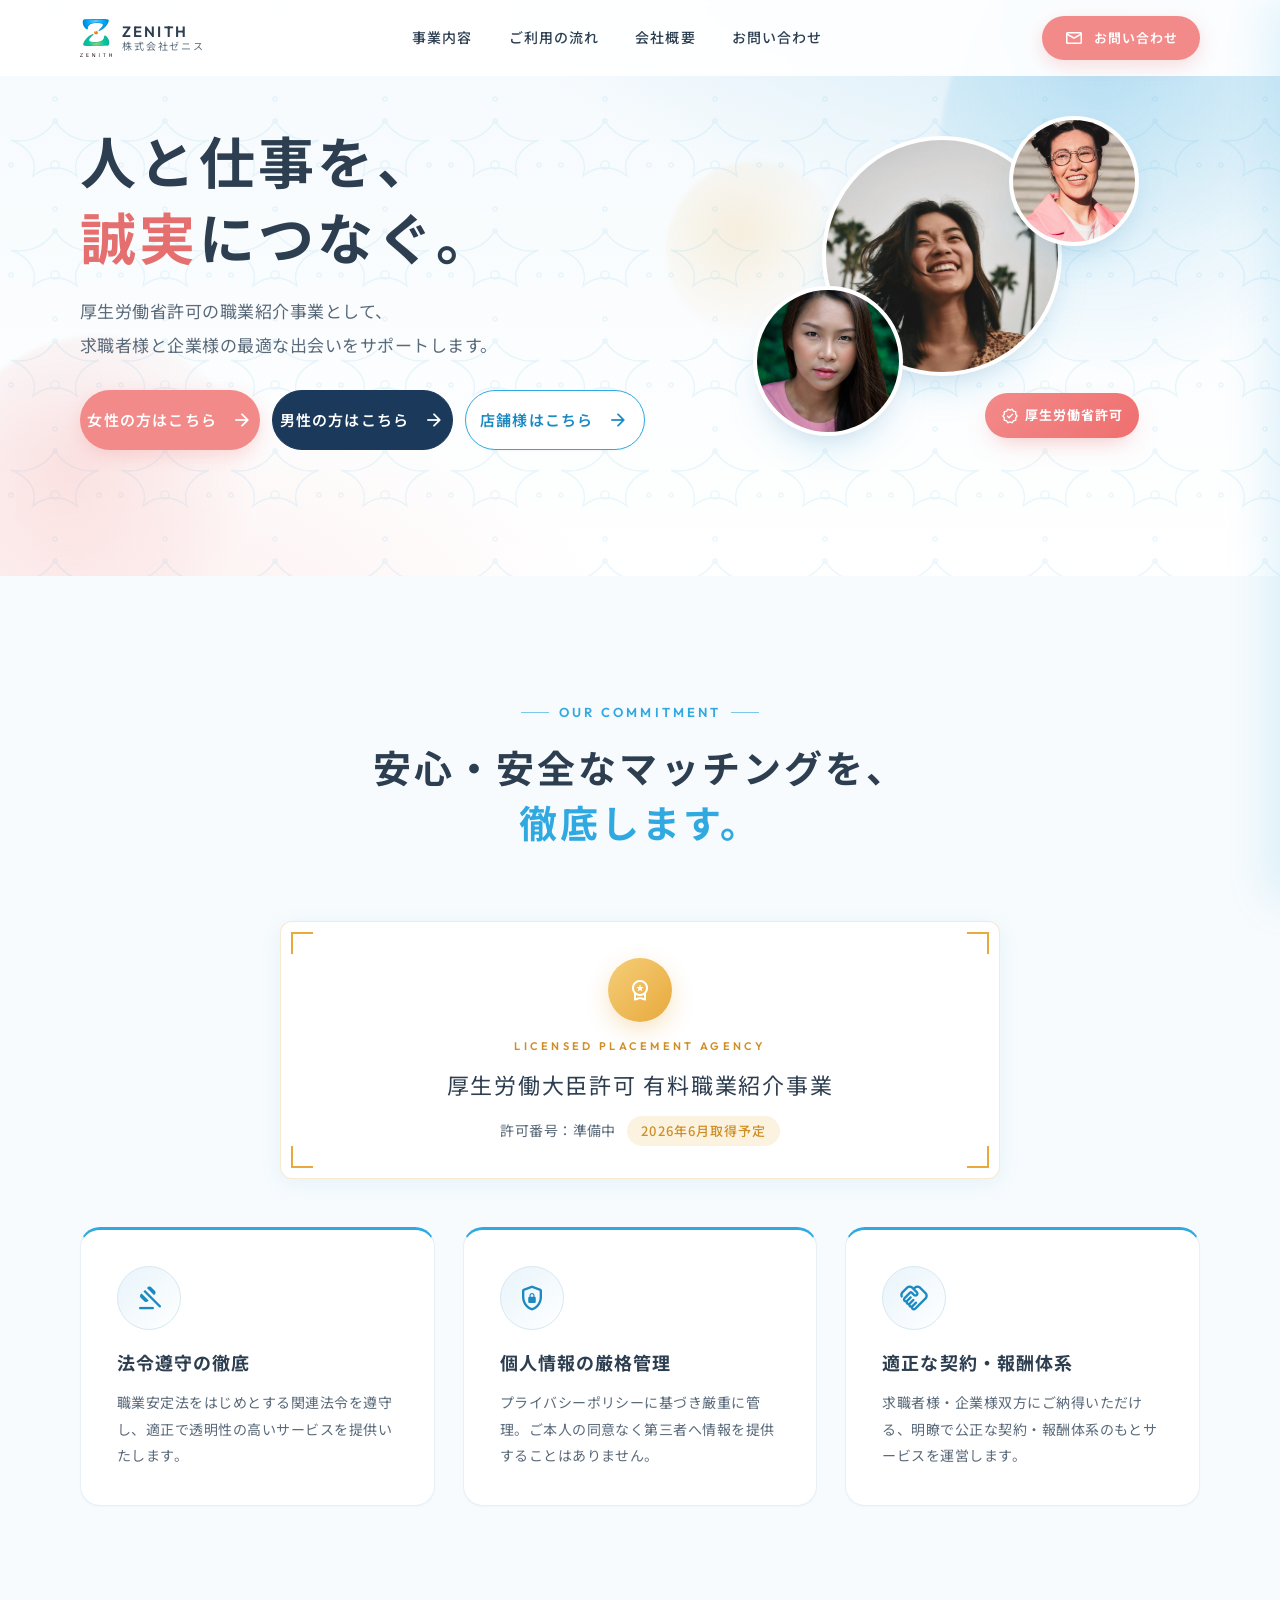
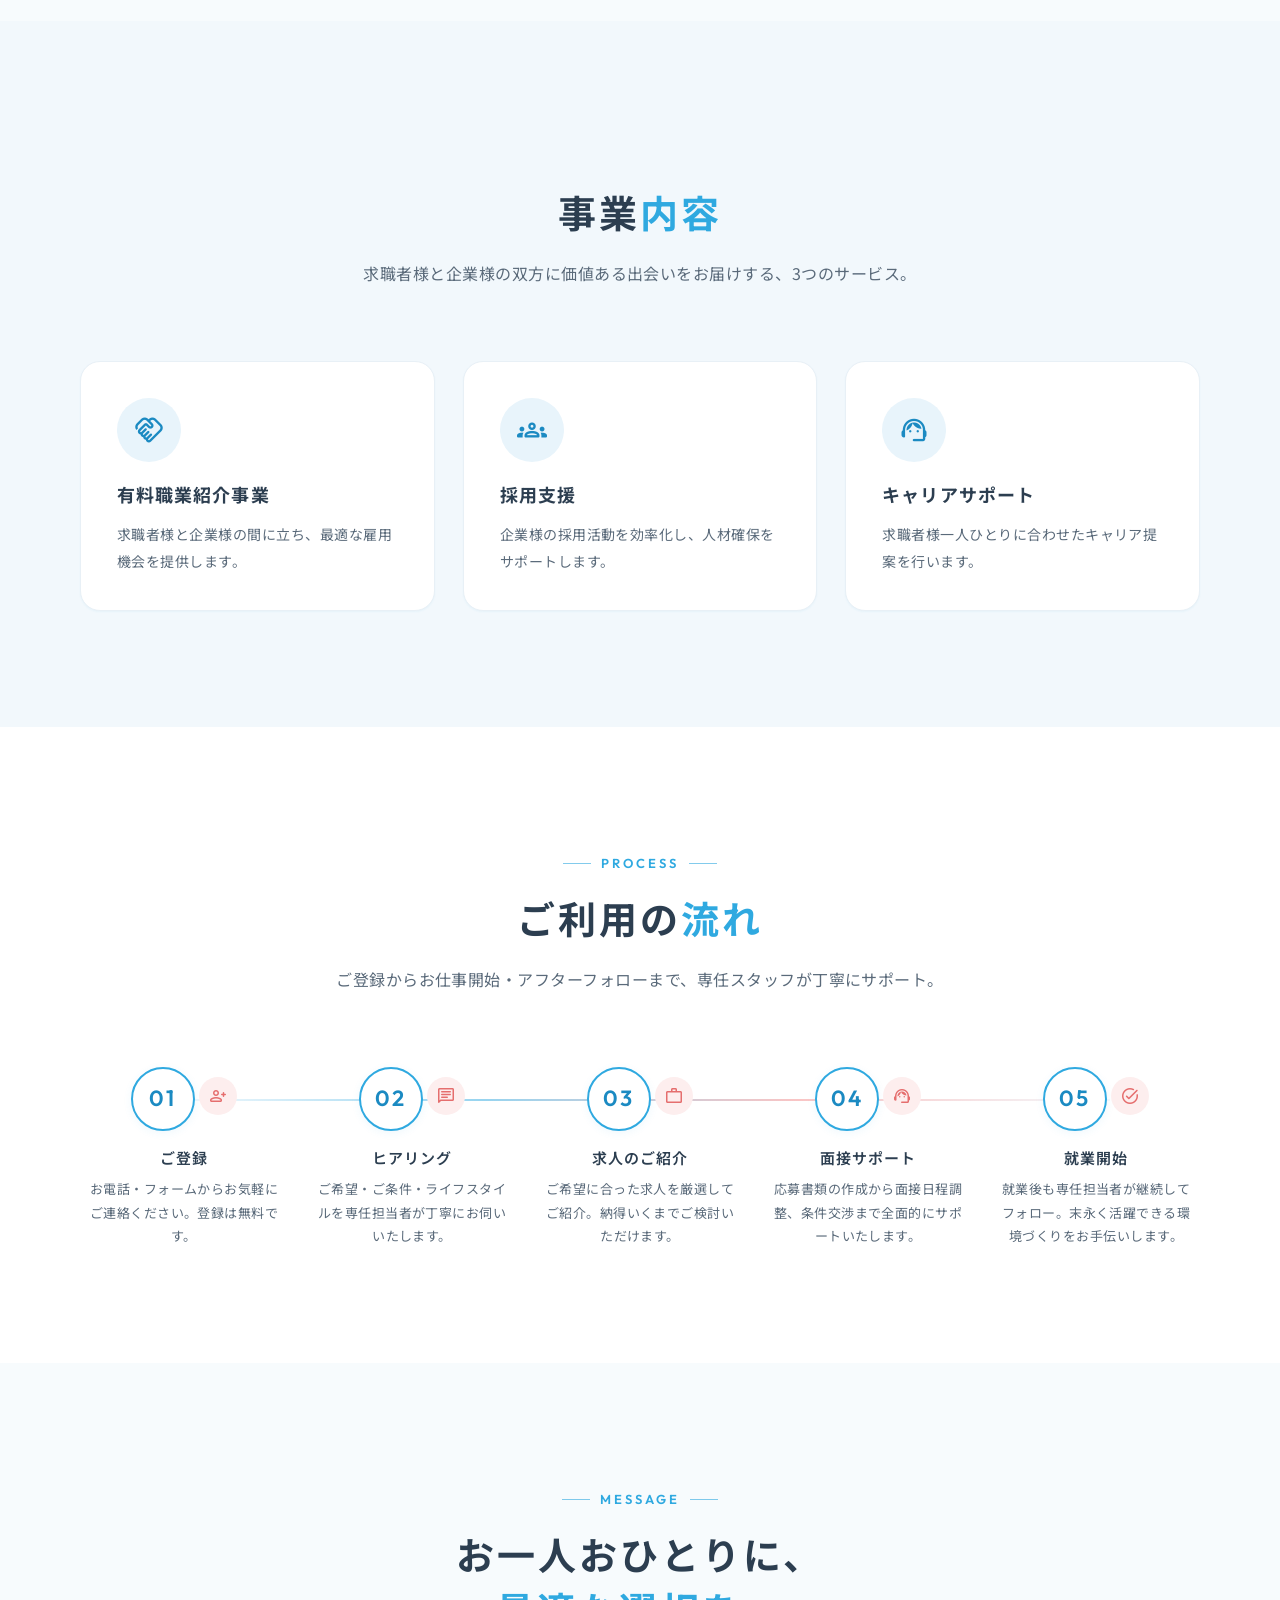
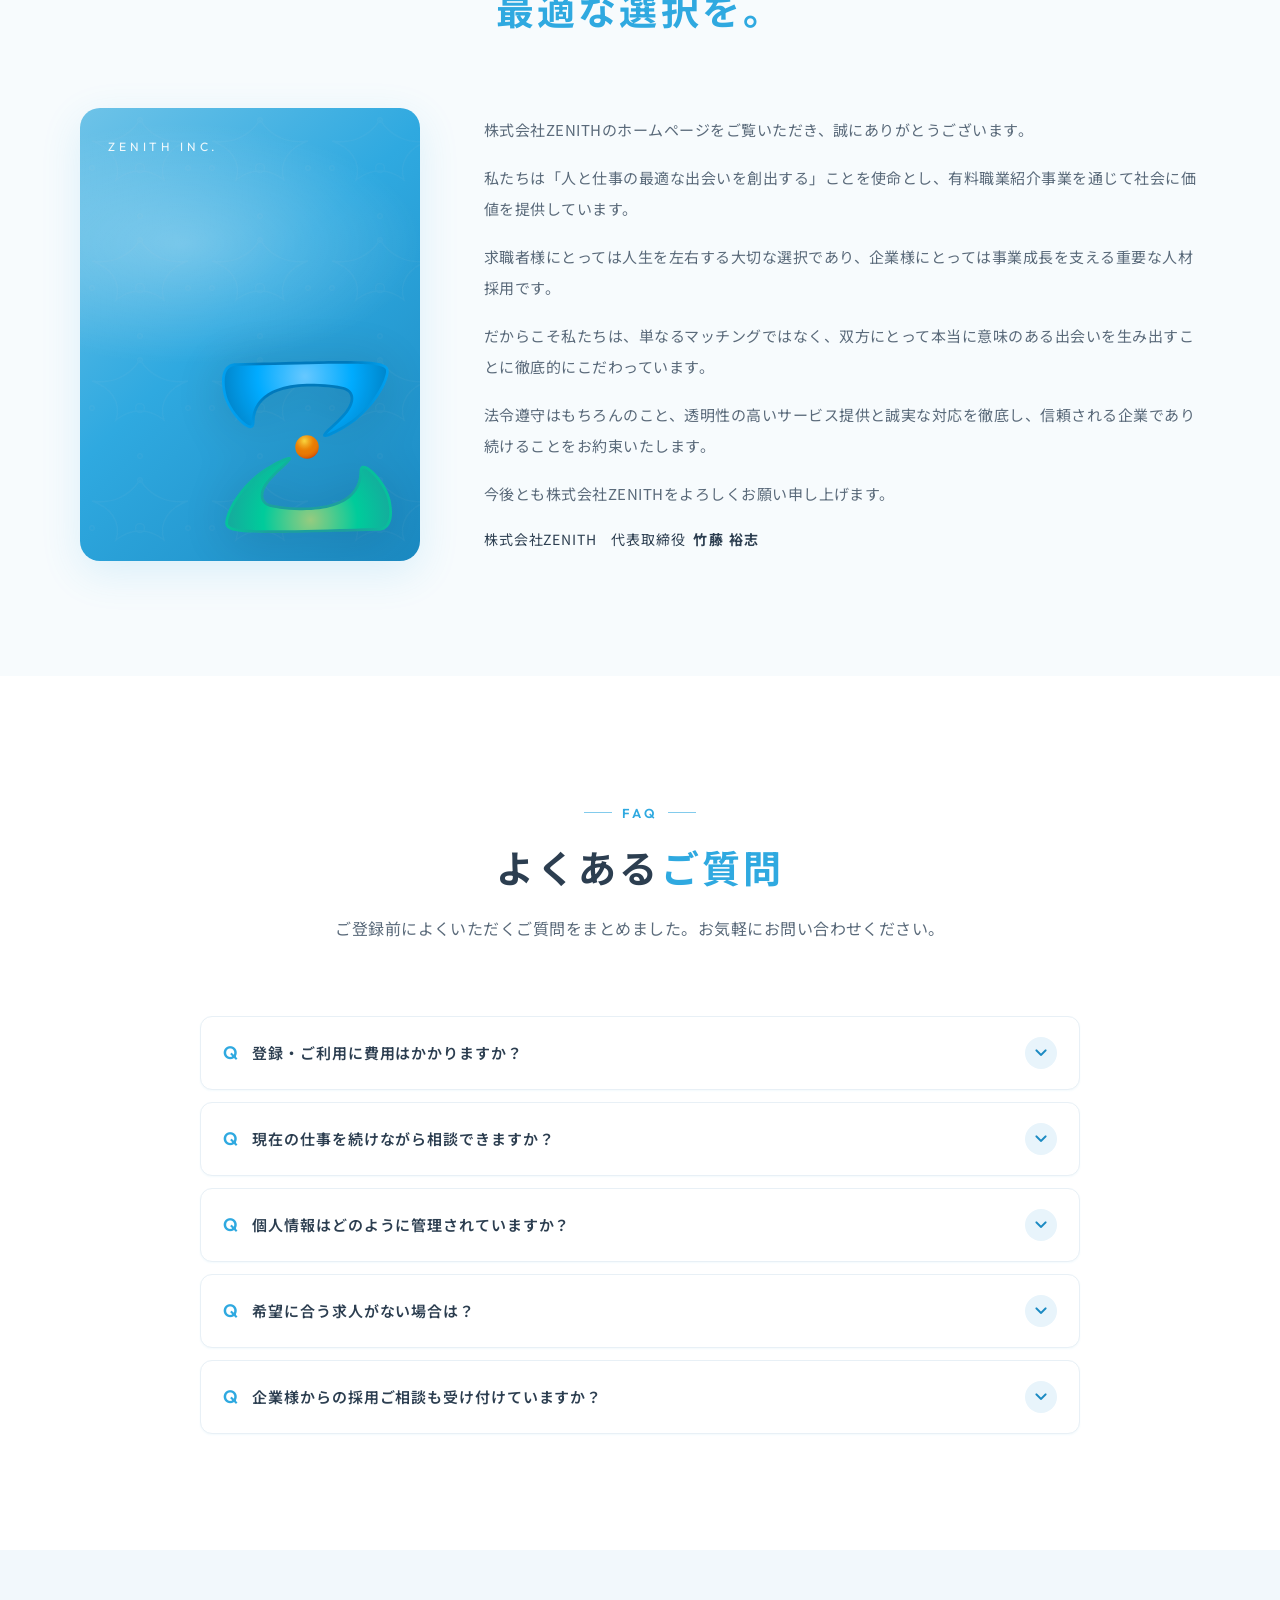
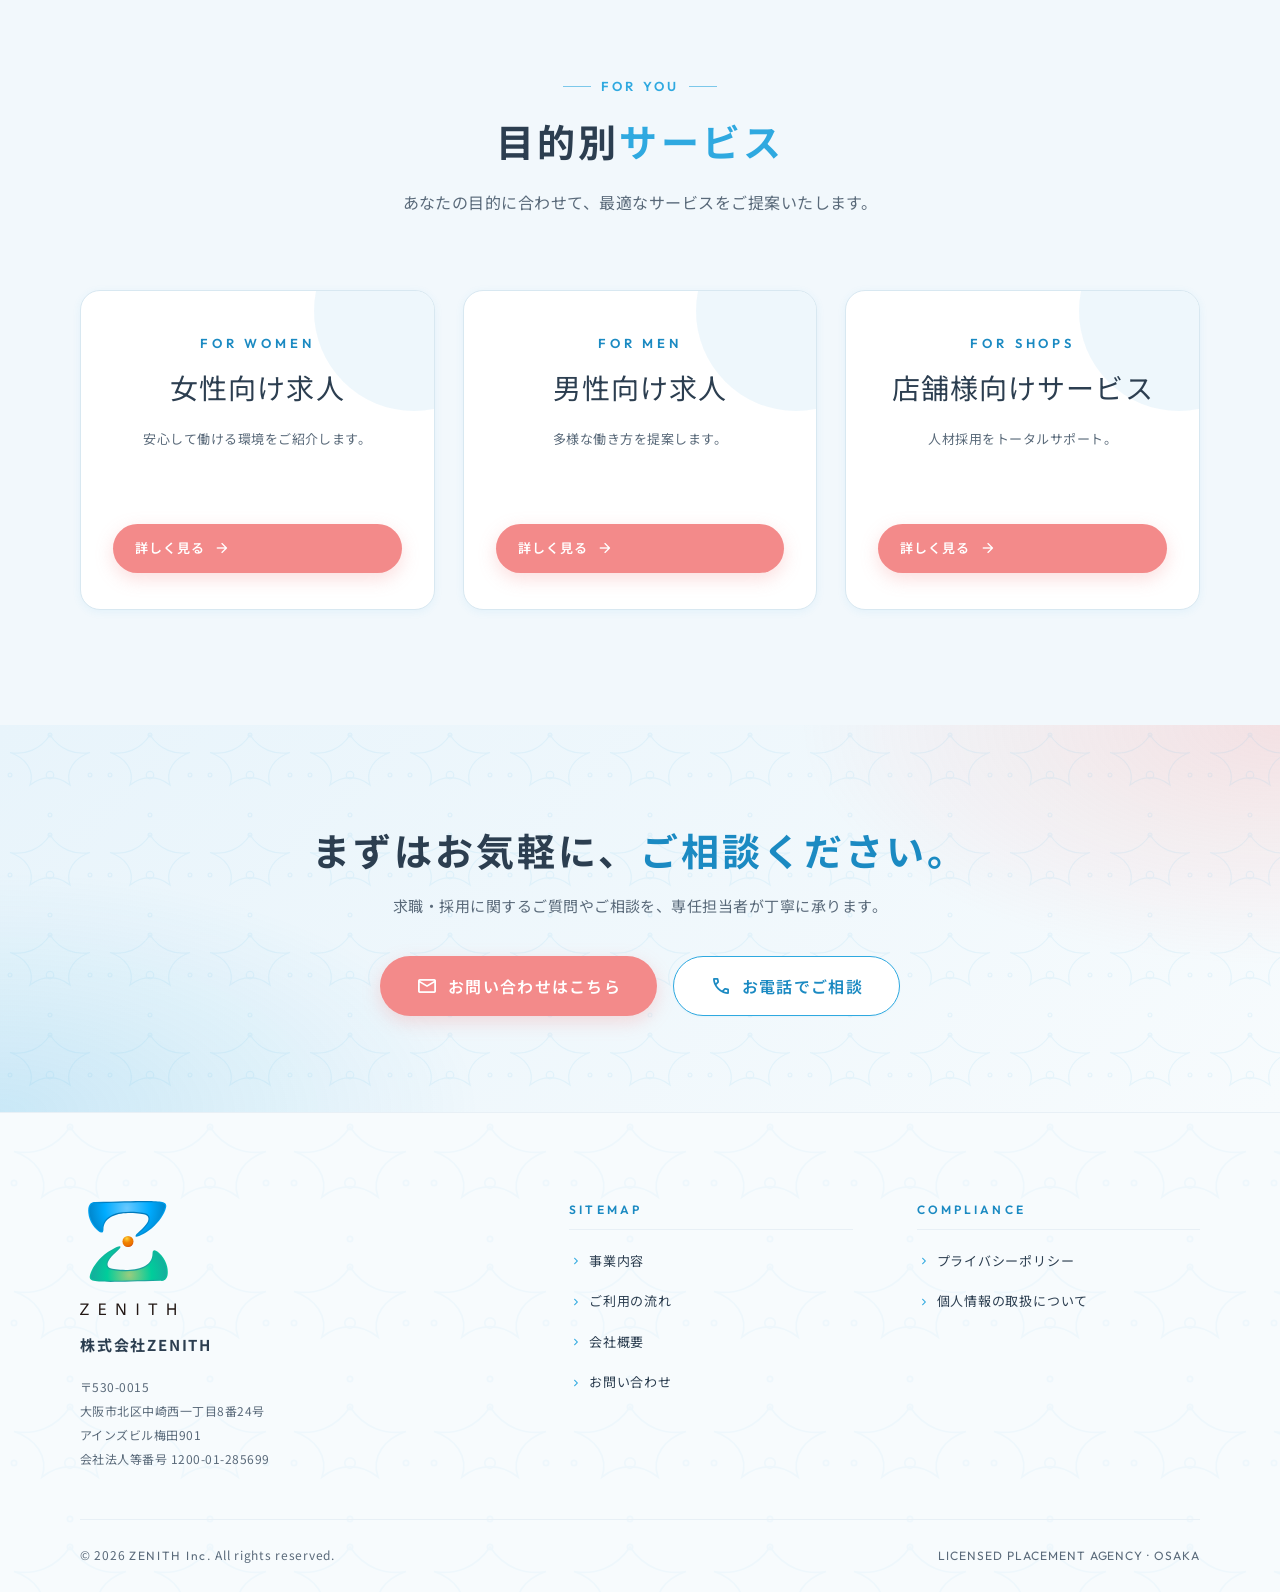
<file: index.html>
<!DOCTYPE html>
<html lang="ja">
<head>
<meta charset="UTF-8" />
<meta name="viewport" content="width=device-width, initial-scale=1.0" />
<meta name="format-detection" content="telephone=no" />
<title>株式会社ZENITH｜人と仕事を、誠実につなぐ｜有料職業紹介事業</title>
<meta name="description" content="株式会社ZENITHは厚生労働省許可の有料職業紹介事業として、求職者様と企業様の最適な出会いをサポートします。法令遵守・個人情報厳守・適正な契約体系のもと、誠実なマッチングを徹底します。" />
<meta name="keywords" content="職業紹介,有料職業紹介,求人,採用,キャリア,大阪,ZENITH" />

<!-- OGP -->
<meta property="og:type" content="website" />
<meta property="og:title" content="株式会社ZENITH｜人と仕事を、誠実につなぐ。" />
<meta property="og:description" content="厚生労働省許可の職業紹介事業として、求職者様と企業様の最適な出会いをサポートします。" />
<meta property="og:site_name" content="株式会社ZENITH" />
<meta name="theme-color" content="#2FA9E0" />

<!-- Fonts -->
<link rel="preconnect" href="https://fonts.googleapis.com" />
<link rel="preconnect" href="https://fonts.gstatic.com" crossorigin />
<link href="https://fonts.googleapis.com/css2?family=Noto+Sans+JP:wght@400;500;600;700&family=Outfit:wght@400;500;600;700&display=swap" rel="stylesheet" />
<link href="https://fonts.googleapis.com/css2?family=Material+Symbols+Rounded:opsz,wght,FILL,GRAD@24,400,0,0" rel="stylesheet" />

<!-- Styles -->
<link rel="stylesheet" href="css/style.css" />

<link rel="icon" href="assets/images/logo.svg" />

<!-- Page-scoped styles (photo integration) -->
<style>
  /* ==== Hero photo collage ==== */
  .hero__photos {
    position: relative;
    width: 100%;
    max-width: 420px;
    min-height: 340px;
    margin-inline: auto;
  }
  .hero__photos-main,
  .hero__photos-sub {
    position: absolute;
    border-radius: 9999px;
    overflow: hidden;
    background: #fff;
    box-shadow: 0 20px 40px -18px rgba(47,169,224,0.35), 0 8px 20px -12px rgba(243,138,138,0.25);
    border: 4px solid #fff;
  }
  .hero__photos-main {
    width: 240px; height: 240px;
    top: 20px; left: 50%;
    transform: translateX(-55%);
    z-index: 2;
  }
  .hero__photos-sub--1 {
    width: 130px; height: 130px;
    top: 0; right: 6%;
    z-index: 3;
  }
  .hero__photos-sub--2 {
    width: 150px; height: 150px;
    bottom: 6%; left: 2%;
    z-index: 3;
  }
  .hero__photos img {
    width: 100%; height: 100%;
    object-fit: cover;
    display: block;
  }
  .hero__photos-badge {
    position: absolute;
    bottom: 18px; right: 6%;
    z-index: 4;
    display: inline-flex;
    align-items: center;
    gap: 6px;
    padding: 10px 16px;
    border-radius: 9999px;
    background: linear-gradient(135deg, #F38A8A, #EF6F6F);
    color: #fff;
    font-size: 13px;
    font-weight: 700;
    letter-spacing: 0.08em;
    box-shadow: 0 10px 24px -10px rgba(243,138,138,0.6);
  }
  .hero__photos-badge .material-symbols-rounded {
    font-size: 18px;
  }
  @media (max-width: 1024px) {
    .hero__photos { max-width: 360px; }
  }
  @media (max-width: 768px) {
    .hero__photos { min-height: 300px; max-width: 320px; }
    .hero__photos-main { width: 200px; height: 200px; }
    .hero__photos-sub--1 { width: 110px; height: 110px; }
    .hero__photos-sub--2 { width: 120px; height: 120px; }
  }

  /* ==== Service card thumbnails ==== */
  .card__thumb {
    width: 100%;
    height: 140px;
    overflow: hidden;
    border-radius: 14px;
    margin-bottom: 18px;
    position: relative;
  }
  .card__thumb img {
    width: 100%; height: 100%;
    object-fit: cover;
    display: block;
    transition: transform 500ms cubic-bezier(0.22,0.61,0.36,1);
  }
  .card:hover .card__thumb img { transform: scale(1.04); }
  .card__thumb::after {
    content: '';
    position: absolute; inset: 0;
    background: linear-gradient(180deg, rgba(255,255,255,0) 55%, rgba(47,169,224,0.08) 100%);
    pointer-events: none;
  }

  /* ==== Hero 3-CTA layout ==== */
  .hero__ctas--triple {
    display: grid;
    grid-template-columns: repeat(3, minmax(0, 1fr));
    gap: 12px;
  }
  .hero__ctas--triple .btn {
    width: 100%;
    justify-content: center;
    align-items: center;
    gap: 14px;
    padding: 18px 28px;
    font-size: 15px;
  }
  .btn__arrow {
    font-size: 18px;
    transition: transform 280ms cubic-bezier(0.22,0.61,0.36,1);
  }
  .btn:hover .btn__arrow { transform: translateX(3px); }
  @media (max-width: 1024px) {
    .hero__ctas--triple { grid-template-columns: 1fr; max-width: 360px; }
  }

  /* ==== Navy button variant (for 男性の方はこちら) ==== */
  .btn--navy {
    background: #1B3A5B;
    color: #fff;
    border: 1px solid #1B3A5B;
  }
  .btn--navy:hover {
    background: #27507A;
    border-color: #27507A;
    transform: translateY(-1px);
  }

  /* ==== 目的別サービス cards: balance heights & fix title wrapping ==== */
  #targets .grid--3 {
    align-items: stretch;
  }
  .area-card {
    display: flex;
    flex-direction: column;
    min-height: 320px;
    height: 100%;
  }
  .area-card .area-card__name {
    white-space: nowrap;
    font-size: clamp(1.4rem, 2.2vw, 1.75rem);
    letter-spacing: 0.04em;
  }
  .area-card .area-card__desc {
    flex: 1 1 auto;
  }
  .area-card .area-card__cta {
    margin-top: auto;
  }
  @media (max-width: 768px) {
    .area-card { min-height: 240px; }
    .area-card .area-card__name { white-space: normal; }
  }
</style>
</head>
<body>

<!-- =========================================================================
     Navbar
     ========================================================================= -->
<header class="navbar" role="banner">
  <div class="container navbar__inner">
    <a href="index.html" class="navbar__brand" aria-label="株式会社ZENITH トップページ">
      <img src="assets/images/logo.svg" alt="株式会社ZENITH" class="navbar__logo-img" />
      <span class="navbar__wordmark">
        <span class="navbar__wordmark-en">ZENITH</span>
        <span class="navbar__wordmark-jp">株式会社ゼニス</span>
      </span>
    </a>

    <nav class="navbar__menu" aria-label="メインナビゲーション">
      <a href="#services" class="navbar__link">事業内容</a>
      <a href="#flow" class="navbar__link">ご利用の流れ</a>
      <a href="company.html" class="navbar__link">会社概要</a>
      <a href="contact.html" class="navbar__link">お問い合わせ</a>
    </nav>

    <a href="contact.html" class="btn btn--primary navbar__cta">
      <span class="material-symbols-rounded" aria-hidden="true">mail</span>
      お問い合わせ
    </a>

    <button class="hamburger" type="button" aria-label="メニューを開く" aria-expanded="false" aria-controls="drawer">
      <span class="hamburger__box" aria-hidden="true">
        <span class="hamburger__line"></span>
        <span class="hamburger__line"></span>
        <span class="hamburger__line"></span>
      </span>
    </button>
  </div>
</header>

<!-- Drawer (mobile) -->
<div class="drawer-backdrop" aria-hidden="true"></div>
<aside id="drawer" class="drawer" aria-label="モバイルメニュー">
  <div class="drawer__head">
    <span class="navbar__wordmark">
      <span class="navbar__wordmark-en">ZENITH</span>
      <span class="navbar__wordmark-jp">株式会社ゼニス</span>
    </span>
    <button class="drawer__close" type="button" aria-label="メニューを閉じる">
      <span class="material-symbols-rounded">close</span>
    </button>
  </div>
  <nav class="drawer__menu" aria-label="モバイルナビゲーション">
    <a href="#services" class="drawer__link"><span class="material-symbols-rounded">business_center</span>事業内容</a>
    <a href="#flow" class="drawer__link"><span class="material-symbols-rounded">timeline</span>ご利用の流れ</a>
    <a href="company.html" class="drawer__link"><span class="material-symbols-rounded">apartment</span>会社概要</a>
    <a href="contact.html" class="drawer__link"><span class="material-symbols-rounded">mail</span>お問い合わせ</a>
  </nav>
  <a href="contact.html" class="btn btn--primary btn--block drawer__cta">
    <span class="material-symbols-rounded" aria-hidden="true">mail</span>
    お問い合わせ
  </a>
</aside>

<main id="main">

<!-- =========================================================================
     Hero
     ========================================================================= -->
<section class="hero" aria-label="メインビジュアル">
  <div class="hero__blob hero__blob--1" aria-hidden="true"></div>
  <div class="hero__blob hero__blob--2" aria-hidden="true"></div>
  <div class="hero__blob hero__blob--3" aria-hidden="true"></div>

  <div class="container hero__inner">
    <div class="hero__content">
      <div class="hero__slider">
        <div class="hero__slide is-active">
          <h1 class="hero__title reveal reveal--delay-1">
            人と仕事を、<br />
            <span class="accent-coral">誠実</span>につなぐ。
          </h1>
          <p class="hero__sub reveal reveal--delay-2">
            厚生労働省許可の職業紹介事業として、<br />
            求職者様と企業様の最適な出会いをサポートします。
          </p>

          <div class="hero__ctas hero__ctas--triple reveal reveal--delay-3">
            <a href="cast.html" class="btn btn--primary btn--lg">
              <span>女性の方はこちら</span>
              <span class="material-symbols-rounded btn__arrow" aria-hidden="true">arrow_forward</span>
            </a>
            <a href="men.html" class="btn btn--navy btn--lg">
              <span>男性の方はこちら</span>
              <span class="material-symbols-rounded btn__arrow" aria-hidden="true">arrow_forward</span>
            </a>
            <a href="clients.html" class="btn btn--outline btn--lg">
              <span>店舗様はこちら</span>
              <span class="material-symbols-rounded btn__arrow" aria-hidden="true">arrow_forward</span>
            </a>
          </div>
        </div>
      </div>
    </div>

    <div class="hero__cert reveal reveal--delay-2">
      <div class="hero__photos" aria-hidden="false">
        <div class="hero__photos-main">
          <img src="assets/images/people/staff-smile-01.jpg" alt="笑顔で相談を受けるZENITHのスタッフ" loading="eager" />
        </div>
        <div class="hero__photos-sub hero__photos-sub--1">
          <img src="assets/images/people/portrait-casual-01.jpg" alt="カジュアルな雰囲気の女性スタッフ" loading="eager" />
        </div>
        <div class="hero__photos-sub hero__photos-sub--2">
          <img src="assets/images/people/portrait-japanese.jpg" alt="親しみやすい担当者" loading="eager" />
        </div>
        <span class="hero__photos-badge">
          <span class="material-symbols-rounded" aria-hidden="true">verified</span>
          厚生労働省許可
        </span>
      </div>
    </div>
  </div>
</section>

<!-- =========================================================================
     ② 信頼（許可情報＋3本柱）
     ========================================================================= -->
<section class="section section--alt" id="trust" aria-labelledby="trust-title">
  <div class="container">
    <header class="section__header">
      <span class="section__eyebrow reveal">Our Commitment</span>
      <h2 id="trust-title" class="section__title reveal reveal--delay-1">
        安心・安全なマッチングを、<br /><span>徹底します。</span>
      </h2>
    </header>

    <div class="cert-card reveal reveal--delay-2" style="max-width:720px; margin:0 auto 48px;">
      <span class="cert-corner cert-corner--bl" aria-hidden="true"></span>
      <span class="cert-corner cert-corner--br" aria-hidden="true"></span>
      <div class="cert-card__icon"><span class="material-symbols-rounded">workspace_premium</span></div>
      <div class="cert-card__eyebrow en">Licensed Placement Agency</div>
      <div class="cert-card__title">厚生労働大臣許可 有料職業紹介事業</div>
      <p class="cert-card__body">
        許可番号：<span>準備中</span>
        <span class="chip chip--gold" style="margin-left:8px;">2026年6月取得予定</span>
      </p>
    </div>

    <div class="grid grid--3">
      <article class="card card--trust reveal">
        <div class="card__icon"><span class="material-symbols-rounded">gavel</span></div>
        <h3 class="card__title">法令遵守の徹底</h3>
        <p class="card__body">職業安定法をはじめとする関連法令を遵守し、適正で透明性の高いサービスを提供いたします。</p>
      </article>

      <article class="card card--trust reveal reveal--delay-1">
        <div class="card__icon"><span class="material-symbols-rounded">shield_lock</span></div>
        <h3 class="card__title">個人情報の厳格管理</h3>
        <p class="card__body">プライバシーポリシーに基づき厳重に管理。ご本人の同意なく第三者へ情報を提供することはありません。</p>
      </article>

      <article class="card card--trust reveal reveal--delay-2">
        <div class="card__icon"><span class="material-symbols-rounded">handshake</span></div>
        <h3 class="card__title">適正な契約・報酬体系</h3>
        <p class="card__body">求職者様・企業様双方にご納得いただける、明瞭で公正な契約・報酬体系のもとサービスを運営します。</p>
      </article>
    </div>
  </div>
</section>

<!-- =========================================================================
     ③ 事業内容
     ========================================================================= -->
<section class="section section--tint" id="services" aria-labelledby="services-title">
  <div class="container">
    <header class="section__header">
      <span class="section__eyebrow reveal">Services</span>
      <h2 id="services-title" class="section__title reveal reveal--delay-1">
        事業<span>内容</span>
      </h2>
      <p class="section__lead reveal reveal--delay-2">
        求職者様と企業様の双方に価値ある出会いをお届けする、3つのサービス。
      </p>
    </header>

    <div class="grid grid--3">
      <article class="card reveal">
        <div class="card__icon"><span class="material-symbols-rounded">handshake</span></div>
        <h3 class="card__title">有料職業紹介事業</h3>
        <p class="card__body">求職者様と企業様の間に立ち、最適な雇用機会を提供します。</p>
      </article>

      <article class="card reveal reveal--delay-1">
        <div class="card__icon"><span class="material-symbols-rounded">groups</span></div>
        <h3 class="card__title">採用支援</h3>
        <p class="card__body">企業様の採用活動を効率化し、人材確保をサポートします。</p>
      </article>

      <article class="card reveal reveal--delay-2">
        <div class="card__icon"><span class="material-symbols-rounded">support_agent</span></div>
        <h3 class="card__title">キャリアサポート</h3>
        <p class="card__body">求職者様一人ひとりに合わせたキャリア提案を行います。</p>
      </article>
    </div>
  </div>
</section>

<!-- =========================================================================
     ⑤ ご利用の流れ
     ========================================================================= -->
<section class="section" id="flow" aria-labelledby="flow-title">
  <div class="container">
    <header class="section__header">
      <span class="section__eyebrow reveal">Process</span>
      <h2 id="flow-title" class="section__title reveal reveal--delay-1">
        ご利用の<span>流れ</span>
      </h2>
      <p class="section__lead reveal reveal--delay-2">
        ご登録からお仕事開始・アフターフォローまで、専任スタッフが丁寧にサポート。
      </p>
    </header>

    <ol class="step-flow">
      <li class="step reveal">
        <div class="step__num en">01</div>
        <div class="step__icon"><span class="material-symbols-rounded">person_add</span></div>
        <h3 class="step__title">ご登録</h3>
        <p class="step__body">お電話・フォームからお気軽にご連絡ください。登録は無料です。</p>
      </li>
      <li class="step reveal reveal--delay-1">
        <div class="step__num en">02</div>
        <div class="step__icon"><span class="material-symbols-rounded">chat</span></div>
        <h3 class="step__title">ヒアリング</h3>
        <p class="step__body">ご希望・ご条件・ライフスタイルを専任担当者が丁寧にお伺いいたします。</p>
      </li>
      <li class="step reveal reveal--delay-2">
        <div class="step__num en">03</div>
        <div class="step__icon"><span class="material-symbols-rounded">work</span></div>
        <h3 class="step__title">求人のご紹介</h3>
        <p class="step__body">ご希望に合った求人を厳選してご紹介。納得いくまでご検討いただけます。</p>
      </li>
      <li class="step reveal reveal--delay-3">
        <div class="step__num en">04</div>
        <div class="step__icon"><span class="material-symbols-rounded">support_agent</span></div>
        <h3 class="step__title">面接サポート</h3>
        <p class="step__body">応募書類の作成から面接日程調整、条件交渉まで全面的にサポートいたします。</p>
      </li>
      <li class="step reveal reveal--delay-4">
        <div class="step__num en">05</div>
        <div class="step__icon"><span class="material-symbols-rounded">task_alt</span></div>
        <h3 class="step__title">就業開始</h3>
        <p class="step__body">就業後も専任担当者が継続してフォロー。末永く活躍できる環境づくりをお手伝いします。</p>
      </li>
    </ol>
  </div>
</section>

<!-- =========================================================================
     ⑥ 代表挨拶
     ========================================================================= -->
<section class="section section--alt" id="message" aria-labelledby="message-title">
  <div class="container">
    <header class="section__header">
      <span class="section__eyebrow reveal">Message</span>
      <h2 id="message-title" class="section__title reveal reveal--delay-1">
        お一人おひとりに、<br /><span>最適な選択を。</span>
      </h2>
    </header>

    <div class="message">
      <div class="message__monogram reveal">
        <span class="message__monogram-tag">ZENITH Inc.</span>
        <img src="assets/images/logo-mark.svg" alt="" class="message__monogram-z" aria-hidden="true" />
      </div>
      <div class="message__body reveal reveal--delay-1">
        <p>株式会社ZENITHのホームページをご覧いただき、誠にありがとうございます。</p>
        <p>私たちは「人と仕事の最適な出会いを創出する」ことを使命とし、有料職業紹介事業を通じて社会に価値を提供しています。</p>
        <p>求職者様にとっては人生を左右する大切な選択であり、企業様にとっては事業成長を支える重要な人材採用です。</p>
        <p>だからこそ私たちは、単なるマッチングではなく、双方にとって本当に意味のある出会いを生み出すことに徹底的にこだわっています。</p>
        <p>法令遵守はもちろんのこと、透明性の高いサービス提供と誠実な対応を徹底し、信頼される企業であり続けることをお約束いたします。</p>
        <p>今後とも株式会社ZENITHをよろしくお願い申し上げます。</p>
        <p class="message__sign">
          株式会社ZENITH　代表取締役<strong>竹藤 裕志</strong>
        </p>
      </div>
    </div>
  </div>
</section>

<!-- =========================================================================
     ⑦ FAQ
     ========================================================================= -->
<section class="section" id="faq" aria-labelledby="faq-title">
  <div class="container container--narrow">
    <header class="section__header">
      <span class="section__eyebrow reveal">FAQ</span>
      <h2 id="faq-title" class="section__title reveal reveal--delay-1">
        よくある<span>ご質問</span>
      </h2>
      <p class="section__lead reveal reveal--delay-2">
        ご登録前によくいただくご質問をまとめました。お気軽にお問い合わせください。
      </p>
    </header>

    <div class="accordion" role="list">
      <div class="accordion__item reveal" role="listitem">
        <button type="button" class="accordion__head" aria-expanded="false">
          <span class="accordion__q en">Q</span>
          <span class="accordion__title">登録・ご利用に費用はかかりますか？</span>
          <span class="accordion__toggle" aria-hidden="true"><span class="material-symbols-rounded">expand_more</span></span>
        </button>
        <div class="accordion__body">
          <div class="accordion__body-inner">
            <span class="accordion__a en">A</span>
            <p>求職者様は完全無料でご利用いただけます。ご登録からご就業まで費用をご請求することは一切ございません。</p>
          </div>
        </div>
      </div>

      <div class="accordion__item reveal" role="listitem">
        <button type="button" class="accordion__head" aria-expanded="false">
          <span class="accordion__q en">Q</span>
          <span class="accordion__title">現在の仕事を続けながら相談できますか？</span>
          <span class="accordion__toggle" aria-hidden="true"><span class="material-symbols-rounded">expand_more</span></span>
        </button>
        <div class="accordion__body">
          <div class="accordion__body-inner">
            <span class="accordion__a en">A</span>
            <p>もちろん可能です。ご都合の良い時間帯にオンライン・対面どちらでもご相談を承ります。在職中であることは現職への配慮を徹底してお預かりいたします。</p>
          </div>
        </div>
      </div>

      <div class="accordion__item reveal" role="listitem">
        <button type="button" class="accordion__head" aria-expanded="false">
          <span class="accordion__q en">Q</span>
          <span class="accordion__title">個人情報はどのように管理されていますか？</span>
          <span class="accordion__toggle" aria-hidden="true"><span class="material-symbols-rounded">expand_more</span></span>
        </button>
        <div class="accordion__body">
          <div class="accordion__body-inner">
            <span class="accordion__a en">A</span>
            <p>プライバシーポリシーに基づき、アクセス権限を制限した環境で厳重に管理しています。ご本人の同意なく、第三者へ情報を提供することはございません。</p>
          </div>
        </div>
      </div>

      <div class="accordion__item reveal" role="listitem">
        <button type="button" class="accordion__head" aria-expanded="false">
          <span class="accordion__q en">Q</span>
          <span class="accordion__title">希望に合う求人がない場合は？</span>
          <span class="accordion__toggle" aria-hidden="true"><span class="material-symbols-rounded">expand_more</span></span>
        </button>
        <div class="accordion__body">
          <div class="accordion__body-inner">
            <span class="accordion__a en">A</span>
            <p>新着求人が入り次第、優先的にご案内いたします。また、条件の一部を見直してのご提案や、キャリアプランのご相談にも対応しておりますのでお気軽にご連絡ください。</p>
          </div>
        </div>
      </div>

      <div class="accordion__item reveal" role="listitem">
        <button type="button" class="accordion__head" aria-expanded="false">
          <span class="accordion__q en">Q</span>
          <span class="accordion__title">企業様からの採用ご相談も受け付けていますか？</span>
          <span class="accordion__toggle" aria-hidden="true"><span class="material-symbols-rounded">expand_more</span></span>
        </button>
        <div class="accordion__body">
          <div class="accordion__body-inner">
            <span class="accordion__a en">A</span>
            <p>はい。業種・業態を問わず、採用に関するご相談をお受けしております。詳しくは<a href="clients.html">店舗様向けページ</a>をご覧ください。</p>
          </div>
        </div>
      </div>
    </div>
  </div>
</section>

<!-- =========================================================================
     ⑥ 目的別サービス
     ========================================================================= -->
<section class="section section--tint" id="targets" aria-labelledby="targets-title">
  <div class="container">
    <header class="section__header">
      <span class="section__eyebrow reveal">For You</span>
      <h2 id="targets-title" class="section__title reveal reveal--delay-1">
        目的別<span>サービス</span>
      </h2>
      <p class="section__lead reveal reveal--delay-2">
        あなたの目的に合わせて、最適なサービスをご提案いたします。
      </p>
    </header>

    <div class="grid grid--3">
      <a href="cast.html" class="area-card reveal" aria-label="女性向け求人の詳細ページへ">
        <div class="area-card__en">FOR WOMEN</div>
        <div class="area-card__name">女性向け求人</div>
        <p class="area-card__desc">安心して働ける環境をご紹介します。</p>
        <span class="area-card__cta">
          詳しく見る
          <span class="material-symbols-rounded" aria-hidden="true">arrow_forward</span>
        </span>
      </a>

      <a href="men.html" class="area-card reveal reveal--delay-1" aria-label="男性向け求人の詳細ページへ">
        <div class="area-card__en">FOR MEN</div>
        <div class="area-card__name">男性向け求人</div>
        <p class="area-card__desc">多様な働き方を提案します。</p>
        <span class="area-card__cta">
          詳しく見る
          <span class="material-symbols-rounded" aria-hidden="true">arrow_forward</span>
        </span>
      </a>

      <a href="clients.html" class="area-card reveal reveal--delay-2" aria-label="店舗様向けサービスの詳細ページへ">
        <div class="area-card__en">FOR SHOPS</div>
        <div class="area-card__name">店舗様向けサービス</div>
        <p class="area-card__desc">人材採用をトータルサポート。</p>
        <span class="area-card__cta">
          詳しく見る
          <span class="material-symbols-rounded" aria-hidden="true">arrow_forward</span>
        </span>
      </a>
    </div>
  </div>
</section>

<!-- =========================================================================
     ⑨ Contact CTA
     ========================================================================= -->
<section class="contact-cta" aria-labelledby="cta-title">
  <div class="container contact-cta__inner">
    <h2 id="cta-title" class="contact-cta__title reveal">
      まずはお気軽に、<span style="color:var(--c-primary-dark);">ご相談ください。</span>
    </h2>
    <p class="contact-cta__sub reveal reveal--delay-1">求職・採用に関するご質問やご相談を、専任担当者が丁寧に承ります。</p>
    <div class="contact-cta__ctas reveal reveal--delay-2">
      <a href="contact.html" class="btn btn--primary btn--lg">
        <span class="material-symbols-rounded" aria-hidden="true">mail</span>
        お問い合わせはこちら
      </a>
      <a href="tel:0000000000" class="btn btn--outline btn--lg">
        <span class="material-symbols-rounded" aria-hidden="true">call</span>
        お電話でご相談
      </a>
    </div>
  </div>
</section>

</main>

<!-- =========================================================================
     Footer
     ========================================================================= -->
<footer class="footer" role="contentinfo">
  <div class="container footer__inner">
    <div class="footer__grid">
      <div class="footer__brand">
        <img src="assets/images/logo.svg" alt="株式会社ZENITH" class="footer__logo" />
        <div class="footer__company">株式会社ZENITH</div>
        <div class="footer__meta">
          〒530-0015<br />
          大阪市北区中崎西一丁目8番24号<br />
          アインズビル梅田901<br />
          会社法人等番号 1200-01-285699
        </div>
      </div>

      <div class="footer__col">
        <h3 class="footer__col-title">Sitemap</h3>
        <ul class="footer__links">
          <li><a href="#services" class="footer__link"><span class="material-symbols-rounded">chevron_right</span>事業内容</a></li>
          <li><a href="#flow" class="footer__link"><span class="material-symbols-rounded">chevron_right</span>ご利用の流れ</a></li>
          <li><a href="company.html" class="footer__link"><span class="material-symbols-rounded">chevron_right</span>会社概要</a></li>
          <li><a href="contact.html" class="footer__link"><span class="material-symbols-rounded">chevron_right</span>お問い合わせ</a></li>
        </ul>
      </div>

      <div class="footer__col">
        <h3 class="footer__col-title">Compliance</h3>
        <ul class="footer__links">
          <li><a href="privacy.html" class="footer__link"><span class="material-symbols-rounded">chevron_right</span>プライバシーポリシー</a></li>
          <li><a href="privacy.html#personal" class="footer__link"><span class="material-symbols-rounded">chevron_right</span>個人情報の取扱について</a></li>
        </ul>
      </div>
    </div>

    <div class="footer__bottom">
      <div class="footer__copy">© <span data-year>2026</span> <span class="en">ZENITH Inc.</span> All rights reserved.</div>
      <div class="footer__copy en">LICENSED PLACEMENT AGENCY · OSAKA</div>
    </div>
  </div>
</footer>

<!-- Back to top -->
<button class="back-to-top" type="button" aria-label="ページ上部へ戻る">
  <span class="material-symbols-rounded" aria-hidden="true">keyboard_arrow_up</span>
</button>

<script src="js/main.js" defer></script>
</body>
</html>
</file>
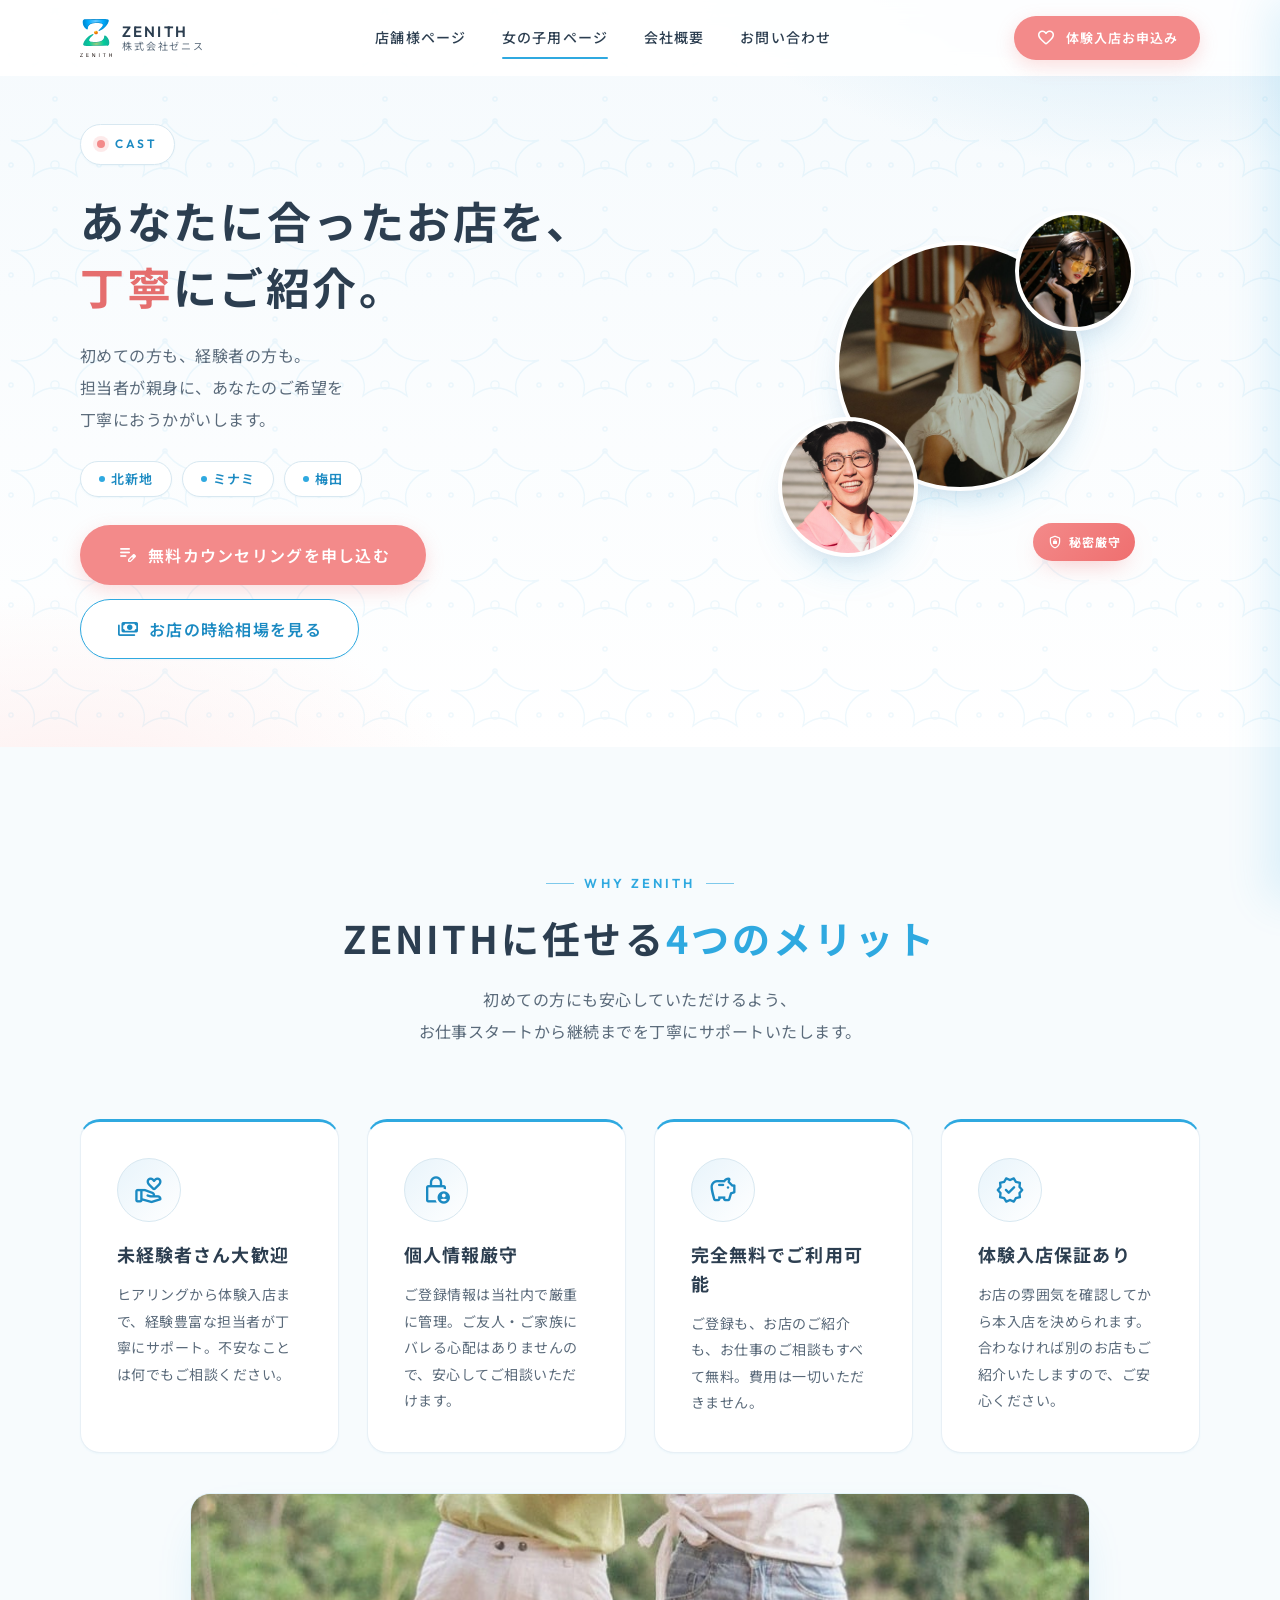
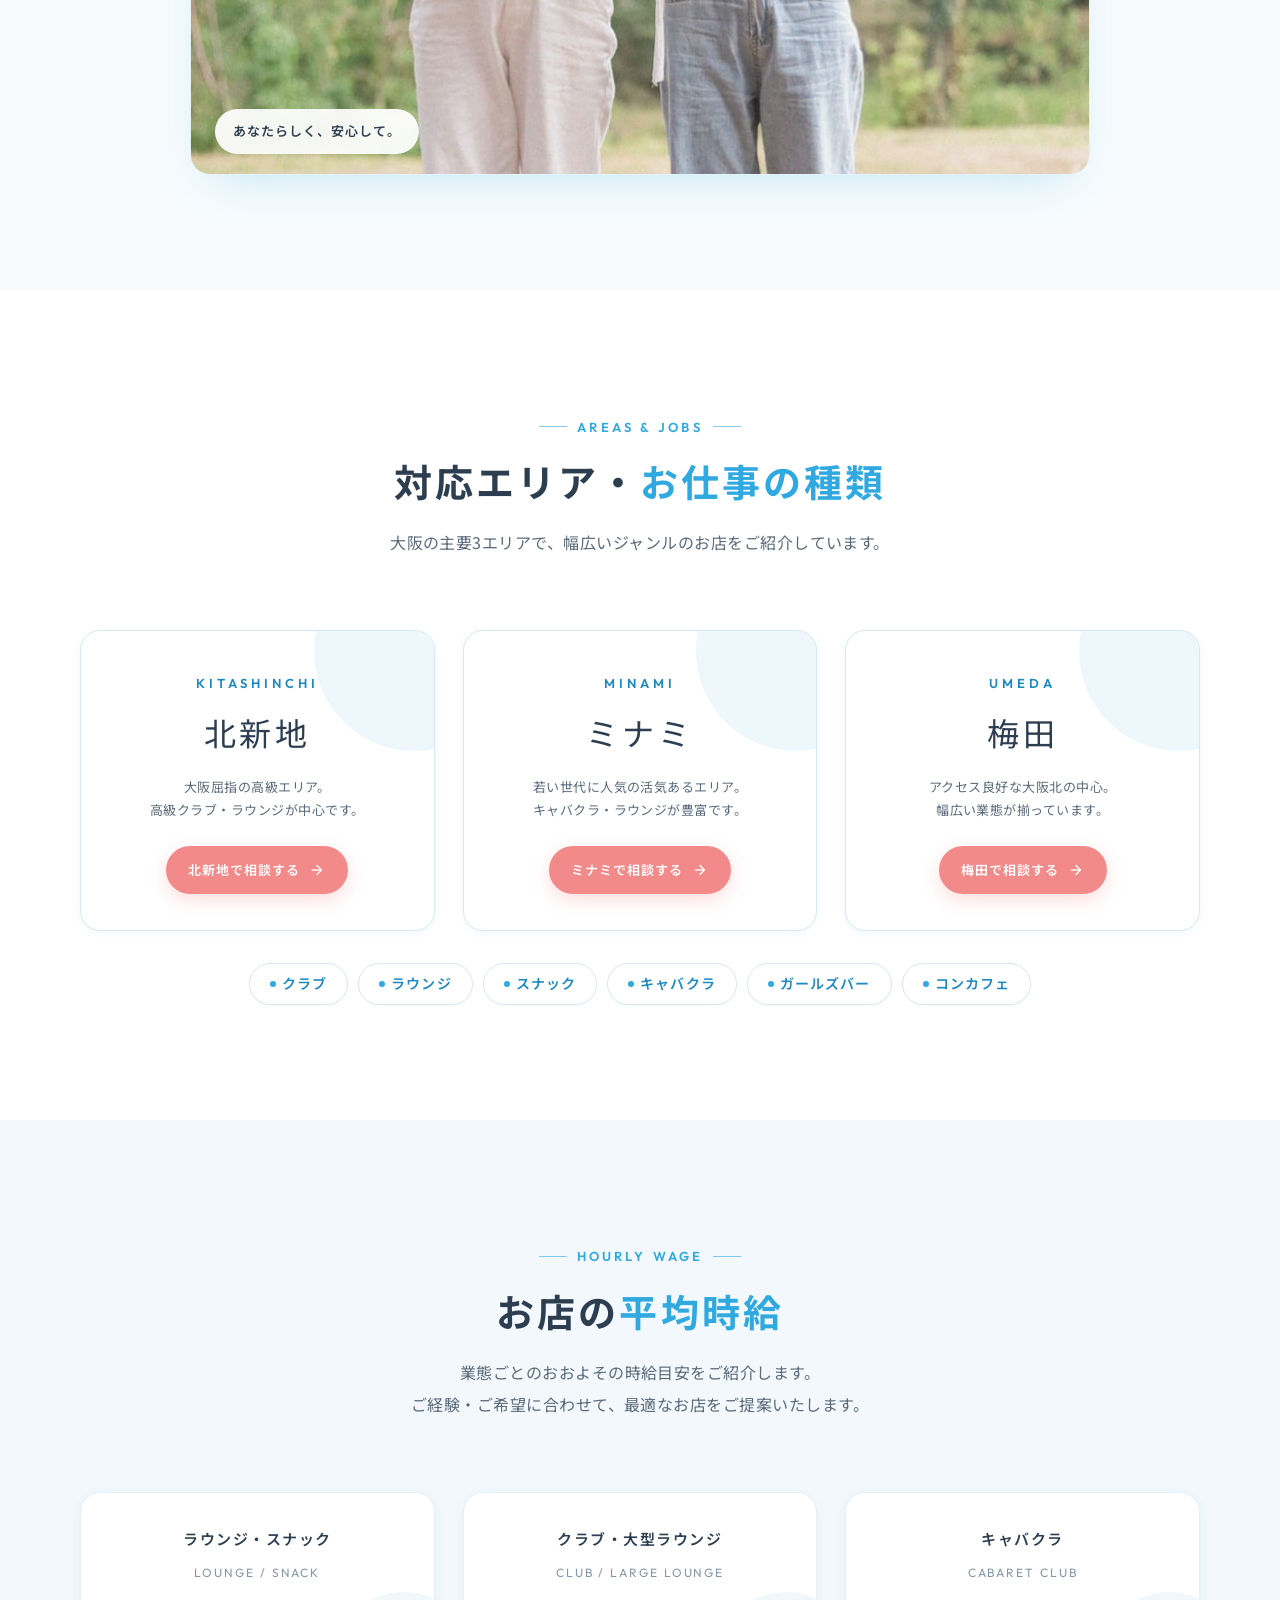
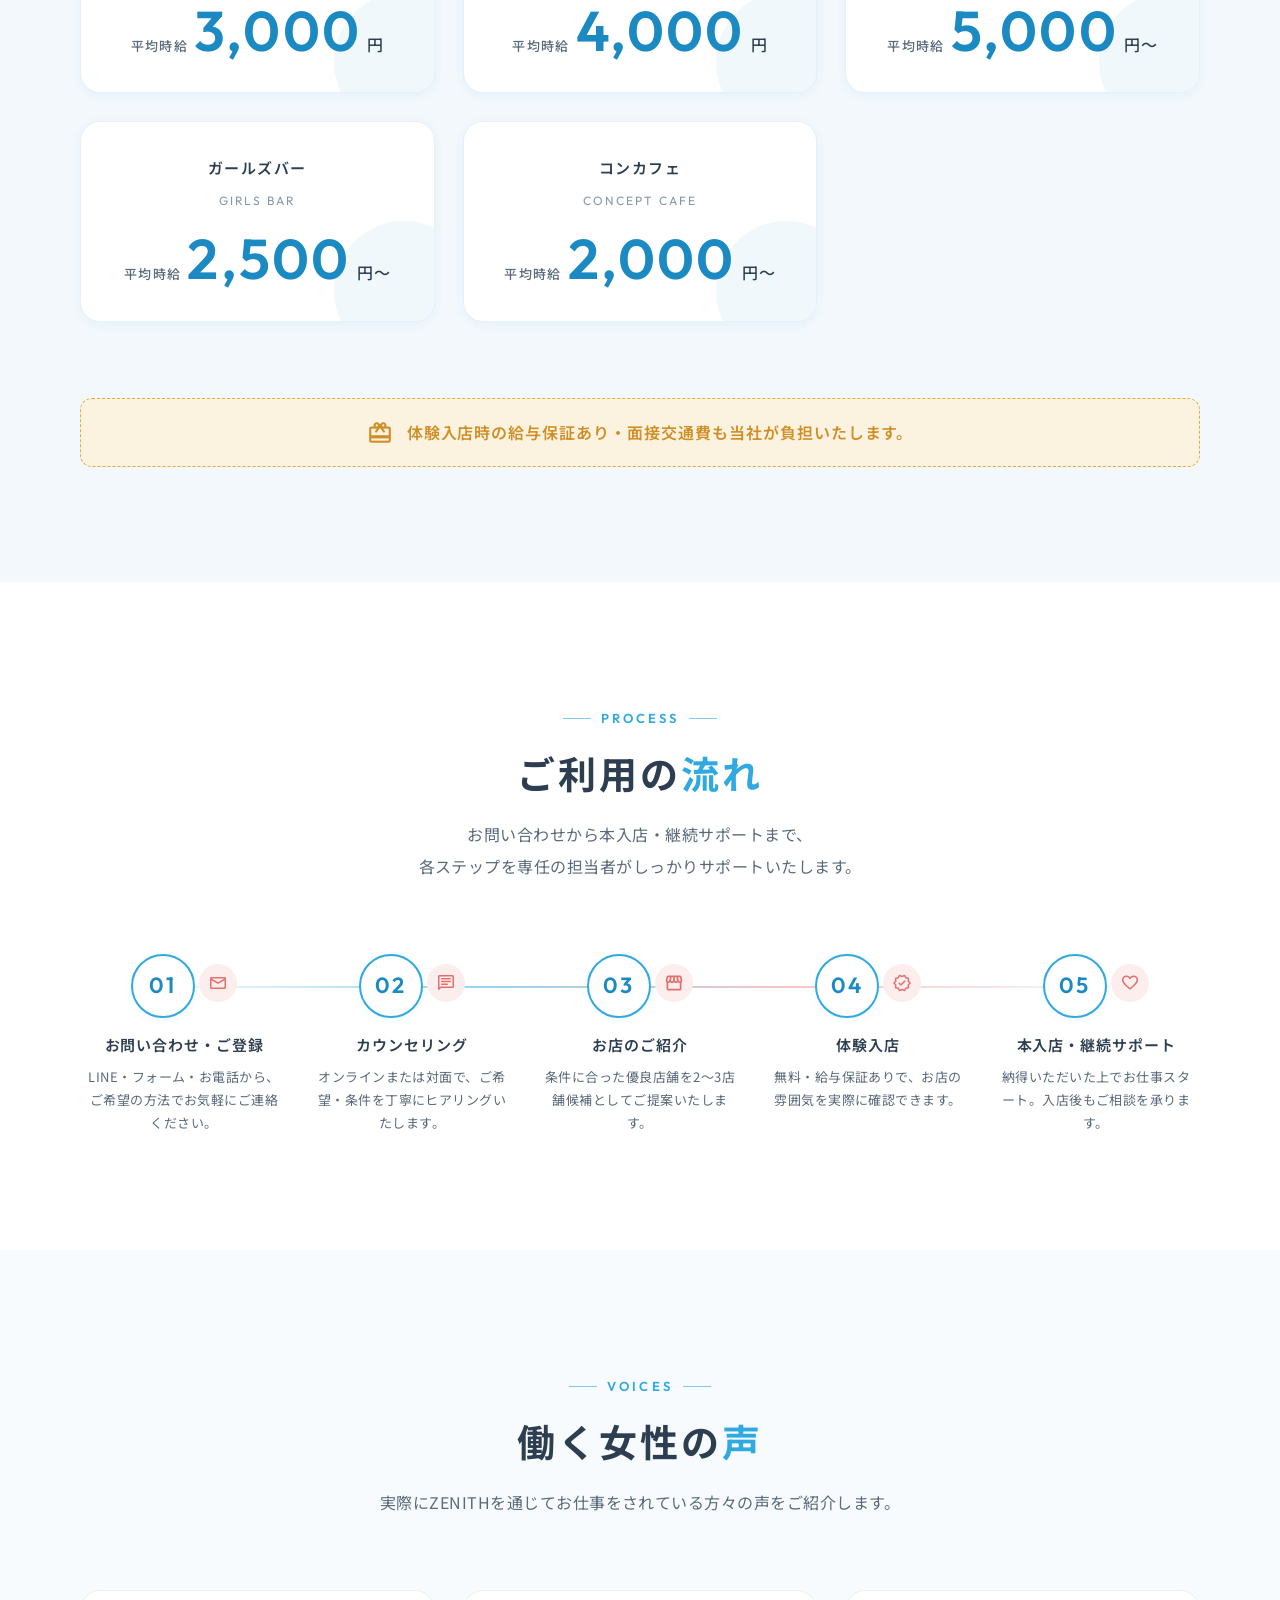
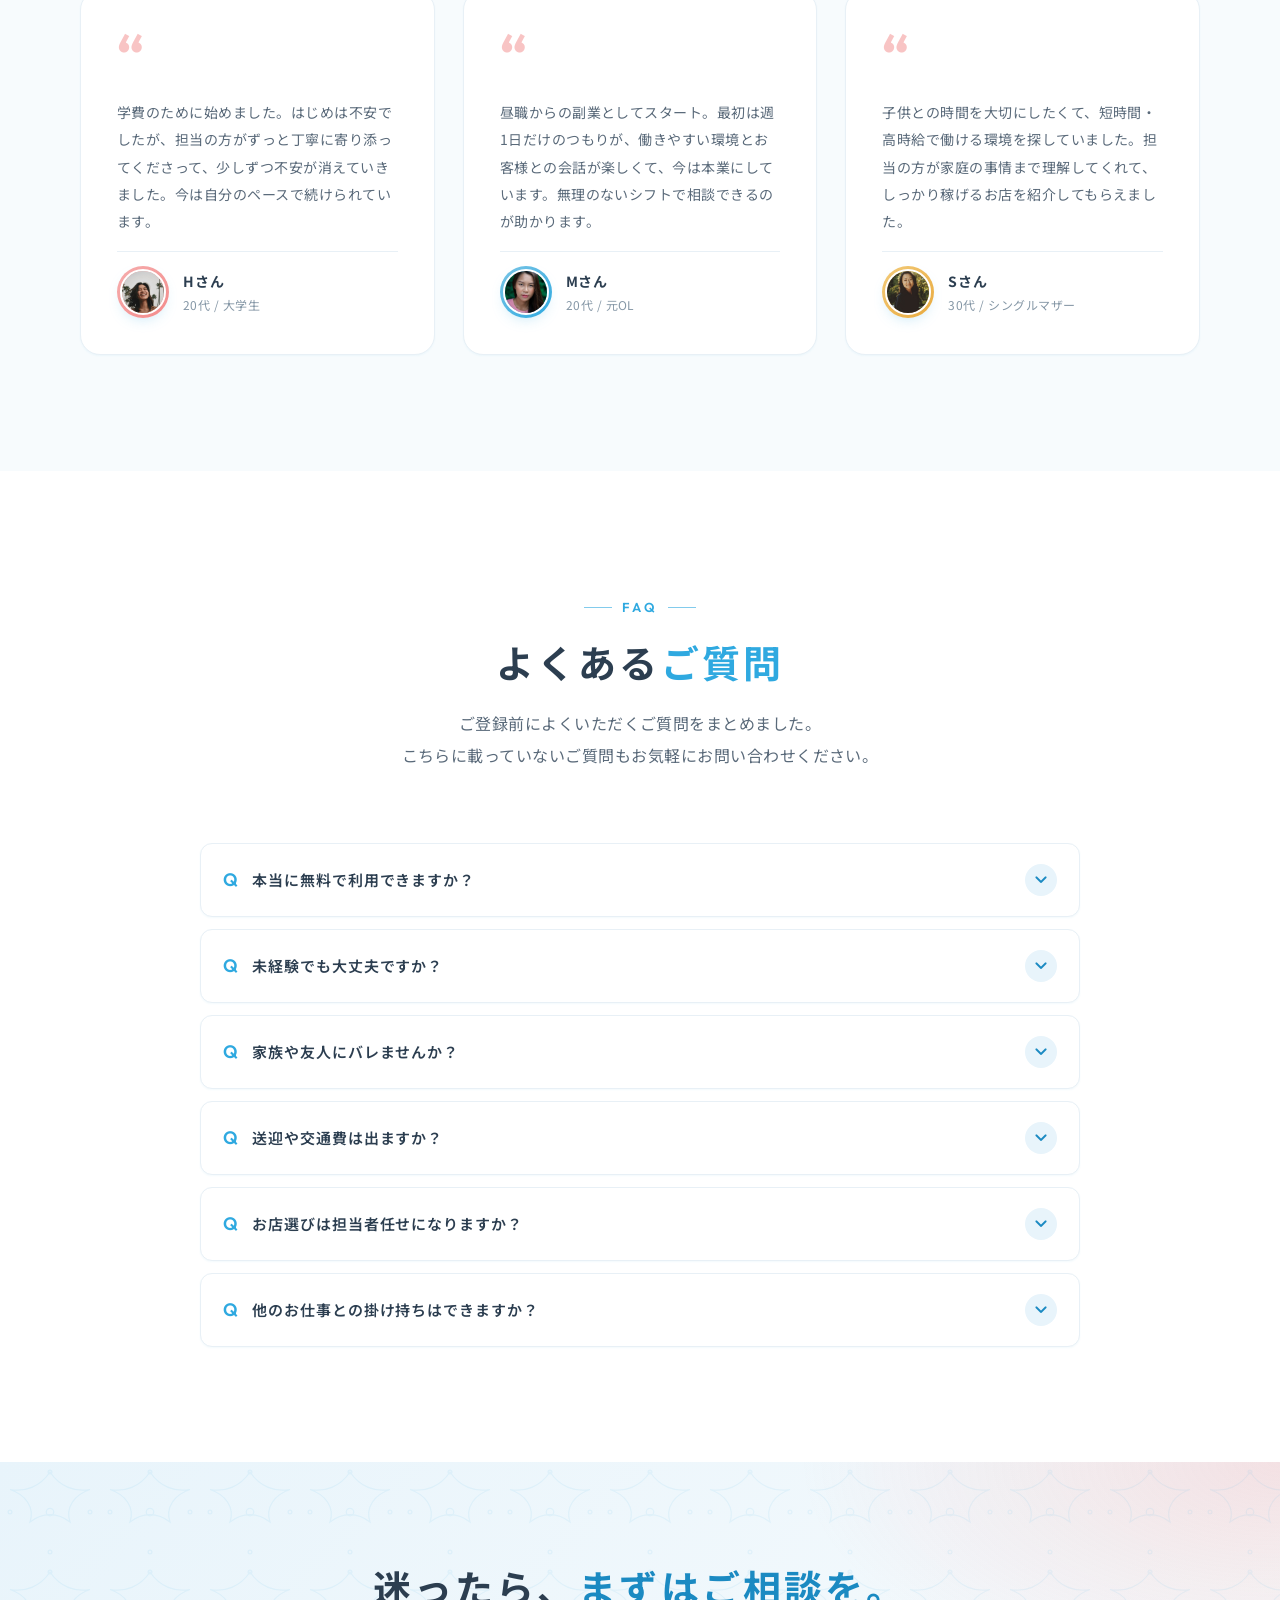
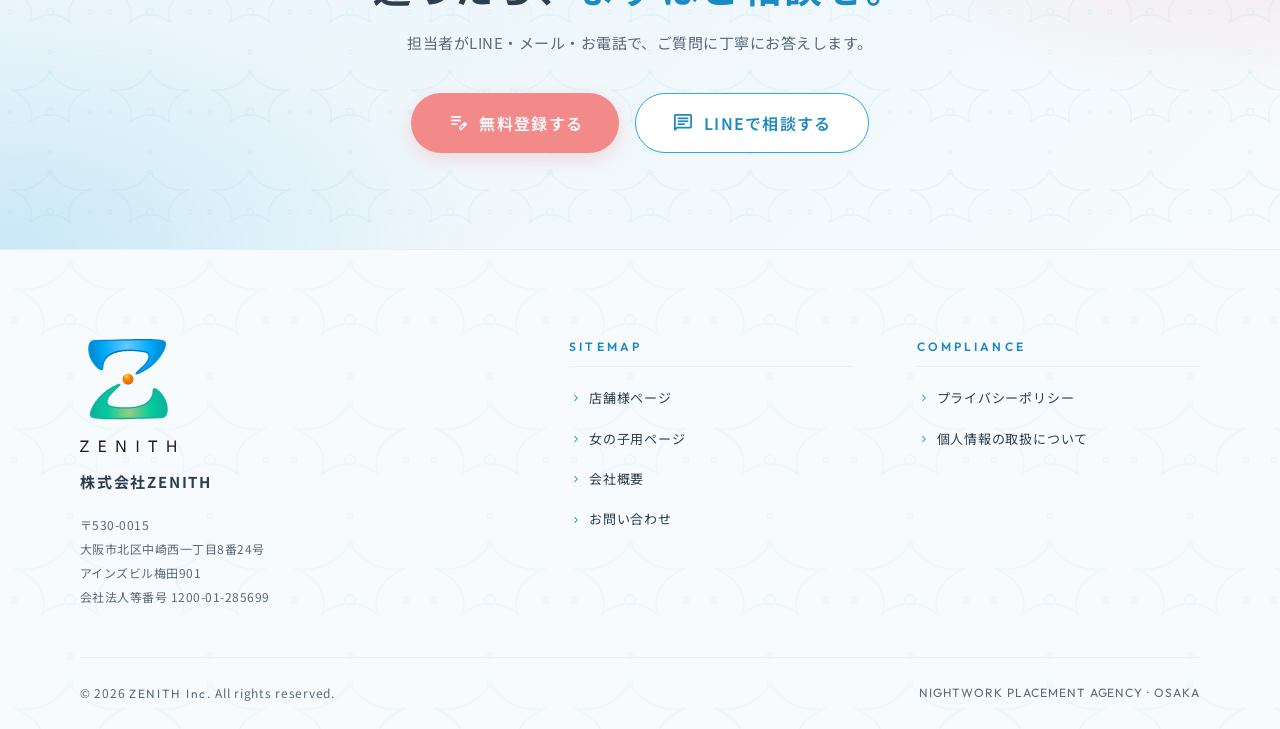
<file: cast.html>
<!DOCTYPE html>
<html lang="ja">
<head>
<meta charset="UTF-8" />
<meta name="viewport" content="width=device-width, initial-scale=1.0" />
<meta name="format-detection" content="telephone=no" />
<title>女の子用ページ｜株式会社ZENITH</title>
<meta name="description" content="大阪・北新地／ミナミ／梅田のナイトワーク専門職業紹介。未経験の方も経験者の方も、秘密厳守で担当者が親身にサポート。体験入店保証あり、ご利用はすべて無料です。" />
<meta name="keywords" content="ナイトワーク,求人,女性,キャバクラ,クラブ,ラウンジ,北新地,ミナミ,梅田,未経験,体験入店" />

<!-- OGP -->
<meta property="og:type" content="website" />
<meta property="og:title" content="女の子用ページ｜株式会社ZENITH" />
<meta property="og:description" content="あなたに合ったお店を、丁寧にご紹介。担当者が親身にサポートいたします。" />
<meta property="og:site_name" content="株式会社ZENITH" />
<meta name="theme-color" content="#2FA9E0" />

<!-- Fonts -->
<link rel="preconnect" href="https://fonts.googleapis.com" />
<link rel="preconnect" href="https://fonts.gstatic.com" crossorigin />
<link href="https://fonts.googleapis.com/css2?family=Noto+Sans+JP:wght@400;500;600;700&family=Outfit:wght@400;500;600;700&display=swap" rel="stylesheet" />
<link href="https://fonts.googleapis.com/css2?family=Material+Symbols+Rounded:opsz,wght,FILL,GRAD@24,400,0,0" rel="stylesheet" />

<!-- Styles -->
<link rel="stylesheet" href="css/style.css" />

<link rel="icon" href="assets/images/logo.svg" />

<!-- Page-scoped styles -->
<style>
  /* ==== Sub-page hero (shorter than top) ==== */
  body.page-cast .subhero {
    position: relative;
    padding-top: calc(var(--nav-h) + 48px);
    padding-bottom: clamp(48px, 7vw, 88px);
    background:
      radial-gradient(800px 400px at 90% -10%, #CFE8F6 0%, transparent 60%),
      radial-gradient(700px 380px at 5% 110%, #FDEEEE 0%, transparent 60%),
      linear-gradient(180deg, #F5FAFD 0%, #FFFFFF 100%);
    overflow: hidden;
  }
  body.page-cast .subhero::before {
    content: '';
    position: absolute; inset: 0;
    background-image: var(--damask);
    background-size: 110px 110px;
    opacity: 0.45;
    pointer-events: none;
  }
  body.page-cast .subhero__inner {
    position: relative;
    z-index: 1;
    display: grid;
    grid-template-columns: 1.2fr 1fr;
    gap: clamp(32px, 5vw, 72px);
    align-items: center;
  }
  body.page-cast .subhero__eyebrow {
    display: inline-flex;
    align-items: center;
    gap: 10px;
    padding: 8px 16px;
    border-radius: var(--r-pill);
    background: #fff;
    border: 1px solid var(--c-border);
    font-family: var(--ff-en);
    font-weight: 600;
    font-size: 12px;
    letter-spacing: 0.22em;
    color: var(--c-primary-dark);
    box-shadow: var(--sh-xs);
    margin-bottom: 22px;
  }
  body.page-cast .subhero__eyebrow .dot {
    width: 8px; height: 8px;
    border-radius: 50%;
    background: var(--c-coral);
    box-shadow: 0 0 0 4px rgba(243,138,138,0.18);
  }
  body.page-cast .subhero__title {
    font-size: clamp(26px, 4.4vw, 44px);
    line-height: 1.5;
    letter-spacing: 0.06em;
    color: var(--c-ink);
    margin-bottom: 20px;
  }
  body.page-cast .subhero__title .accent-coral { color: var(--c-coral-dark); }
  body.page-cast .subhero__sub {
    font-size: clamp(14px, 1.5vw, 16px);
    color: var(--c-ink-2);
    line-height: 2;
    margin-bottom: 26px;
    max-width: 540px;
  }
  body.page-cast .subhero__areas {
    display: flex; flex-wrap: wrap; gap: 10px;
    margin-bottom: 28px;
  }
  body.page-cast .subhero__ctas {
    display: flex; flex-wrap: wrap; gap: 14px;
  }
  body.page-cast .subhero__cert {
    position: relative; z-index: 1;
    justify-self: center; width: 100%;
    max-width: 380px;
  }

  /* ==== Area/Job-type block ==== */
  body.page-cast .jobtypes {
    display: flex; flex-wrap: wrap;
    gap: 10px;
    justify-content: center;
    margin-top: 32px;
  }
  body.page-cast .jobtypes .chip {
    font-size: 14px;
    padding: 10px 20px;
  }

  /* ==== Testimonial card customization ==== */
  body.page-cast .testimonial {
    display: flex; flex-direction: column;
    gap: 16px;
    position: relative;
  }
  body.page-cast .testimonial__quote-mark {
    font-family: var(--ff-en);
    font-size: 56px;
    line-height: 1;
    color: var(--c-coral);
    opacity: 0.5;
    font-weight: 700;
  }
  body.page-cast .testimonial__body {
    font-size: 14px;
    line-height: 1.95;
    color: var(--c-ink-2);
  }
  body.page-cast .testimonial__foot {
    display: flex; align-items: center; gap: 14px;
    padding-top: 14px;
    border-top: 1px solid var(--c-border-soft);
    margin-top: auto;
  }
  body.page-cast .testimonial__avatar {
    width: 52px; height: 52px;
    border-radius: 50%;
    display: inline-flex; align-items: center; justify-content: center;
    font-family: var(--ff-en);
    font-weight: 600;
    font-size: 18px;
    letter-spacing: 0.04em;
    color: #fff;
    flex-shrink: 0;
    overflow: hidden;
    position: relative;
    padding: 3px;
    background: linear-gradient(135deg, #7AC5E6, var(--c-primary));
    box-shadow: 0 6px 16px -8px rgba(47,169,224,0.4);
  }
  body.page-cast .testimonial__avatar img {
    width: 100%; height: 100%;
    object-fit: cover;
    border-radius: 50%;
    display: block;
    border: 2px solid #fff;
  }
  body.page-cast .testimonial__avatar--1 { background: linear-gradient(135deg, #F6AEAE, var(--c-coral)); }
  body.page-cast .testimonial__avatar--2 { background: linear-gradient(135deg, #7AC5E6, var(--c-primary)); }
  body.page-cast .testimonial__avatar--3 { background: linear-gradient(135deg, #F3CB7A, var(--c-gold)); }

  /* ==== Sub-hero photo collage (replaces plain cert card) ==== */
  body.page-cast .subhero__photos {
    position: relative;
    width: 100%;
    max-width: 420px;
    min-height: 360px;
    margin-inline: auto;
  }
  body.page-cast .subhero__photos-main,
  body.page-cast .subhero__photos-sub {
    position: absolute;
    border-radius: 9999px;
    overflow: hidden;
    background: #fff;
    box-shadow: 0 20px 40px -18px rgba(47,169,224,0.35), 0 8px 20px -12px rgba(243,138,138,0.25);
    border: 4px solid #fff;
  }
  body.page-cast .subhero__photos-main {
    width: 250px; height: 250px;
    top: 30px; left: 50%;
    transform: translateX(-50%);
    z-index: 2;
  }
  body.page-cast .subhero__photos-sub--1 {
    width: 120px; height: 120px;
    top: 0; right: 4%;
    z-index: 3;
  }
  body.page-cast .subhero__photos-sub--2 {
    width: 140px; height: 140px;
    bottom: 4%; left: 2%;
    z-index: 3;
  }
  body.page-cast .subhero__photos img {
    width: 100%; height: 100%;
    object-fit: cover;
    display: block;
  }
  body.page-cast .subhero__photos-badge {
    position: absolute;
    bottom: 10px; right: 4%;
    z-index: 4;
    display: inline-flex;
    align-items: center;
    gap: 6px;
    padding: 8px 14px;
    border-radius: 9999px;
    background: linear-gradient(135deg, #F38A8A, #EF6F6F);
    color: #fff;
    font-size: 12px;
    font-weight: 700;
    letter-spacing: 0.08em;
    box-shadow: 0 10px 24px -10px rgba(243,138,138,0.6);
  }
  body.page-cast .subhero__photos-badge .material-symbols-rounded { font-size: 16px; }

  /* ==== Benefits supporting photo ==== */
  body.page-cast .benefits__photo {
    margin-top: 40px;
    width: 100%;
    max-width: 900px;
    margin-inline: auto;
    border-radius: 20px;
    overflow: hidden;
    position: relative;
    box-shadow: 0 20px 48px -24px rgba(47,169,224,0.32);
    border: 1px solid rgba(47,169,224,0.1);
  }
  body.page-cast .benefits__photo img {
    width: 100%; height: 280px;
    object-fit: cover;
    display: block;
  }
  body.page-cast .benefits__photo-cap {
    position: absolute;
    left: 24px; bottom: 20px;
    padding: 10px 18px;
    background: rgba(255,255,255,0.92);
    border-radius: 9999px;
    font-size: 13px;
    font-weight: 600;
    letter-spacing: 0.08em;
    color: var(--c-ink);
    backdrop-filter: blur(6px);
  }
  @media (max-width: 768px) {
    body.page-cast .subhero__photos { min-height: 300px; max-width: 320px; }
    body.page-cast .subhero__photos-main { width: 200px; height: 200px; }
    body.page-cast .subhero__photos-sub--1 { width: 100px; height: 100px; }
    body.page-cast .subhero__photos-sub--2 { width: 115px; height: 115px; }
    body.page-cast .benefits__photo img { height: 200px; }
  }
  body.page-cast .testimonial__name {
    font-size: 14px;
    font-weight: 700;
    color: var(--c-ink);
    letter-spacing: 0.06em;
  }
  body.page-cast .testimonial__meta {
    font-size: 12px;
    color: var(--c-ink-3);
  }

  /* ==== Benefits 4-grid row (2x2 on larger, 1col on mobile) ==== */
  body.page-cast .benefits .card {
    text-align: left;
  }
  body.page-cast .benefits .card__icon {
    margin-inline: 0;
  }

  /* Responsive overrides */
  @media (max-width: 1024px) {
    body.page-cast .subhero__inner { grid-template-columns: 1fr; }
    body.page-cast .subhero__cert { max-width: 420px; margin-inline: auto; }
  }
  @media (max-width: 768px) {
    body.page-cast .subhero__ctas .btn { flex: 1 1 auto; }
  }
</style>
</head>
<body class="page-cast">

<!-- =========================================================================
     Navbar
     ========================================================================= -->
<header class="navbar" role="banner">
  <div class="container navbar__inner">
    <a href="index.html" class="navbar__brand" aria-label="株式会社ZENITH トップページ">
      <img src="assets/images/logo.svg" alt="株式会社ZENITH" class="navbar__logo-img" />
      <span class="navbar__wordmark">
        <span class="navbar__wordmark-en">ZENITH</span>
        <span class="navbar__wordmark-jp">株式会社ゼニス</span>
      </span>
    </a>

    <nav class="navbar__menu" aria-label="メインナビゲーション">
      <a href="clients.html" class="navbar__link">店舗様ページ</a>
      <a href="cast.html" class="navbar__link is-active" aria-current="page">女の子用ページ</a>
      <a href="company.html" class="navbar__link">会社概要</a>
      <a href="contact.html" class="navbar__link">お問い合わせ</a>
    </nav>

    <a href="contact.html" class="btn btn--primary navbar__cta">
      <span class="material-symbols-rounded" aria-hidden="true">favorite</span>
      体験入店お申込み
    </a>

    <button class="hamburger" type="button" aria-label="メニューを開く" aria-expanded="false" aria-controls="drawer">
      <span class="hamburger__box" aria-hidden="true">
        <span class="hamburger__line"></span>
        <span class="hamburger__line"></span>
        <span class="hamburger__line"></span>
      </span>
    </button>
  </div>
</header>

<!-- Drawer (mobile) -->
<div class="drawer-backdrop" aria-hidden="true"></div>
<aside id="drawer" class="drawer" aria-label="モバイルメニュー">
  <div class="drawer__head">
    <span class="navbar__wordmark">
      <span class="navbar__wordmark-en">ZENITH</span>
      <span class="navbar__wordmark-jp">株式会社ゼニス</span>
    </span>
    <button class="drawer__close" type="button" aria-label="メニューを閉じる">
      <span class="material-symbols-rounded">close</span>
    </button>
  </div>
  <nav class="drawer__menu" aria-label="モバイルナビゲーション">
    <a href="clients.html" class="drawer__link"><span class="material-symbols-rounded">storefront</span>店舗様ページ</a>
    <a href="cast.html" class="drawer__link" aria-current="page"><span class="material-symbols-rounded">diamond</span>女の子用ページ</a>
    <a href="company.html" class="drawer__link"><span class="material-symbols-rounded">apartment</span>会社概要</a>
    <a href="contact.html" class="drawer__link"><span class="material-symbols-rounded">mail</span>お問い合わせ</a>
  </nav>
  <a href="contact.html" class="btn btn--primary btn--block drawer__cta">
    <span class="material-symbols-rounded" aria-hidden="true">favorite</span>
    体験入店お申込み
  </a>
</aside>

<main id="main">

<!-- =========================================================================
     Sub-page Hero
     ========================================================================= -->
<section class="subhero" aria-label="ページヘッダー">
  <div class="container subhero__inner">
    <div class="subhero__content">
      <span class="subhero__eyebrow reveal">
        <span class="dot" aria-hidden="true"></span>
        <span>CAST</span>
      </span>
      <h1 class="subhero__title reveal reveal--delay-1">
        あなたに合ったお店を、<br />
        <span class="accent-coral">丁寧</span>にご紹介。
      </h1>
      <p class="subhero__sub reveal reveal--delay-2">
        初めての方も、経験者の方も。<br />
        担当者が親身に、あなたのご希望を<br />
        丁寧におうかがいします。
      </p>

      <div class="subhero__areas reveal reveal--delay-3">
        <span class="chip chip--area">北新地</span>
        <span class="chip chip--area">ミナミ</span>
        <span class="chip chip--area">梅田</span>
      </div>

      <div class="subhero__ctas reveal reveal--delay-4">
        <a href="contact.html" class="btn btn--primary btn--lg">
          <span class="material-symbols-rounded" aria-hidden="true">edit_note</span>
          無料カウンセリングを申し込む
        </a>
        <a href="#wages" class="btn btn--outline btn--lg">
          <span class="material-symbols-rounded" aria-hidden="true">payments</span>
          お店の時給相場を見る
        </a>
      </div>
    </div>

    <div class="subhero__cert reveal reveal--delay-2">
      <div class="subhero__photos">
        <div class="subhero__photos-main">
          <img src="assets/images/people/portrait-warm.jpg" alt="温かな笑顔の女性" loading="eager" />
        </div>
        <div class="subhero__photos-sub subhero__photos-sub--1">
          <img src="assets/images/people/portrait-glasses.jpg" alt="親しみやすい雰囲気の女性" loading="eager" />
        </div>
        <div class="subhero__photos-sub subhero__photos-sub--2">
          <img src="assets/images/people/portrait-casual-01.jpg" alt="カジュアルで自然体の女性" loading="eager" />
        </div>
        <span class="subhero__photos-badge">
          <span class="material-symbols-rounded" aria-hidden="true">shield_lock</span>
          秘密厳守
        </span>
      </div>
    </div>
  </div>
</section>

<!-- =========================================================================
     ② ZENITHに任せるメリット
     ========================================================================= -->
<section class="section section--alt benefits" id="benefits" aria-labelledby="benefits-title">
  <div class="container">
    <header class="section__header">
      <span class="section__eyebrow reveal">Why ZENITH</span>
      <h2 id="benefits-title" class="section__title reveal reveal--delay-1">
        ZENITHに任せる<span>4つのメリット</span>
      </h2>
      <p class="section__lead reveal reveal--delay-2">
        初めての方にも安心していただけるよう、<br />
        お仕事スタートから継続までを丁寧にサポートいたします。
      </p>
    </header>

    <div class="grid grid--4">
      <article class="card card--trust reveal">
        <div class="card__icon"><span class="material-symbols-rounded">volunteer_activism</span></div>
        <h3 class="card__title">未経験者さん大歓迎</h3>
        <p class="card__body">ヒアリングから体験入店まで、経験豊富な担当者が丁寧にサポート。不安なことは何でもご相談ください。</p>
      </article>

      <article class="card card--trust reveal reveal--delay-1">
        <div class="card__icon"><span class="material-symbols-rounded">lock_person</span></div>
        <h3 class="card__title">個人情報厳守</h3>
        <p class="card__body">ご登録情報は当社内で厳重に管理。ご友人・ご家族にバレる心配はありませんので、安心してご相談いただけます。</p>
      </article>

      <article class="card card--trust reveal reveal--delay-2">
        <div class="card__icon"><span class="material-symbols-rounded">savings</span></div>
        <h3 class="card__title">完全無料でご利用可能</h3>
        <p class="card__body">ご登録も、お店のご紹介も、お仕事のご相談もすべて無料。費用は一切いただきません。</p>
      </article>

      <article class="card card--trust reveal reveal--delay-3">
        <div class="card__icon"><span class="material-symbols-rounded">verified</span></div>
        <h3 class="card__title">体験入店保証あり</h3>
        <p class="card__body">お店の雰囲気を確認してから本入店を決められます。合わなければ別のお店もご紹介いたしますので、ご安心ください。</p>
      </article>
    </div>

    <figure class="benefits__photo reveal">
      <img src="assets/images/people/team-warm.jpg" alt="仲間と過ごす明るい職場の雰囲気" loading="lazy" />
      <figcaption class="benefits__photo-cap">あなたらしく、安心して。</figcaption>
    </figure>
  </div>
</section>

<!-- =========================================================================
     ③ 対応エリア・業態
     ========================================================================= -->
<section class="section" id="areas" aria-labelledby="areas-title">
  <div class="container">
    <header class="section__header">
      <span class="section__eyebrow reveal">Areas & Jobs</span>
      <h2 id="areas-title" class="section__title reveal reveal--delay-1">
        対応エリア・<span>お仕事の種類</span>
      </h2>
      <p class="section__lead reveal reveal--delay-2">
        大阪の主要3エリアで、幅広いジャンルのお店をご紹介しています。
      </p>
    </header>

    <div class="grid grid--3">
      <a href="contact.html?area=kitashinchi" class="area-card reveal" aria-label="北新地エリアのご相談">
        <div class="area-card__en">KITASHINCHI</div>
        <div class="area-card__name">北新地</div>
        <p class="area-card__desc">大阪屈指の高級エリア。<br />高級クラブ・ラウンジが中心です。</p>
        <span class="area-card__cta">
          北新地で相談する
          <span class="material-symbols-rounded" aria-hidden="true">arrow_forward</span>
        </span>
      </a>

      <a href="contact.html?area=minami" class="area-card reveal reveal--delay-1" aria-label="ミナミエリアのご相談">
        <div class="area-card__en">MINAMI</div>
        <div class="area-card__name">ミナミ</div>
        <p class="area-card__desc">若い世代に人気の活気あるエリア。<br />キャバクラ・ラウンジが豊富です。</p>
        <span class="area-card__cta">
          ミナミで相談する
          <span class="material-symbols-rounded" aria-hidden="true">arrow_forward</span>
        </span>
      </a>

      <a href="contact.html?area=umeda" class="area-card reveal reveal--delay-2" aria-label="梅田エリアのご相談">
        <div class="area-card__en">UMEDA</div>
        <div class="area-card__name">梅田</div>
        <p class="area-card__desc">アクセス良好な大阪北の中心。<br />幅広い業態が揃っています。</p>
        <span class="area-card__cta">
          梅田で相談する
          <span class="material-symbols-rounded" aria-hidden="true">arrow_forward</span>
        </span>
      </a>
    </div>

    <div class="jobtypes reveal reveal--delay-3" aria-label="お仕事の種類">
      <span class="chip chip--area">クラブ</span>
      <span class="chip chip--area">ラウンジ</span>
      <span class="chip chip--area">スナック</span>
      <span class="chip chip--area">キャバクラ</span>
      <span class="chip chip--area">ガールズバー</span>
      <span class="chip chip--area">コンカフェ</span>
    </div>
  </div>
</section>

<!-- =========================================================================
     ④ お店の平均時給
     ========================================================================= -->
<section class="section section--tint" id="wages" aria-labelledby="wages-title">
  <div class="container">
    <header class="section__header">
      <span class="section__eyebrow reveal">Hourly Wage</span>
      <h2 id="wages-title" class="section__title reveal reveal--delay-1">
        お店の<span>平均時給</span>
      </h2>
      <p class="section__lead reveal reveal--delay-2">
        業態ごとのおおよその時給目安をご紹介します。<br />
        ご経験・ご希望に合わせて、最適なお店をご提案いたします。
      </p>
    </header>

    <div class="grid grid--3">
      <article class="wage-card reveal">
        <div class="wage-card__label">ラウンジ・スナック</div>
        <div class="wage-card__sub">Lounge / Snack</div>
        <div class="wage-card__value">
          <span class="wage-card__prefix">平均時給</span>
          <span class="wage-card__num en">3,000</span>
          <span class="wage-card__unit">円</span>
        </div>
      </article>

      <article class="wage-card reveal reveal--delay-1">
        <div class="wage-card__label">クラブ・大型ラウンジ</div>
        <div class="wage-card__sub">Club / Large Lounge</div>
        <div class="wage-card__value">
          <span class="wage-card__prefix">平均時給</span>
          <span class="wage-card__num en">4,000</span>
          <span class="wage-card__unit">円</span>
        </div>
      </article>

      <article class="wage-card reveal reveal--delay-2">
        <div class="wage-card__label">キャバクラ</div>
        <div class="wage-card__sub">Cabaret Club</div>
        <div class="wage-card__value">
          <span class="wage-card__prefix">平均時給</span>
          <span class="wage-card__num en">5,000</span>
          <span class="wage-card__unit">円〜</span>
        </div>
      </article>

      <article class="wage-card reveal reveal--delay-3">
        <div class="wage-card__label">ガールズバー</div>
        <div class="wage-card__sub">Girls Bar</div>
        <div class="wage-card__value">
          <span class="wage-card__prefix">平均時給</span>
          <span class="wage-card__num en">2,500</span>
          <span class="wage-card__unit">円〜</span>
        </div>
      </article>

      <article class="wage-card reveal reveal--delay-4">
        <div class="wage-card__label">コンカフェ</div>
        <div class="wage-card__sub">Concept Cafe</div>
        <div class="wage-card__value">
          <span class="wage-card__prefix">平均時給</span>
          <span class="wage-card__num en">2,000</span>
          <span class="wage-card__unit">円〜</span>
        </div>
      </article>
    </div>

    <p class="wage-note reveal reveal--delay-3">
      ※経験・指名・ノルマ達成等により変動いたします。詳細は担当者へお気軽にお問い合わせください。
    </p>

    <div class="wage-bonus reveal reveal--delay-4">
      <span class="material-symbols-rounded" aria-hidden="true">redeem</span>
      <span>体験入店時の給与保証あり・面接交通費も当社が負担いたします。</span>
    </div>
  </div>
</section>

<!-- =========================================================================
     ⑤ ご利用の流れ
     ========================================================================= -->
<section class="section" id="flow" aria-labelledby="flow-title">
  <div class="container">
    <header class="section__header">
      <span class="section__eyebrow reveal">Process</span>
      <h2 id="flow-title" class="section__title reveal reveal--delay-1">
        ご利用の<span>流れ</span>
      </h2>
      <p class="section__lead reveal reveal--delay-2">
        お問い合わせから本入店・継続サポートまで、<br />
        各ステップを専任の担当者がしっかりサポートいたします。
      </p>
    </header>

    <ol class="step-flow">
      <li class="step reveal">
        <div class="step__num en">01</div>
        <div class="step__icon"><span class="material-symbols-rounded">mail</span></div>
        <h3 class="step__title">お問い合わせ・ご登録</h3>
        <p class="step__body">LINE・フォーム・お電話から、ご希望の方法でお気軽にご連絡ください。</p>
      </li>
      <li class="step reveal reveal--delay-1">
        <div class="step__num en">02</div>
        <div class="step__icon"><span class="material-symbols-rounded">chat</span></div>
        <h3 class="step__title">カウンセリング</h3>
        <p class="step__body">オンラインまたは対面で、ご希望・条件を丁寧にヒアリングいたします。</p>
      </li>
      <li class="step reveal reveal--delay-2">
        <div class="step__num en">03</div>
        <div class="step__icon"><span class="material-symbols-rounded">storefront</span></div>
        <h3 class="step__title">お店のご紹介</h3>
        <p class="step__body">条件に合った優良店舗を2〜3店舗候補としてご提案いたします。</p>
      </li>
      <li class="step reveal reveal--delay-3">
        <div class="step__num en">04</div>
        <div class="step__icon"><span class="material-symbols-rounded">verified</span></div>
        <h3 class="step__title">体験入店</h3>
        <p class="step__body">無料・給与保証ありで、お店の雰囲気を実際に確認できます。</p>
      </li>
      <li class="step reveal reveal--delay-4">
        <div class="step__num en">05</div>
        <div class="step__icon"><span class="material-symbols-rounded">favorite</span></div>
        <h3 class="step__title">本入店・継続サポート</h3>
        <p class="step__body">納得いただいた上でお仕事スタート。入店後もご相談を承ります。</p>
      </li>
    </ol>
  </div>
</section>

<!-- =========================================================================
     ⑥ 働く女性の声
     ========================================================================= -->
<section class="section section--alt" id="voices" aria-labelledby="voices-title">
  <div class="container">
    <header class="section__header">
      <span class="section__eyebrow reveal">Voices</span>
      <h2 id="voices-title" class="section__title reveal reveal--delay-1">
        働く女性の<span>声</span>
      </h2>
      <p class="section__lead reveal reveal--delay-2">
        実際にZENITHを通じてお仕事をされている方々の声をご紹介します。
      </p>
    </header>

    <div class="grid grid--3">
      <article class="card reveal">
        <div class="testimonial">
          <span class="testimonial__quote-mark en" aria-hidden="true">“</span>
          <p class="testimonial__body">学費のために始めました。はじめは不安でしたが、担当の方がずっと丁寧に寄り添ってくださって、少しずつ不安が消えていきました。今は自分のペースで続けられています。</p>
          <div class="testimonial__foot">
            <span class="testimonial__avatar testimonial__avatar--1" aria-hidden="true">
              <img src="assets/images/people/staff-smile-01.jpg" alt="" loading="lazy" />
            </span>
            <div>
              <div class="testimonial__name">Hさん</div>
              <div class="testimonial__meta">20代 / 大学生</div>
            </div>
          </div>
        </div>
      </article>

      <article class="card reveal reveal--delay-1">
        <div class="testimonial">
          <span class="testimonial__quote-mark en" aria-hidden="true">“</span>
          <p class="testimonial__body">昼職からの副業としてスタート。最初は週1日だけのつもりが、働きやすい環境とお客様との会話が楽しくて、今は本業にしています。無理のないシフトで相談できるのが助かります。</p>
          <div class="testimonial__foot">
            <span class="testimonial__avatar testimonial__avatar--2" aria-hidden="true">
              <img src="assets/images/people/portrait-japanese.jpg" alt="" loading="lazy" />
            </span>
            <div>
              <div class="testimonial__name">Mさん</div>
              <div class="testimonial__meta">20代 / 元OL</div>
            </div>
          </div>
        </div>
      </article>

      <article class="card reveal reveal--delay-2">
        <div class="testimonial">
          <span class="testimonial__quote-mark en" aria-hidden="true">“</span>
          <p class="testimonial__body">子供との時間を大切にしたくて、短時間・高時給で働ける環境を探していました。担当の方が家庭の事情まで理解してくれて、しっかり稼げるお店を紹介してもらえました。</p>
          <div class="testimonial__foot">
            <span class="testimonial__avatar testimonial__avatar--3" aria-hidden="true">
              <img src="assets/images/people/portrait-cafe.jpg" alt="" loading="lazy" />
            </span>
            <div>
              <div class="testimonial__name">Sさん</div>
              <div class="testimonial__meta">30代 / シングルマザー</div>
            </div>
          </div>
        </div>
      </article>
    </div>
  </div>
</section>

<!-- =========================================================================
     ⑦ FAQ
     ========================================================================= -->
<section class="section" id="faq" aria-labelledby="faq-title">
  <div class="container container--narrow">
    <header class="section__header">
      <span class="section__eyebrow reveal">FAQ</span>
      <h2 id="faq-title" class="section__title reveal reveal--delay-1">
        よくある<span>ご質問</span>
      </h2>
      <p class="section__lead reveal reveal--delay-2">
        ご登録前によくいただくご質問をまとめました。<br />
        こちらに載っていないご質問もお気軽にお問い合わせください。
      </p>
    </header>

    <div class="accordion" role="list">
      <div class="accordion__item reveal" role="listitem">
        <button type="button" class="accordion__head" aria-expanded="false">
          <span class="accordion__q en">Q</span>
          <span class="accordion__title">本当に無料で利用できますか？</span>
          <span class="accordion__toggle" aria-hidden="true"><span class="material-symbols-rounded">expand_more</span></span>
        </button>
        <div class="accordion__body">
          <div class="accordion__body-inner">
            <span class="accordion__a en">A</span>
            <p>はい、ご登録からお店のご紹介、体験入店、就業後のご相談まで、すべて完全無料でご利用いただけます。面接や体験入店の際の交通費も当社が負担いたします。料金が発生することは一切ございません。</p>
          </div>
        </div>
      </div>

      <div class="accordion__item reveal" role="listitem">
        <button type="button" class="accordion__head" aria-expanded="false">
          <span class="accordion__q en">Q</span>
          <span class="accordion__title">未経験でも大丈夫ですか？</span>
          <span class="accordion__toggle" aria-hidden="true"><span class="material-symbols-rounded">expand_more</span></span>
        </button>
        <div class="accordion__body">
          <div class="accordion__body-inner">
            <span class="accordion__a en">A</span>
            <p>ご登録者の約7割が未経験スタートの方です。接客経験がなくても、お店のスタッフが一から丁寧に教えてくださる環境をご紹介しますのでご安心ください。担当者からも事前に心構えやコツをお伝えいたします。</p>
          </div>
        </div>
      </div>

      <div class="accordion__item reveal" role="listitem">
        <button type="button" class="accordion__head" aria-expanded="false">
          <span class="accordion__q en">Q</span>
          <span class="accordion__title">家族や友人にバレませんか？</span>
          <span class="accordion__toggle" aria-hidden="true"><span class="material-symbols-rounded">expand_more</span></span>
        </button>
        <div class="accordion__body">
          <div class="accordion__body-inner">
            <span class="accordion__a en">A</span>
            <p>ご登録情報はプライバシーポリシーに基づき厳重に管理し、ご本人の同意なく第三者へ共有することはありません。源泉徴収・住民税など税務面の配慮についても、ご希望に応じて担当者が一緒に考えさせていただきます。</p>
          </div>
        </div>
      </div>

      <div class="accordion__item reveal" role="listitem">
        <button type="button" class="accordion__head" aria-expanded="false">
          <span class="accordion__q en">Q</span>
          <span class="accordion__title">送迎や交通費は出ますか？</span>
          <span class="accordion__toggle" aria-hidden="true"><span class="material-symbols-rounded">expand_more</span></span>
        </button>
        <div class="accordion__body">
          <div class="accordion__body-inner">
            <span class="accordion__a en">A</span>
            <p>多くの契約店舗様で送迎サービスや交通費支給の制度をご利用いただけます。ご自宅やご希望のエリアから通いやすい条件のお店を、担当者が事前に確認のうえご提案いたします。</p>
          </div>
        </div>
      </div>

      <div class="accordion__item reveal" role="listitem">
        <button type="button" class="accordion__head" aria-expanded="false">
          <span class="accordion__q en">Q</span>
          <span class="accordion__title">お店選びは担当者任せになりますか？</span>
          <span class="accordion__toggle" aria-hidden="true"><span class="material-symbols-rounded">expand_more</span></span>
        </button>
        <div class="accordion__body">
          <div class="accordion__body-inner">
            <span class="accordion__a en">A</span>
            <p>いいえ、あくまでご本人の意思を最優先にご提案いたします。ご希望条件に合った候補を2〜3店舗ご紹介し、最終的にどのお店で体験・本入店されるかはご自身でお選びいただけます。合わないと感じた場合は何度でも別のお店をご紹介いたします。</p>
          </div>
        </div>
      </div>

      <div class="accordion__item reveal" role="listitem">
        <button type="button" class="accordion__head" aria-expanded="false">
          <span class="accordion__q en">Q</span>
          <span class="accordion__title">他のお仕事との掛け持ちはできますか？</span>
          <span class="accordion__toggle" aria-hidden="true"><span class="material-symbols-rounded">expand_more</span></span>
        </button>
        <div class="accordion__body">
          <div class="accordion__body-inner">
            <span class="accordion__a en">A</span>
            <p>もちろん可能です。本業・学業・育児との両立を前提に、週1日・短時間勤務OKのお店もご紹介できます。無理のないスケジュールを一緒に考えさせていただきますので、ご希望を遠慮なくお伝えください。</p>
          </div>
        </div>
      </div>
    </div>
  </div>
</section>

<!-- =========================================================================
     ⑧ Contact CTA
     ========================================================================= -->
<section class="contact-cta" aria-labelledby="cta-title">
  <div class="container contact-cta__inner">
    <h2 id="cta-title" class="contact-cta__title reveal">
      迷ったら、<span style="color:var(--c-primary-dark);">まずはご相談を。</span>
    </h2>
    <p class="contact-cta__sub reveal reveal--delay-1">
      担当者がLINE・メール・お電話で、ご質問に丁寧にお答えします。
    </p>
    <div class="contact-cta__ctas reveal reveal--delay-2">
      <a href="contact.html" class="btn btn--primary btn--lg">
        <span class="material-symbols-rounded" aria-hidden="true">edit_note</span>
        無料登録する
      </a>
      <a href="#" class="btn btn--outline btn--lg">
        <span class="material-symbols-rounded" aria-hidden="true">chat</span>
        LINEで相談する
      </a>
    </div>
  </div>
</section>

</main>

<!-- =========================================================================
     Footer
     ========================================================================= -->
<footer class="footer" role="contentinfo">
  <div class="container footer__inner">
    <div class="footer__grid">
      <div class="footer__brand">
        <img src="assets/images/logo.svg" alt="株式会社ZENITH" class="footer__logo" />
        <div class="footer__company">株式会社ZENITH</div>
        <div class="footer__meta">
          〒530-0015<br />
          大阪市北区中崎西一丁目8番24号<br />
          アインズビル梅田901<br />
          会社法人等番号 1200-01-285699
        </div>
      </div>

      <div class="footer__col">
        <h3 class="footer__col-title">Sitemap</h3>
        <ul class="footer__links">
          <li><a href="clients.html" class="footer__link"><span class="material-symbols-rounded">chevron_right</span>店舗様ページ</a></li>
          <li><a href="cast.html" class="footer__link"><span class="material-symbols-rounded">chevron_right</span>女の子用ページ</a></li>
          <li><a href="company.html" class="footer__link"><span class="material-symbols-rounded">chevron_right</span>会社概要</a></li>
          <li><a href="contact.html" class="footer__link"><span class="material-symbols-rounded">chevron_right</span>お問い合わせ</a></li>
        </ul>
      </div>

      <div class="footer__col">
        <h3 class="footer__col-title">Compliance</h3>
        <ul class="footer__links">
          <li><a href="privacy.html" class="footer__link"><span class="material-symbols-rounded">chevron_right</span>プライバシーポリシー</a></li>
          <li><a href="privacy.html#personal" class="footer__link"><span class="material-symbols-rounded">chevron_right</span>個人情報の取扱について</a></li>
        </ul>
      </div>
    </div>

    <div class="footer__bottom">
      <div class="footer__copy">© <span data-year>2026</span> <span class="en">ZENITH Inc.</span> All rights reserved.</div>
      <div class="footer__copy en">NIGHTWORK PLACEMENT AGENCY · OSAKA</div>
    </div>
  </div>
</footer>

<!-- Back to top -->
<button class="back-to-top" type="button" aria-label="ページ上部へ戻る">
  <span class="material-symbols-rounded" aria-hidden="true">keyboard_arrow_up</span>
</button>

<script src="js/main.js" defer></script>
</body>
</html>
</file>
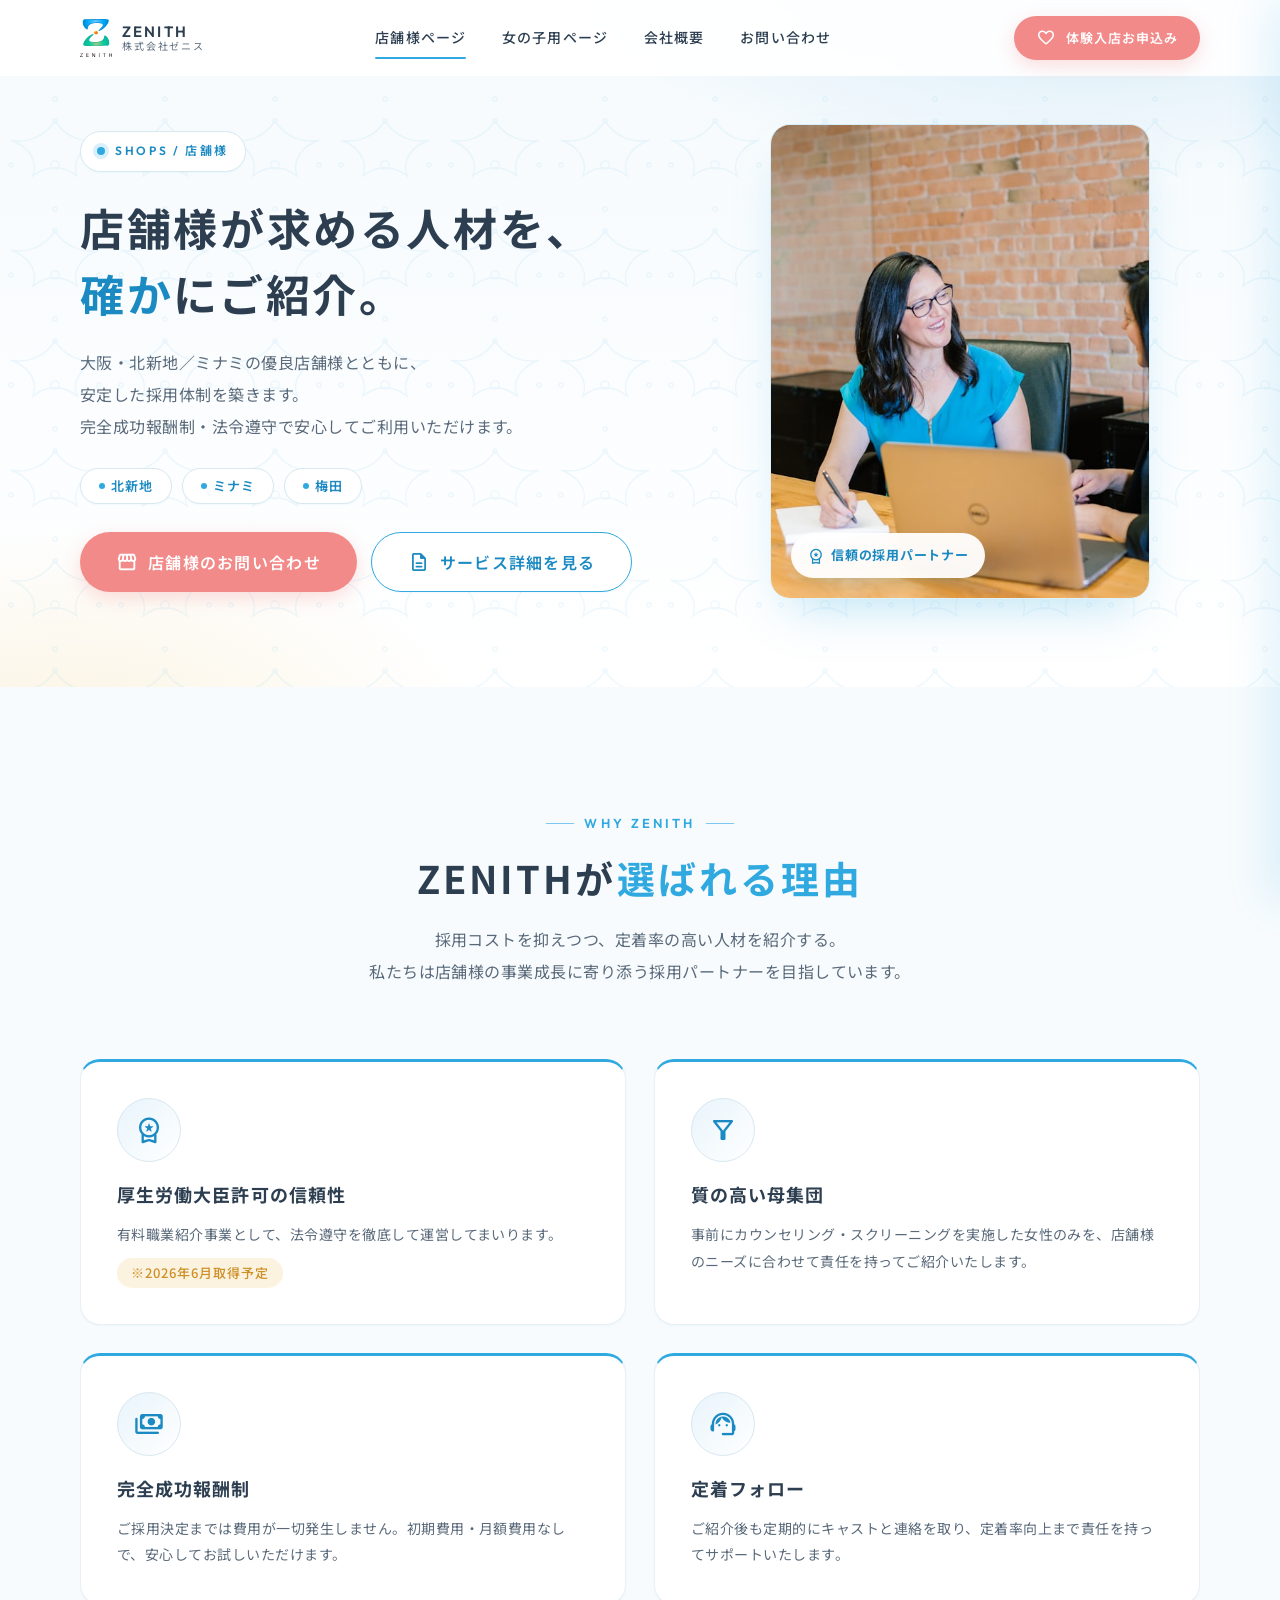
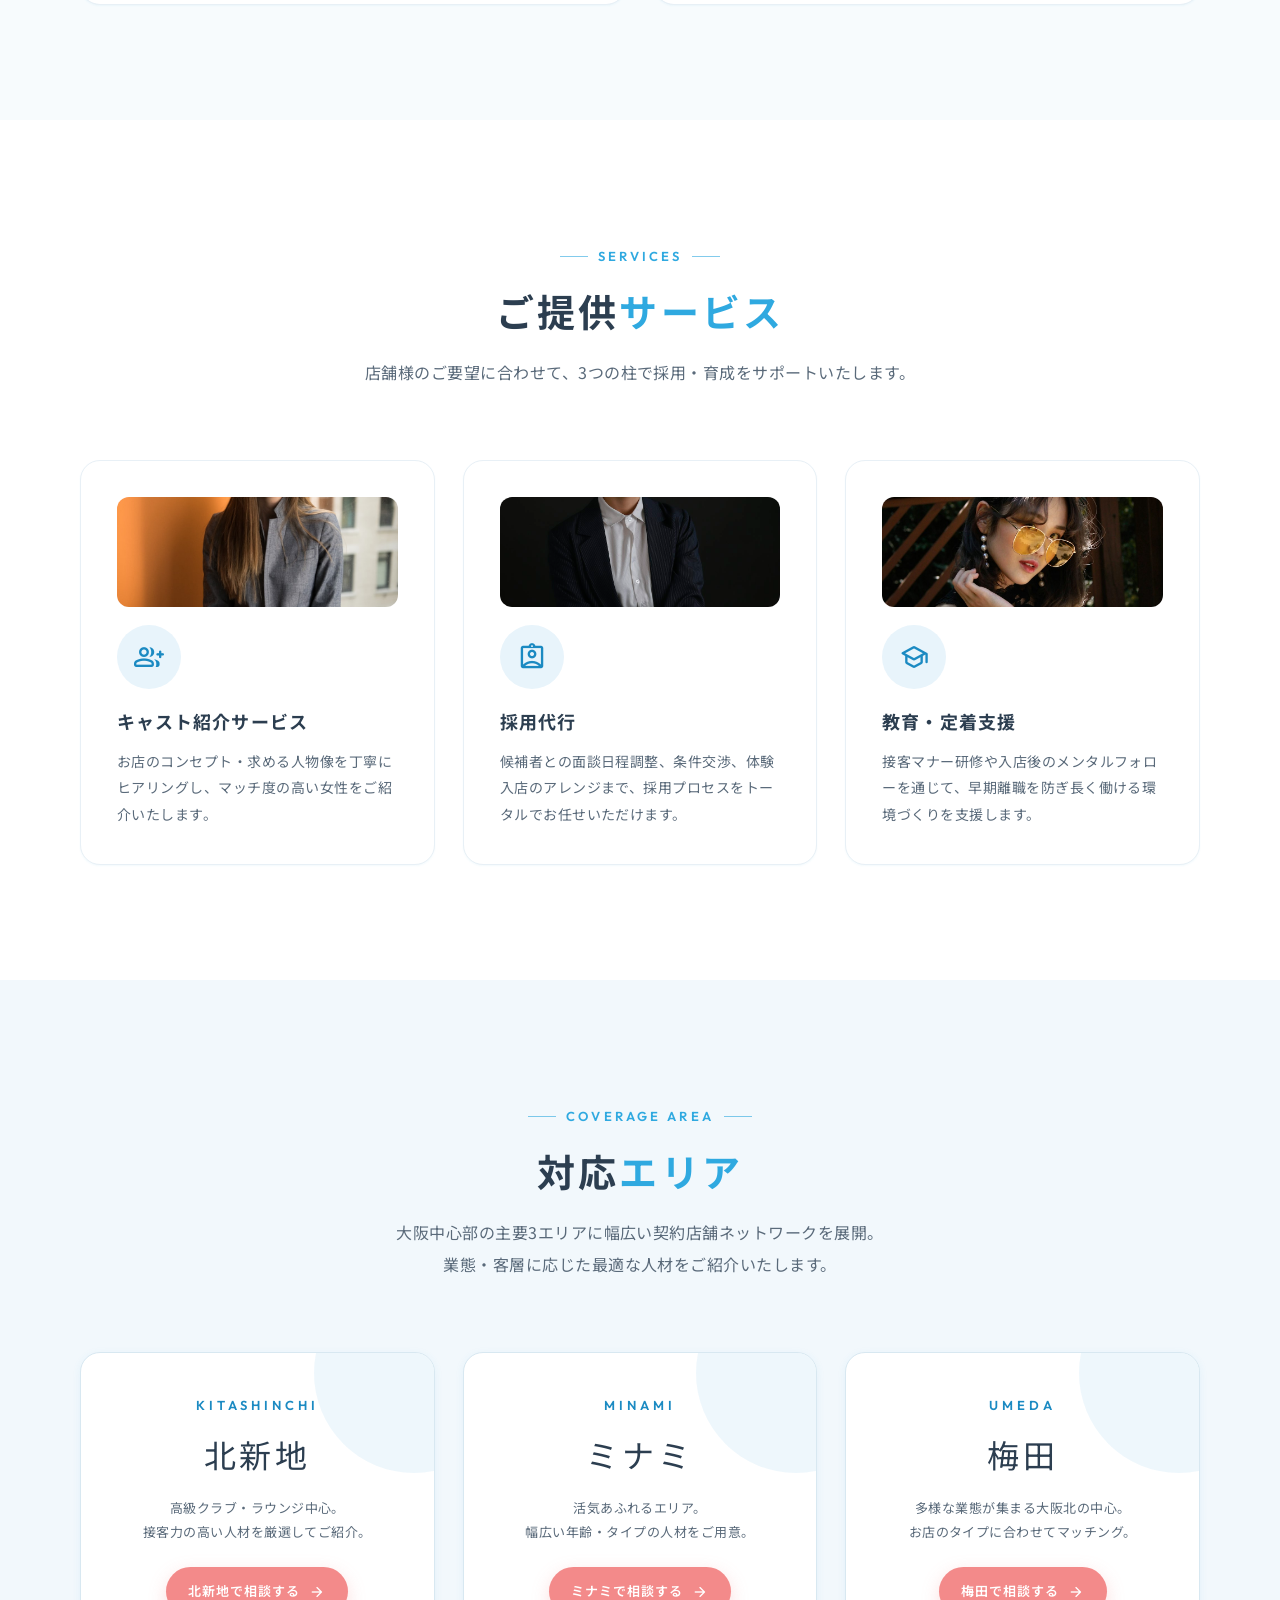
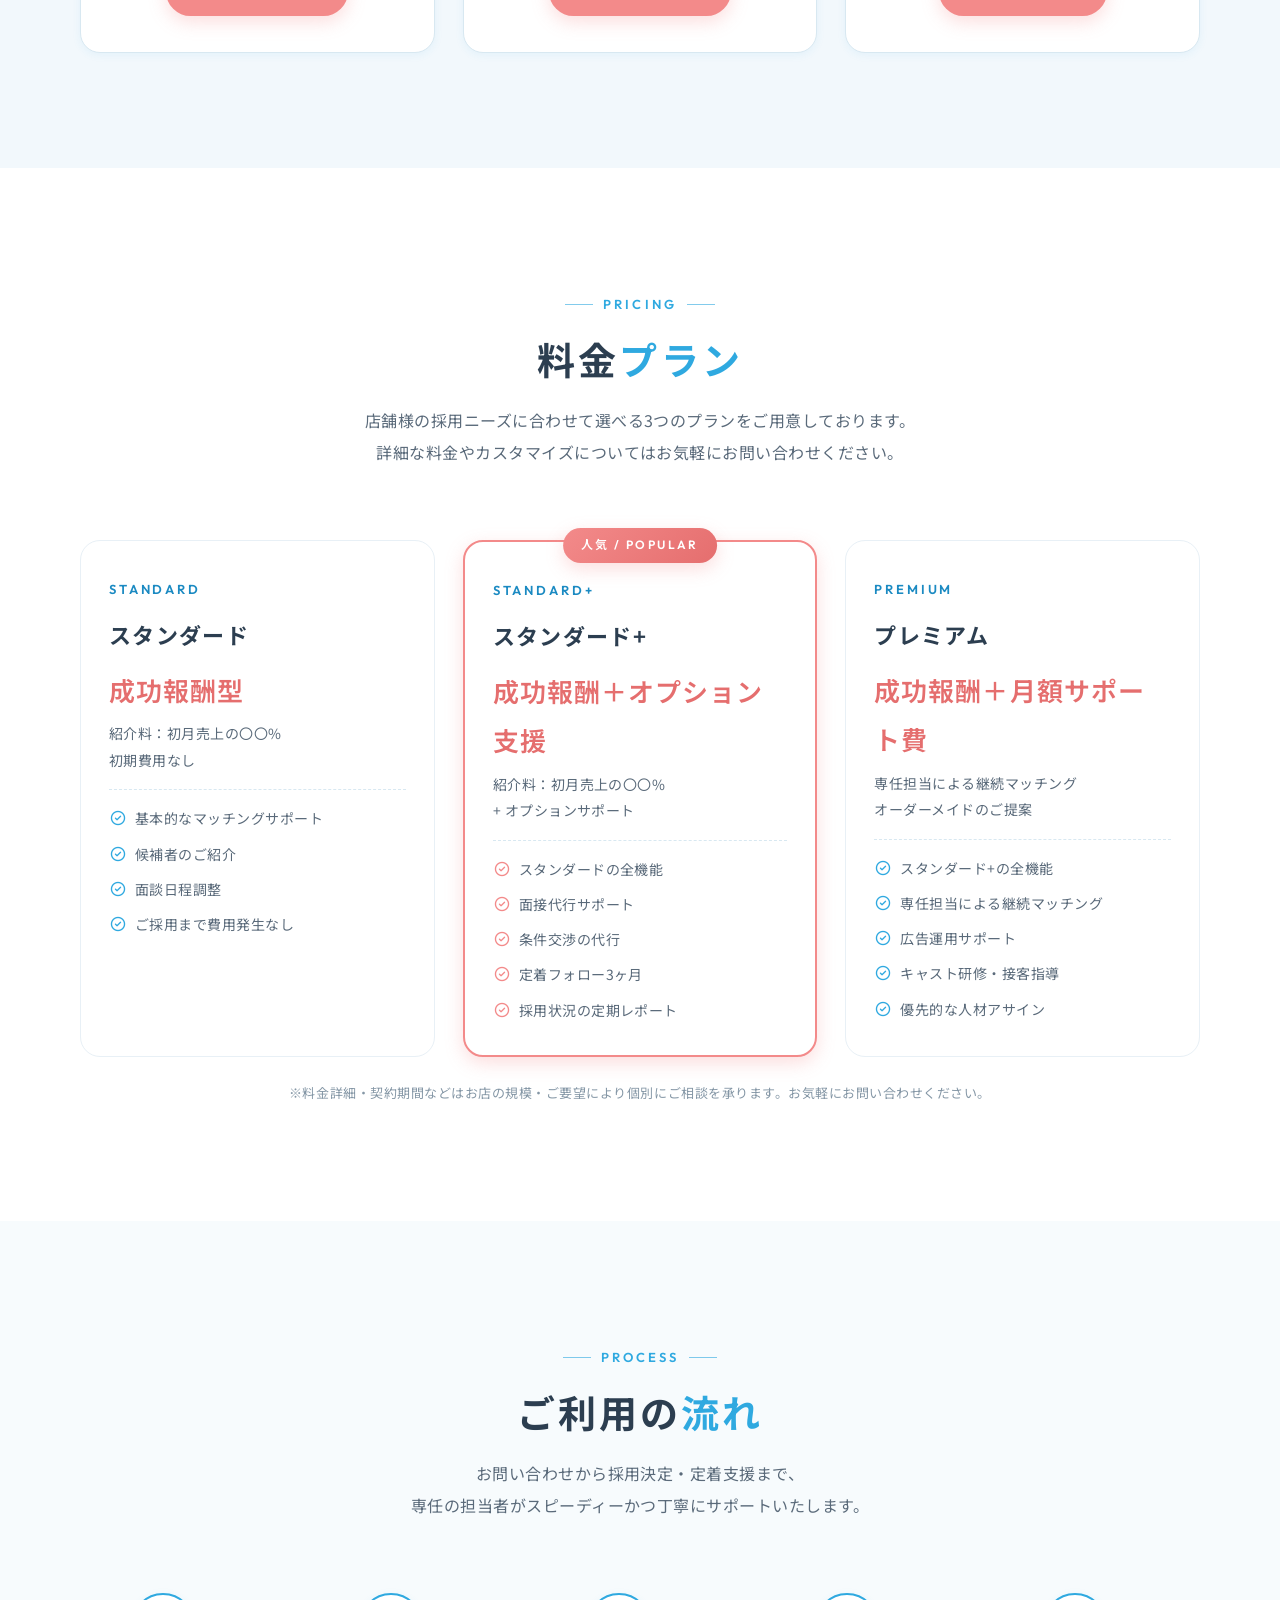
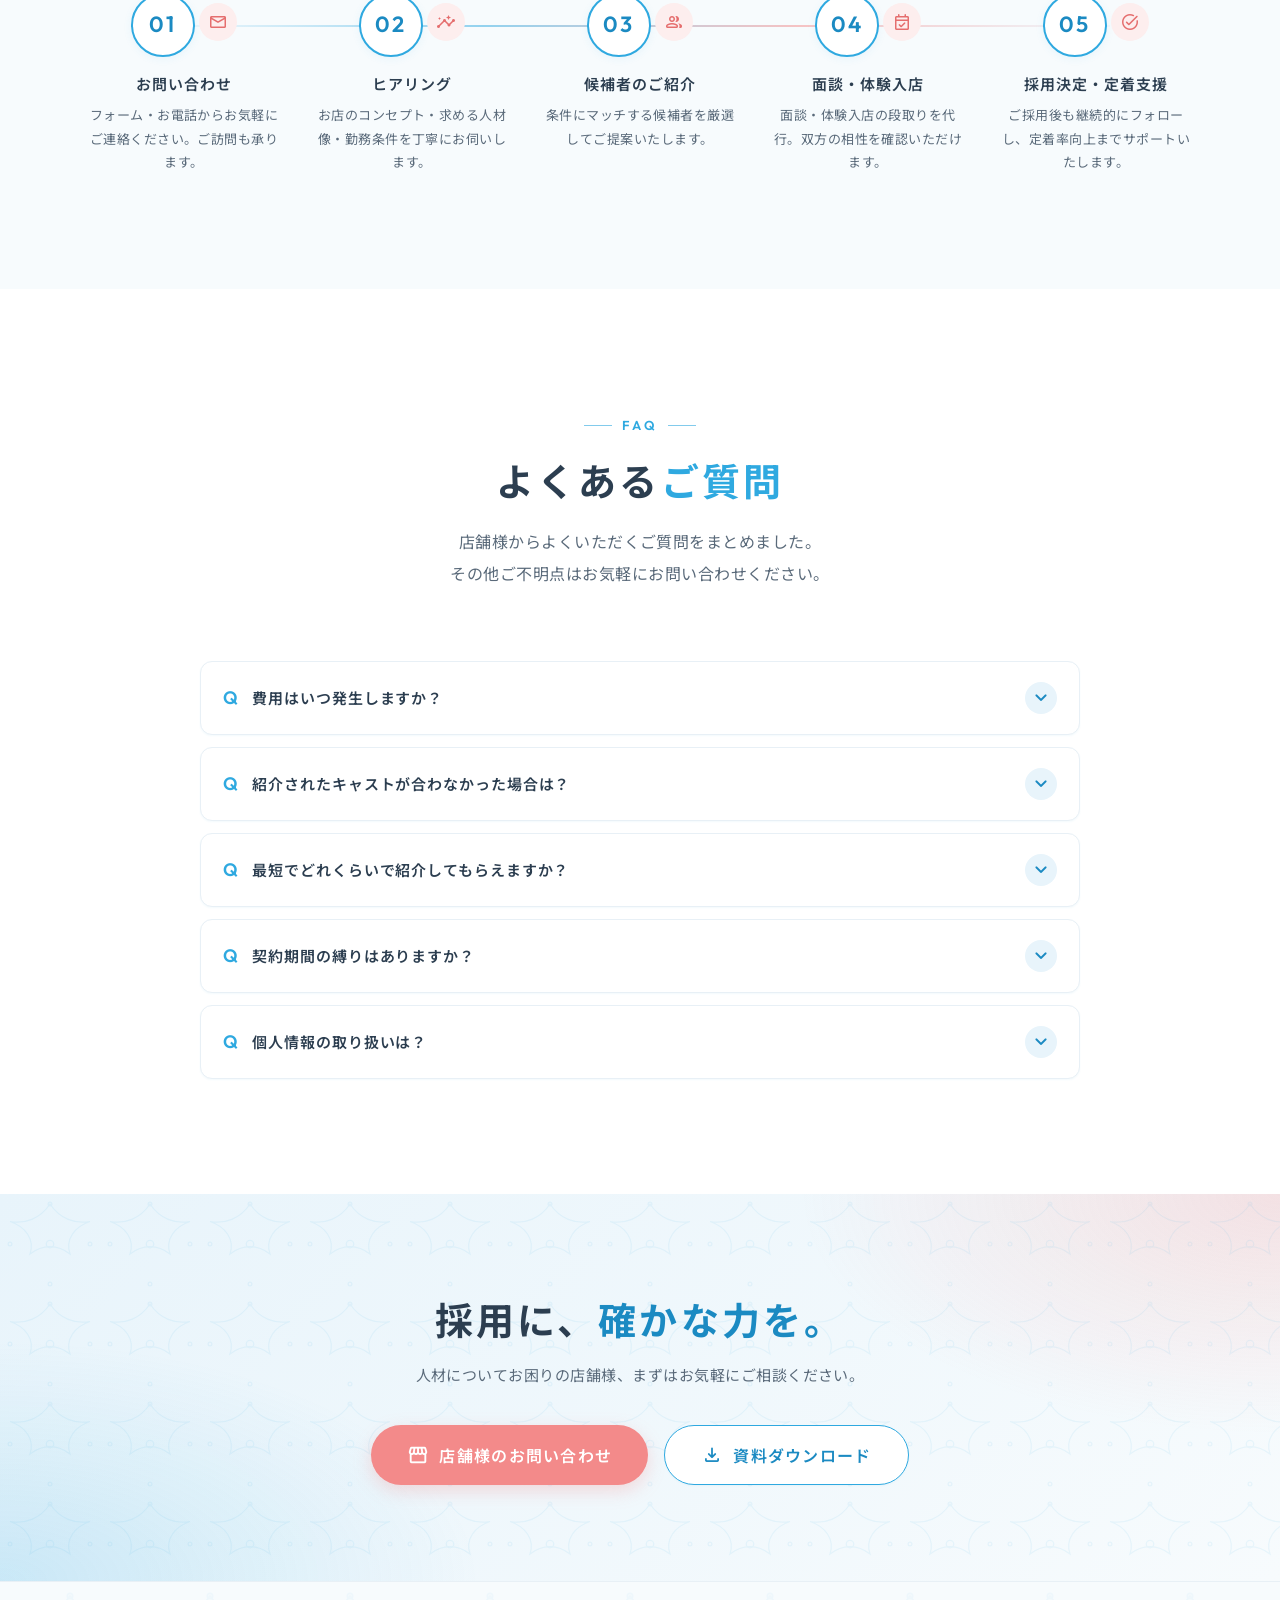
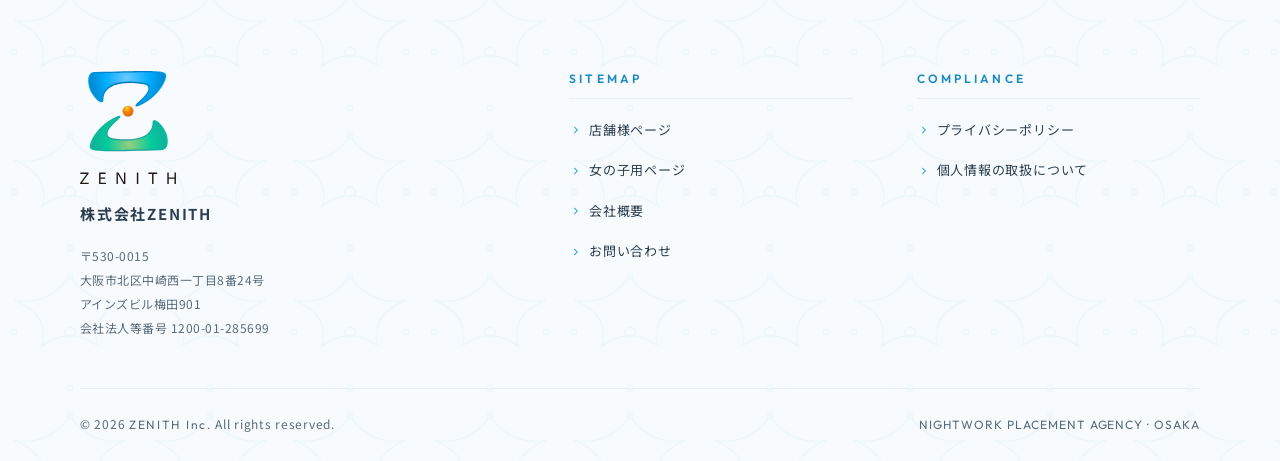
<file: clients.html>
<!DOCTYPE html>
<html lang="ja">
<head>
<meta charset="UTF-8" />
<meta name="viewport" content="width=device-width, initial-scale=1.0" />
<meta name="format-detection" content="telephone=no" />
<title>店舗様用ページ｜株式会社ZENITH</title>
<meta name="description" content="大阪・北新地／ミナミ／梅田の優良店舗様向け人材紹介サービス。厚労省許可予定・完全成功報酬制・スクリーニング済み人材のご紹介で、安定した採用体制をサポートします。" />
<meta name="keywords" content="ナイトワーク,人材紹介,店舗,求人,採用,北新地,ミナミ,梅田,職業紹介,成功報酬" />

<!-- OGP -->
<meta property="og:type" content="website" />
<meta property="og:title" content="店舗様用ページ｜株式会社ZENITH" />
<meta property="og:description" content="店舗様が求める人材を、確かにご紹介。完全成功報酬制で安心してご利用いただけます。" />
<meta property="og:site_name" content="株式会社ZENITH" />
<meta name="theme-color" content="#2FA9E0" />

<!-- Fonts -->
<link rel="preconnect" href="https://fonts.googleapis.com" />
<link rel="preconnect" href="https://fonts.gstatic.com" crossorigin />
<link href="https://fonts.googleapis.com/css2?family=Noto+Sans+JP:wght@400;500;600;700&family=Outfit:wght@400;500;600;700&display=swap" rel="stylesheet" />
<link href="https://fonts.googleapis.com/css2?family=Material+Symbols+Rounded:opsz,wght,FILL,GRAD@24,400,0,0" rel="stylesheet" />

<!-- Styles -->
<link rel="stylesheet" href="css/style.css" />

<link rel="icon" href="assets/images/logo.svg" />

<!-- Page-scoped styles -->
<style>
  /* ==== Sub-page hero ==== */
  body.page-clients .subhero {
    position: relative;
    padding-top: calc(var(--nav-h) + 48px);
    padding-bottom: clamp(48px, 7vw, 88px);
    background:
      radial-gradient(900px 420px at 85% -10%, #CFE8F6 0%, transparent 60%),
      radial-gradient(700px 380px at 5% 110%, #FBF3E0 0%, transparent 60%),
      linear-gradient(180deg, #F5FAFD 0%, #FFFFFF 100%);
    overflow: hidden;
  }
  body.page-clients .subhero::before {
    content: '';
    position: absolute; inset: 0;
    background-image: var(--damask);
    background-size: 110px 110px;
    opacity: 0.45;
    pointer-events: none;
  }
  body.page-clients .subhero__inner {
    position: relative;
    z-index: 1;
    display: grid;
    grid-template-columns: 1.2fr 1fr;
    gap: clamp(32px, 5vw, 72px);
    align-items: center;
  }
  body.page-clients .subhero__eyebrow {
    display: inline-flex;
    align-items: center;
    gap: 10px;
    padding: 8px 16px;
    border-radius: var(--r-pill);
    background: #fff;
    border: 1px solid var(--c-border);
    font-family: var(--ff-en);
    font-weight: 600;
    font-size: 12px;
    letter-spacing: 0.22em;
    color: var(--c-primary-dark);
    box-shadow: var(--sh-xs);
    margin-bottom: 22px;
  }
  body.page-clients .subhero__eyebrow .dot {
    width: 8px; height: 8px;
    border-radius: 50%;
    background: var(--c-primary);
    box-shadow: 0 0 0 4px rgba(47,169,224,0.18);
  }
  body.page-clients .subhero__title {
    font-size: clamp(26px, 4.4vw, 44px);
    line-height: 1.5;
    letter-spacing: 0.06em;
    color: var(--c-ink);
    margin-bottom: 20px;
  }
  body.page-clients .subhero__title .accent { color: var(--c-primary-dark); }
  body.page-clients .subhero__sub {
    font-size: clamp(14px, 1.5vw, 16px);
    color: var(--c-ink-2);
    line-height: 2;
    margin-bottom: 26px;
    max-width: 540px;
  }
  body.page-clients .subhero__areas {
    display: flex; flex-wrap: wrap; gap: 10px;
    margin-bottom: 28px;
  }
  body.page-clients .subhero__ctas {
    display: flex; flex-wrap: wrap; gap: 14px;
  }
  body.page-clients .subhero__cert {
    position: relative; z-index: 1;
    justify-self: center; width: 100%;
    max-width: 380px;
  }

  /* ==== Pricing cards ==== */
  body.page-clients .price-card {
    position: relative;
    background: #fff;
    border: 1px solid var(--c-border-soft);
    border-radius: var(--r-lg);
    padding: 36px 28px 32px;
    display: flex; flex-direction: column;
    gap: 16px;
    transition: transform var(--t-med) var(--ease-out), box-shadow var(--t-med) var(--ease-out);
  }
  body.page-clients .price-card:hover {
    transform: translateY(-4px);
    box-shadow: var(--sh-md);
  }
  body.page-clients .price-card--featured {
    border: 2px solid var(--c-coral);
    box-shadow: var(--sh-coral);
  }
  body.page-clients .price-card__ribbon {
    position: absolute;
    top: -14px; left: 50%;
    transform: translateX(-50%);
    background: linear-gradient(135deg, var(--c-coral), var(--c-coral-dark));
    color: #fff;
    font-family: var(--ff-en);
    font-weight: 600;
    font-size: 12px;
    letter-spacing: 0.2em;
    padding: 6px 18px;
    border-radius: var(--r-pill);
    box-shadow: var(--sh-coral);
  }
  body.page-clients .price-card__name {
    font-family: var(--ff-en);
    font-weight: 600;
    font-size: 13px;
    letter-spacing: 0.22em;
    color: var(--c-primary-dark);
    text-transform: uppercase;
  }
  body.page-clients .price-card__title {
    font-size: 22px;
    letter-spacing: 0.06em;
    color: var(--c-ink);
  }
  body.page-clients .price-card__price {
    font-size: 14px;
    color: var(--c-ink-2);
    padding-bottom: 16px;
    border-bottom: 1px dashed var(--c-border);
  }
  body.page-clients .price-card__price strong {
    display: block;
    font-family: var(--ff-en);
    font-size: 26px;
    color: var(--c-coral-dark);
    font-weight: 600;
    letter-spacing: 0.04em;
    margin-bottom: 4px;
  }
  body.page-clients .price-card__features {
    display: flex; flex-direction: column;
    gap: 10px;
    font-size: 14px;
    color: var(--c-ink-2);
    line-height: 1.8;
  }
  body.page-clients .price-card__features li {
    display: flex; align-items: flex-start; gap: 8px;
  }
  body.page-clients .price-card__features .material-symbols-rounded {
    color: var(--c-primary);
    font-size: 18px;
    margin-top: 3px;
    flex-shrink: 0;
  }
  body.page-clients .price-card--featured .price-card__features .material-symbols-rounded {
    color: var(--c-coral);
  }
  body.page-clients .price-note {
    text-align: center;
    font-size: 13px;
    color: var(--c-ink-3);
    margin-top: 24px;
    letter-spacing: 0.04em;
  }

  /* ==== Professional hero photo ==== */
  body.page-clients .subhero__photo {
    position: relative;
    width: 100%;
    max-width: 420px;
    margin-inline: auto;
    border-radius: 20px;
    overflow: hidden;
    box-shadow: 0 24px 48px -20px rgba(47,169,224,0.35);
    border: 1px solid rgba(47,169,224,0.14);
    aspect-ratio: 4 / 5;
  }
  body.page-clients .subhero__photo img {
    width: 100%; height: 100%;
    object-fit: cover;
    display: block;
  }
  body.page-clients .subhero__photo-badge {
    position: absolute;
    left: 20px; bottom: 20px;
    display: inline-flex;
    align-items: center;
    gap: 6px;
    padding: 10px 16px;
    border-radius: 9999px;
    background: rgba(255,255,255,0.95);
    color: var(--c-primary-dark);
    font-size: 13px;
    font-weight: 700;
    letter-spacing: 0.06em;
    backdrop-filter: blur(6px);
    box-shadow: 0 10px 24px -12px rgba(47,169,224,0.4);
  }
  body.page-clients .subhero__photo-badge .material-symbols-rounded { font-size: 18px; }

  /* ==== Service card slim thumbnails ==== */
  body.page-clients .card__thumb-slim {
    width: 100%;
    height: 110px;
    overflow: hidden;
    border-radius: 12px;
    margin-bottom: 18px;
  }
  body.page-clients .card__thumb-slim img {
    width: 100%; height: 100%;
    object-fit: cover;
    display: block;
    transition: transform 500ms cubic-bezier(0.22,0.61,0.36,1);
  }
  body.page-clients .card:hover .card__thumb-slim img { transform: scale(1.04); }

  /* Responsive overrides */
  @media (max-width: 1024px) {
    body.page-clients .subhero__inner { grid-template-columns: 1fr; }
    body.page-clients .subhero__cert { max-width: 420px; margin-inline: auto; }
  }
  @media (max-width: 768px) {
    body.page-clients .subhero__ctas .btn { flex: 1 1 auto; }
  }
</style>
</head>
<body class="page-clients">

<!-- =========================================================================
     Navbar
     ========================================================================= -->
<header class="navbar" role="banner">
  <div class="container navbar__inner">
    <a href="index.html" class="navbar__brand" aria-label="株式会社ZENITH トップページ">
      <img src="assets/images/logo.svg" alt="株式会社ZENITH" class="navbar__logo-img" />
      <span class="navbar__wordmark">
        <span class="navbar__wordmark-en">ZENITH</span>
        <span class="navbar__wordmark-jp">株式会社ゼニス</span>
      </span>
    </a>

    <nav class="navbar__menu" aria-label="メインナビゲーション">
      <a href="clients.html" class="navbar__link is-active" aria-current="page">店舗様ページ</a>
      <a href="cast.html" class="navbar__link">女の子用ページ</a>
      <a href="company.html" class="navbar__link">会社概要</a>
      <a href="contact.html" class="navbar__link">お問い合わせ</a>
    </nav>

    <a href="contact.html" class="btn btn--primary navbar__cta">
      <span class="material-symbols-rounded" aria-hidden="true">favorite</span>
      体験入店お申込み
    </a>

    <button class="hamburger" type="button" aria-label="メニューを開く" aria-expanded="false" aria-controls="drawer">
      <span class="hamburger__box" aria-hidden="true">
        <span class="hamburger__line"></span>
        <span class="hamburger__line"></span>
        <span class="hamburger__line"></span>
      </span>
    </button>
  </div>
</header>

<!-- Drawer (mobile) -->
<div class="drawer-backdrop" aria-hidden="true"></div>
<aside id="drawer" class="drawer" aria-label="モバイルメニュー">
  <div class="drawer__head">
    <span class="navbar__wordmark">
      <span class="navbar__wordmark-en">ZENITH</span>
      <span class="navbar__wordmark-jp">株式会社ゼニス</span>
    </span>
    <button class="drawer__close" type="button" aria-label="メニューを閉じる">
      <span class="material-symbols-rounded">close</span>
    </button>
  </div>
  <nav class="drawer__menu" aria-label="モバイルナビゲーション">
    <a href="clients.html" class="drawer__link" aria-current="page"><span class="material-symbols-rounded">storefront</span>店舗様ページ</a>
    <a href="cast.html" class="drawer__link"><span class="material-symbols-rounded">diamond</span>女の子用ページ</a>
    <a href="company.html" class="drawer__link"><span class="material-symbols-rounded">apartment</span>会社概要</a>
    <a href="contact.html" class="drawer__link"><span class="material-symbols-rounded">mail</span>お問い合わせ</a>
  </nav>
  <a href="contact.html" class="btn btn--primary btn--block drawer__cta">
    <span class="material-symbols-rounded" aria-hidden="true">favorite</span>
    体験入店お申込み
  </a>
</aside>

<main id="main">

<!-- =========================================================================
     Sub-page Hero
     ========================================================================= -->
<section class="subhero" aria-label="ページヘッダー">
  <div class="container subhero__inner">
    <div class="subhero__content">
      <span class="subhero__eyebrow reveal">
        <span class="dot" aria-hidden="true"></span>
        <span>SHOPS / 店舗様</span>
      </span>
      <h1 class="subhero__title reveal reveal--delay-1">
        店舗様が求める人材を、<br />
        <span class="accent">確か</span>にご紹介。
      </h1>
      <p class="subhero__sub reveal reveal--delay-2">
        大阪・北新地／ミナミの優良店舗様とともに、<br />
        安定した採用体制を築きます。<br />
        完全成功報酬制・法令遵守で安心してご利用いただけます。
      </p>

      <div class="subhero__areas reveal reveal--delay-3">
        <span class="chip chip--area">北新地</span>
        <span class="chip chip--area">ミナミ</span>
        <span class="chip chip--area">梅田</span>
      </div>

      <div class="subhero__ctas reveal reveal--delay-4">
        <a href="contact.html" class="btn btn--primary btn--lg">
          <span class="material-symbols-rounded" aria-hidden="true">storefront</span>
          店舗様のお問い合わせ
        </a>
        <a href="#services" class="btn btn--outline btn--lg">
          <span class="material-symbols-rounded" aria-hidden="true">description</span>
          サービス詳細を見る
        </a>
      </div>
    </div>

    <div class="subhero__cert reveal reveal--delay-2">
      <figure class="subhero__photo">
        <img src="assets/images/people/meeting-handshake.jpg" alt="店舗様との打ち合わせ・握手の様子" loading="eager" />
        <span class="subhero__photo-badge">
          <span class="material-symbols-rounded" aria-hidden="true">workspace_premium</span>
          信頼の採用パートナー
        </span>
      </figure>
    </div>
  </div>
</section>

<!-- =========================================================================
     ② ZENITHが選ばれる理由
     ========================================================================= -->
<section class="section section--alt" id="reasons" aria-labelledby="reasons-title">
  <div class="container">
    <header class="section__header">
      <span class="section__eyebrow reveal">Why ZENITH</span>
      <h2 id="reasons-title" class="section__title reveal reveal--delay-1">
        ZENITHが<span>選ばれる理由</span>
      </h2>
      <p class="section__lead reveal reveal--delay-2">
        採用コストを抑えつつ、定着率の高い人材を紹介する。<br />
        私たちは店舗様の事業成長に寄り添う採用パートナーを目指しています。
      </p>
    </header>

    <div class="grid grid--2">
      <article class="card card--trust reveal">
        <div class="card__icon"><span class="material-symbols-rounded">workspace_premium</span></div>
        <h3 class="card__title">厚生労働大臣許可の信頼性</h3>
        <p class="card__body">有料職業紹介事業として、法令遵守を徹底して運営してまいります。<span class="chip chip--gold" style="margin-top:10px;">※2026年6月取得予定</span></p>
      </article>

      <article class="card card--trust reveal reveal--delay-1">
        <div class="card__icon"><span class="material-symbols-rounded">filter_alt</span></div>
        <h3 class="card__title">質の高い母集団</h3>
        <p class="card__body">事前にカウンセリング・スクリーニングを実施した女性のみを、店舗様のニーズに合わせて責任を持ってご紹介いたします。</p>
      </article>

      <article class="card card--trust reveal reveal--delay-2">
        <div class="card__icon"><span class="material-symbols-rounded">payments</span></div>
        <h3 class="card__title">完全成功報酬制</h3>
        <p class="card__body">ご採用決定までは費用が一切発生しません。初期費用・月額費用なしで、安心してお試しいただけます。</p>
      </article>

      <article class="card card--trust reveal reveal--delay-3">
        <div class="card__icon"><span class="material-symbols-rounded">support_agent</span></div>
        <h3 class="card__title">定着フォロー</h3>
        <p class="card__body">ご紹介後も定期的にキャストと連絡を取り、定着率向上まで責任を持ってサポートいたします。</p>
      </article>
    </div>
  </div>
</section>

<!-- =========================================================================
     ③ ご提供サービス
     ========================================================================= -->
<section class="section" id="services" aria-labelledby="services-title">
  <div class="container">
    <header class="section__header">
      <span class="section__eyebrow reveal">Services</span>
      <h2 id="services-title" class="section__title reveal reveal--delay-1">
        ご提供<span>サービス</span>
      </h2>
      <p class="section__lead reveal reveal--delay-2">
        店舗様のご要望に合わせて、3つの柱で採用・育成をサポートいたします。
      </p>
    </header>

    <div class="grid grid--3">
      <article class="card reveal">
        <div class="card__thumb-slim">
          <img src="assets/images/people/portrait-professional.jpg" alt="プロフェッショナルなキャスト人材" loading="lazy" />
        </div>
        <div class="card__icon"><span class="material-symbols-rounded">group_add</span></div>
        <h3 class="card__title">キャスト紹介サービス</h3>
        <p class="card__body">お店のコンセプト・求める人物像を丁寧にヒアリングし、マッチ度の高い女性をご紹介いたします。</p>
      </article>

      <article class="card reveal reveal--delay-1">
        <div class="card__thumb-slim">
          <img src="assets/images/people/office-business.jpg" alt="採用代行の打ち合わせ風景" loading="lazy" />
        </div>
        <div class="card__icon"><span class="material-symbols-rounded">assignment_ind</span></div>
        <h3 class="card__title">採用代行</h3>
        <p class="card__body">候補者との面談日程調整、条件交渉、体験入店のアレンジまで、採用プロセスをトータルでお任せいただけます。</p>
      </article>

      <article class="card reveal reveal--delay-2">
        <div class="card__thumb-slim">
          <img src="assets/images/people/portrait-glasses.jpg" alt="教育・定着支援のイメージ" loading="lazy" />
        </div>
        <div class="card__icon"><span class="material-symbols-rounded">school</span></div>
        <h3 class="card__title">教育・定着支援</h3>
        <p class="card__body">接客マナー研修や入店後のメンタルフォローを通じて、早期離職を防ぎ長く働ける環境づくりを支援します。</p>
      </article>
    </div>
  </div>
</section>

<!-- =========================================================================
     ④ 対応エリア
     ========================================================================= -->
<section class="section section--tint" id="areas" aria-labelledby="areas-title">
  <div class="container">
    <header class="section__header">
      <span class="section__eyebrow reveal">Coverage Area</span>
      <h2 id="areas-title" class="section__title reveal reveal--delay-1">
        対応<span>エリア</span>
      </h2>
      <p class="section__lead reveal reveal--delay-2">
        大阪中心部の主要3エリアに幅広い契約店舗ネットワークを展開。<br />
        業態・客層に応じた最適な人材をご紹介いたします。
      </p>
    </header>

    <div class="grid grid--3">
      <a href="contact.html?area=kitashinchi&type=shop" class="area-card reveal" aria-label="北新地エリアの店舗様お問い合わせ">
        <div class="area-card__en">KITASHINCHI</div>
        <div class="area-card__name">北新地</div>
        <p class="area-card__desc">高級クラブ・ラウンジ中心。<br />接客力の高い人材を厳選してご紹介。</p>
        <span class="area-card__cta">
          北新地で相談する
          <span class="material-symbols-rounded" aria-hidden="true">arrow_forward</span>
        </span>
      </a>

      <a href="contact.html?area=minami&type=shop" class="area-card reveal reveal--delay-1" aria-label="ミナミエリアの店舗様お問い合わせ">
        <div class="area-card__en">MINAMI</div>
        <div class="area-card__name">ミナミ</div>
        <p class="area-card__desc">活気あふれるエリア。<br />幅広い年齢・タイプの人材をご用意。</p>
        <span class="area-card__cta">
          ミナミで相談する
          <span class="material-symbols-rounded" aria-hidden="true">arrow_forward</span>
        </span>
      </a>

      <a href="contact.html?area=umeda&type=shop" class="area-card reveal reveal--delay-2" aria-label="梅田エリアの店舗様お問い合わせ">
        <div class="area-card__en">UMEDA</div>
        <div class="area-card__name">梅田</div>
        <p class="area-card__desc">多様な業態が集まる大阪北の中心。<br />お店のタイプに合わせてマッチング。</p>
        <span class="area-card__cta">
          梅田で相談する
          <span class="material-symbols-rounded" aria-hidden="true">arrow_forward</span>
        </span>
      </a>
    </div>
  </div>
</section>

<!-- =========================================================================
     ⑤ 料金プラン
     ========================================================================= -->
<section class="section" id="pricing" aria-labelledby="pricing-title">
  <div class="container">
    <header class="section__header">
      <span class="section__eyebrow reveal">Pricing</span>
      <h2 id="pricing-title" class="section__title reveal reveal--delay-1">
        料金<span>プラン</span>
      </h2>
      <p class="section__lead reveal reveal--delay-2">
        店舗様の採用ニーズに合わせて選べる3つのプランをご用意しております。<br />
        詳細な料金やカスタマイズについてはお気軽にお問い合わせください。
      </p>
    </header>

    <div class="grid grid--3">
      <article class="price-card reveal">
        <div class="price-card__name en">Standard</div>
        <h3 class="price-card__title">スタンダード</h3>
        <div class="price-card__price">
          <strong>成功報酬型</strong>
          紹介料：初月売上の〇〇%
          <br />初期費用なし
        </div>
        <ul class="price-card__features">
          <li><span class="material-symbols-rounded">check_circle</span>基本的なマッチングサポート</li>
          <li><span class="material-symbols-rounded">check_circle</span>候補者のご紹介</li>
          <li><span class="material-symbols-rounded">check_circle</span>面談日程調整</li>
          <li><span class="material-symbols-rounded">check_circle</span>ご採用まで費用発生なし</li>
        </ul>
      </article>

      <article class="price-card price-card--featured reveal reveal--delay-1">
        <span class="price-card__ribbon en">人気 / POPULAR</span>
        <div class="price-card__name en">Standard+</div>
        <h3 class="price-card__title">スタンダード+</h3>
        <div class="price-card__price">
          <strong>成功報酬＋オプション支援</strong>
          紹介料：初月売上の〇〇%
          <br />+ オプションサポート
        </div>
        <ul class="price-card__features">
          <li><span class="material-symbols-rounded">check_circle</span>スタンダードの全機能</li>
          <li><span class="material-symbols-rounded">check_circle</span>面接代行サポート</li>
          <li><span class="material-symbols-rounded">check_circle</span>条件交渉の代行</li>
          <li><span class="material-symbols-rounded">check_circle</span>定着フォロー3ヶ月</li>
          <li><span class="material-symbols-rounded">check_circle</span>採用状況の定期レポート</li>
        </ul>
      </article>

      <article class="price-card reveal reveal--delay-2">
        <div class="price-card__name en">Premium</div>
        <h3 class="price-card__title">プレミアム</h3>
        <div class="price-card__price">
          <strong>成功報酬＋月額サポート費</strong>
          専任担当による継続マッチング
          <br />オーダーメイドのご提案
        </div>
        <ul class="price-card__features">
          <li><span class="material-symbols-rounded">check_circle</span>スタンダード+の全機能</li>
          <li><span class="material-symbols-rounded">check_circle</span>専任担当による継続マッチング</li>
          <li><span class="material-symbols-rounded">check_circle</span>広告運用サポート</li>
          <li><span class="material-symbols-rounded">check_circle</span>キャスト研修・接客指導</li>
          <li><span class="material-symbols-rounded">check_circle</span>優先的な人材アサイン</li>
        </ul>
      </article>
    </div>

    <p class="price-note reveal reveal--delay-3">
      ※料金詳細・契約期間などはお店の規模・ご要望により個別にご相談を承ります。お気軽にお問い合わせください。
    </p>
  </div>
</section>

<!-- =========================================================================
     ⑥ ご利用の流れ
     ========================================================================= -->
<section class="section section--alt" id="flow" aria-labelledby="flow-title">
  <div class="container">
    <header class="section__header">
      <span class="section__eyebrow reveal">Process</span>
      <h2 id="flow-title" class="section__title reveal reveal--delay-1">
        ご利用の<span>流れ</span>
      </h2>
      <p class="section__lead reveal reveal--delay-2">
        お問い合わせから採用決定・定着支援まで、<br />
        専任の担当者がスピーディーかつ丁寧にサポートいたします。
      </p>
    </header>

    <ol class="step-flow">
      <li class="step reveal">
        <div class="step__num en">01</div>
        <div class="step__icon"><span class="material-symbols-rounded">mail</span></div>
        <h3 class="step__title">お問い合わせ</h3>
        <p class="step__body">フォーム・お電話からお気軽にご連絡ください。ご訪問も承ります。</p>
      </li>
      <li class="step reveal reveal--delay-1">
        <div class="step__num en">02</div>
        <div class="step__icon"><span class="material-symbols-rounded">insights</span></div>
        <h3 class="step__title">ヒアリング</h3>
        <p class="step__body">お店のコンセプト・求める人材像・勤務条件を丁寧にお伺いします。</p>
      </li>
      <li class="step reveal reveal--delay-2">
        <div class="step__num en">03</div>
        <div class="step__icon"><span class="material-symbols-rounded">group</span></div>
        <h3 class="step__title">候補者のご紹介</h3>
        <p class="step__body">条件にマッチする候補者を厳選してご提案いたします。</p>
      </li>
      <li class="step reveal reveal--delay-3">
        <div class="step__num en">04</div>
        <div class="step__icon"><span class="material-symbols-rounded">event_available</span></div>
        <h3 class="step__title">面談・体験入店</h3>
        <p class="step__body">面談・体験入店の段取りを代行。双方の相性を確認いただけます。</p>
      </li>
      <li class="step reveal reveal--delay-4">
        <div class="step__num en">05</div>
        <div class="step__icon"><span class="material-symbols-rounded">task_alt</span></div>
        <h3 class="step__title">採用決定・定着支援</h3>
        <p class="step__body">ご採用後も継続的にフォローし、定着率向上までサポートいたします。</p>
      </li>
    </ol>
  </div>
</section>

<!-- =========================================================================
     ⑦ FAQ
     ========================================================================= -->
<section class="section" id="faq" aria-labelledby="faq-title">
  <div class="container container--narrow">
    <header class="section__header">
      <span class="section__eyebrow reveal">FAQ</span>
      <h2 id="faq-title" class="section__title reveal reveal--delay-1">
        よくある<span>ご質問</span>
      </h2>
      <p class="section__lead reveal reveal--delay-2">
        店舗様からよくいただくご質問をまとめました。<br />
        その他ご不明点はお気軽にお問い合わせください。
      </p>
    </header>

    <div class="accordion" role="list">
      <div class="accordion__item reveal" role="listitem">
        <button type="button" class="accordion__head" aria-expanded="false">
          <span class="accordion__q en">Q</span>
          <span class="accordion__title">費用はいつ発生しますか？</span>
          <span class="accordion__toggle" aria-hidden="true"><span class="material-symbols-rounded">expand_more</span></span>
        </button>
        <div class="accordion__body">
          <div class="accordion__body-inner">
            <span class="accordion__a en">A</span>
            <p>完全成功報酬制のため、ご採用決定時に初めて紹介料が発生いたします。ご登録・候補者紹介・面談までの費用は一切いただきません。プレミアムプランの月額費用についても、契約後のサービス開始月からのご請求となります。</p>
          </div>
        </div>
      </div>

      <div class="accordion__item reveal" role="listitem">
        <button type="button" class="accordion__head" aria-expanded="false">
          <span class="accordion__q en">Q</span>
          <span class="accordion__title">紹介されたキャストが合わなかった場合は？</span>
          <span class="accordion__toggle" aria-hidden="true"><span class="material-symbols-rounded">expand_more</span></span>
        </button>
        <div class="accordion__body">
          <div class="accordion__body-inner">
            <span class="accordion__a en">A</span>
            <p>体験入店の段階で相性が合わないと感じられた場合は、費用は発生いたしません。別の候補者を改めてご紹介いたします。また、採用後の早期離職時の返金・再紹介規定も設けておりますので、安心してご利用いただけます。</p>
          </div>
        </div>
      </div>

      <div class="accordion__item reveal" role="listitem">
        <button type="button" class="accordion__head" aria-expanded="false">
          <span class="accordion__q en">Q</span>
          <span class="accordion__title">最短でどれくらいで紹介してもらえますか？</span>
          <span class="accordion__toggle" aria-hidden="true"><span class="material-symbols-rounded">expand_more</span></span>
        </button>
        <div class="accordion__body">
          <div class="accordion__body-inner">
            <span class="accordion__a en">A</span>
            <p>お店の条件や時期にもよりますが、ヒアリングから最短3日で候補者のご提案が可能です。緊急時の採用支援にもできる限り柔軟に対応いたしますので、まずはご相談ください。</p>
          </div>
        </div>
      </div>

      <div class="accordion__item reveal" role="listitem">
        <button type="button" class="accordion__head" aria-expanded="false">
          <span class="accordion__q en">Q</span>
          <span class="accordion__title">契約期間の縛りはありますか？</span>
          <span class="accordion__toggle" aria-hidden="true"><span class="material-symbols-rounded">expand_more</span></span>
        </button>
        <div class="accordion__body">
          <div class="accordion__body-inner">
            <span class="accordion__a en">A</span>
            <p>スタンダードプランは都度利用が可能で、契約期間の縛りはございません。プレミアムプランは最低3ヶ月からのご契約をお願いしておりますが、店舗様のご事情に合わせて柔軟にご相談させていただきます。</p>
          </div>
        </div>
      </div>

      <div class="accordion__item reveal" role="listitem">
        <button type="button" class="accordion__head" aria-expanded="false">
          <span class="accordion__q en">Q</span>
          <span class="accordion__title">個人情報の取り扱いは？</span>
          <span class="accordion__toggle" aria-hidden="true"><span class="material-symbols-rounded">expand_more</span></span>
        </button>
        <div class="accordion__body">
          <div class="accordion__body-inner">
            <span class="accordion__a en">A</span>
            <p>当社プライバシーポリシーに基づき、候補者・店舗様双方の情報を厳重に管理しております。ご紹介時の候補者情報は必要最小限に限定し、採用に関連しない第三者への開示は一切行いません。</p>
          </div>
        </div>
      </div>
    </div>
  </div>
</section>

<!-- =========================================================================
     ⑧ Contact CTA
     ========================================================================= -->
<section class="contact-cta" aria-labelledby="cta-title">
  <div class="container contact-cta__inner">
    <h2 id="cta-title" class="contact-cta__title reveal">
      採用に、<span style="color:var(--c-primary-dark);">確かな力を。</span>
    </h2>
    <p class="contact-cta__sub reveal reveal--delay-1">
      人材についてお困りの店舗様、まずはお気軽にご相談ください。
    </p>
    <div class="contact-cta__ctas reveal reveal--delay-2">
      <a href="contact.html" class="btn btn--primary btn--lg">
        <span class="material-symbols-rounded" aria-hidden="true">storefront</span>
        店舗様のお問い合わせ
      </a>
      <a href="#" class="btn btn--outline btn--lg">
        <span class="material-symbols-rounded" aria-hidden="true">download</span>
        資料ダウンロード
      </a>
    </div>
  </div>
</section>

</main>

<!-- =========================================================================
     Footer
     ========================================================================= -->
<footer class="footer" role="contentinfo">
  <div class="container footer__inner">
    <div class="footer__grid">
      <div class="footer__brand">
        <img src="assets/images/logo.svg" alt="株式会社ZENITH" class="footer__logo" />
        <div class="footer__company">株式会社ZENITH</div>
        <div class="footer__meta">
          〒530-0015<br />
          大阪市北区中崎西一丁目8番24号<br />
          アインズビル梅田901<br />
          会社法人等番号 1200-01-285699
        </div>
      </div>

      <div class="footer__col">
        <h3 class="footer__col-title">Sitemap</h3>
        <ul class="footer__links">
          <li><a href="clients.html" class="footer__link"><span class="material-symbols-rounded">chevron_right</span>店舗様ページ</a></li>
          <li><a href="cast.html" class="footer__link"><span class="material-symbols-rounded">chevron_right</span>女の子用ページ</a></li>
          <li><a href="company.html" class="footer__link"><span class="material-symbols-rounded">chevron_right</span>会社概要</a></li>
          <li><a href="contact.html" class="footer__link"><span class="material-symbols-rounded">chevron_right</span>お問い合わせ</a></li>
        </ul>
      </div>

      <div class="footer__col">
        <h3 class="footer__col-title">Compliance</h3>
        <ul class="footer__links">
          <li><a href="privacy.html" class="footer__link"><span class="material-symbols-rounded">chevron_right</span>プライバシーポリシー</a></li>
          <li><a href="privacy.html#personal" class="footer__link"><span class="material-symbols-rounded">chevron_right</span>個人情報の取扱について</a></li>
        </ul>
      </div>
    </div>

    <div class="footer__bottom">
      <div class="footer__copy">© <span data-year>2026</span> <span class="en">ZENITH Inc.</span> All rights reserved.</div>
      <div class="footer__copy en">NIGHTWORK PLACEMENT AGENCY · OSAKA</div>
    </div>
  </div>
</footer>

<!-- Back to top -->
<button class="back-to-top" type="button" aria-label="ページ上部へ戻る">
  <span class="material-symbols-rounded" aria-hidden="true">keyboard_arrow_up</span>
</button>

<script src="js/main.js" defer></script>
</body>
</html>
</file>
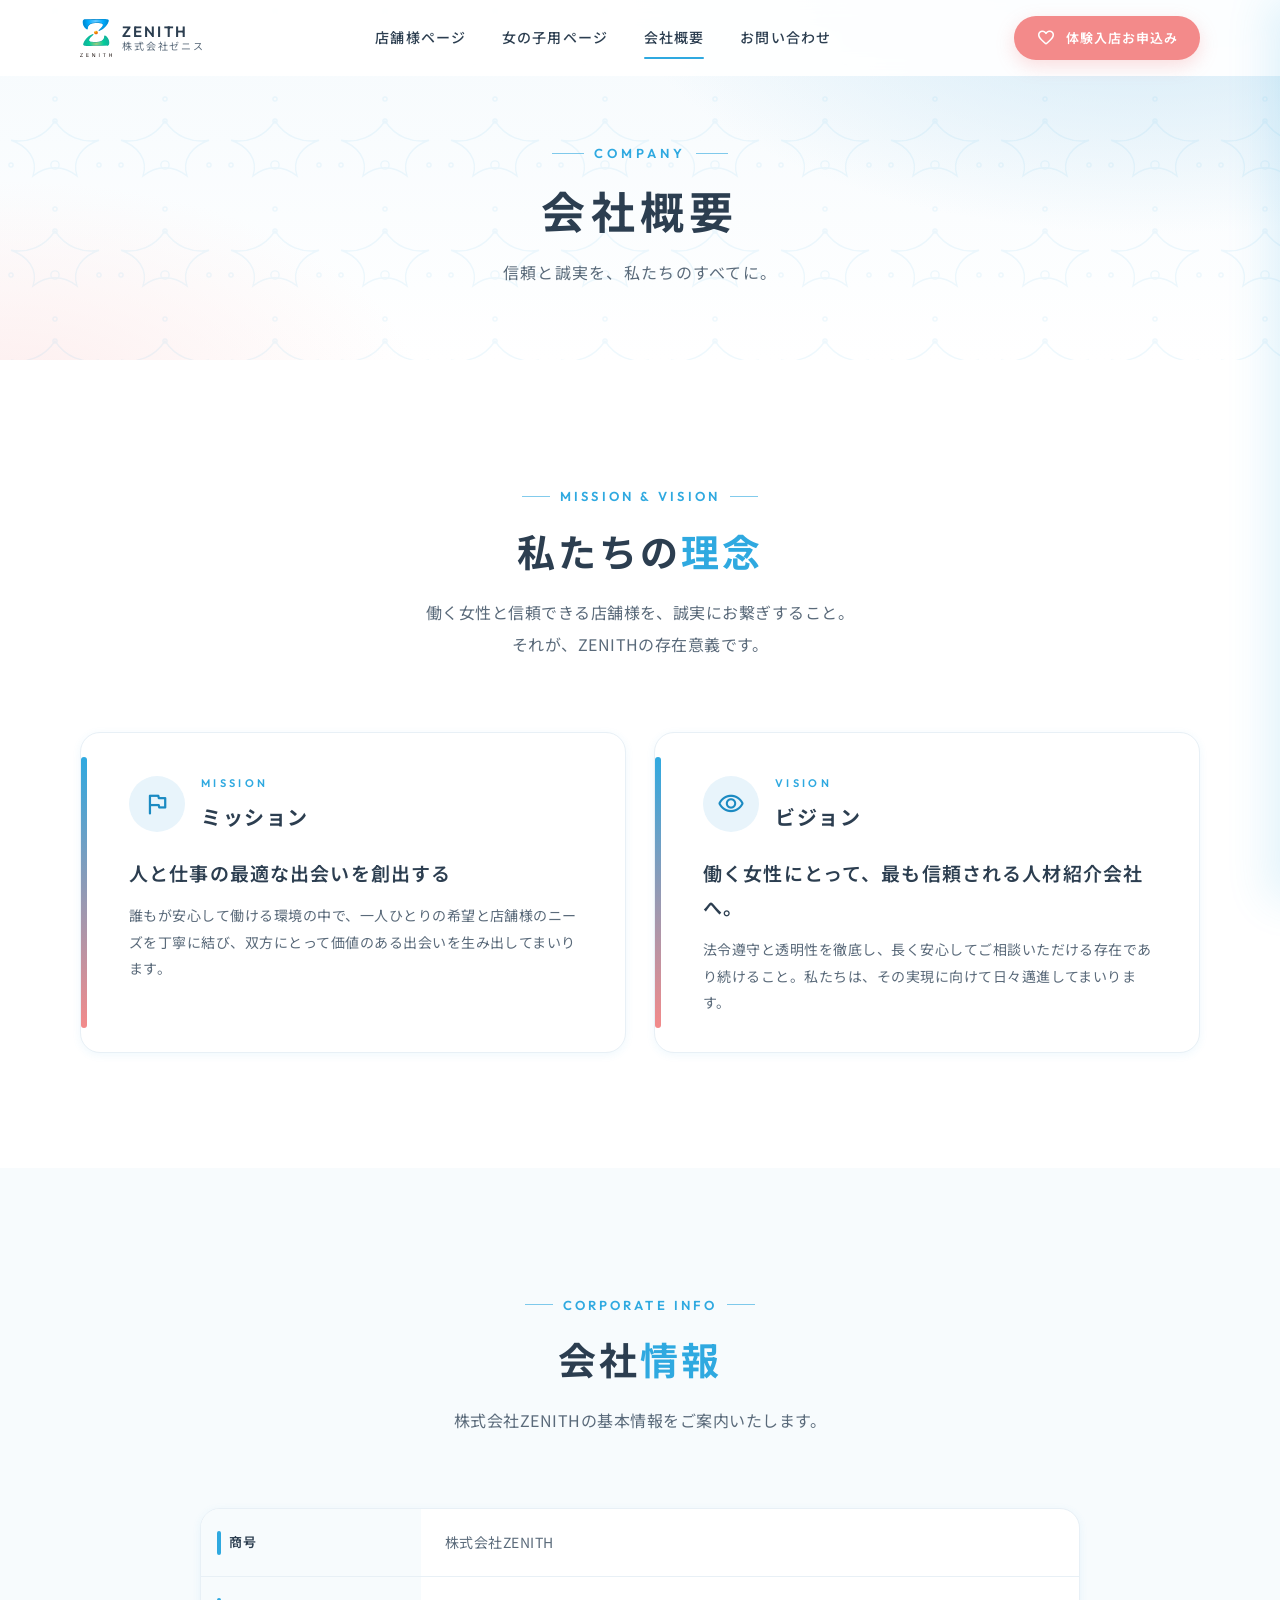
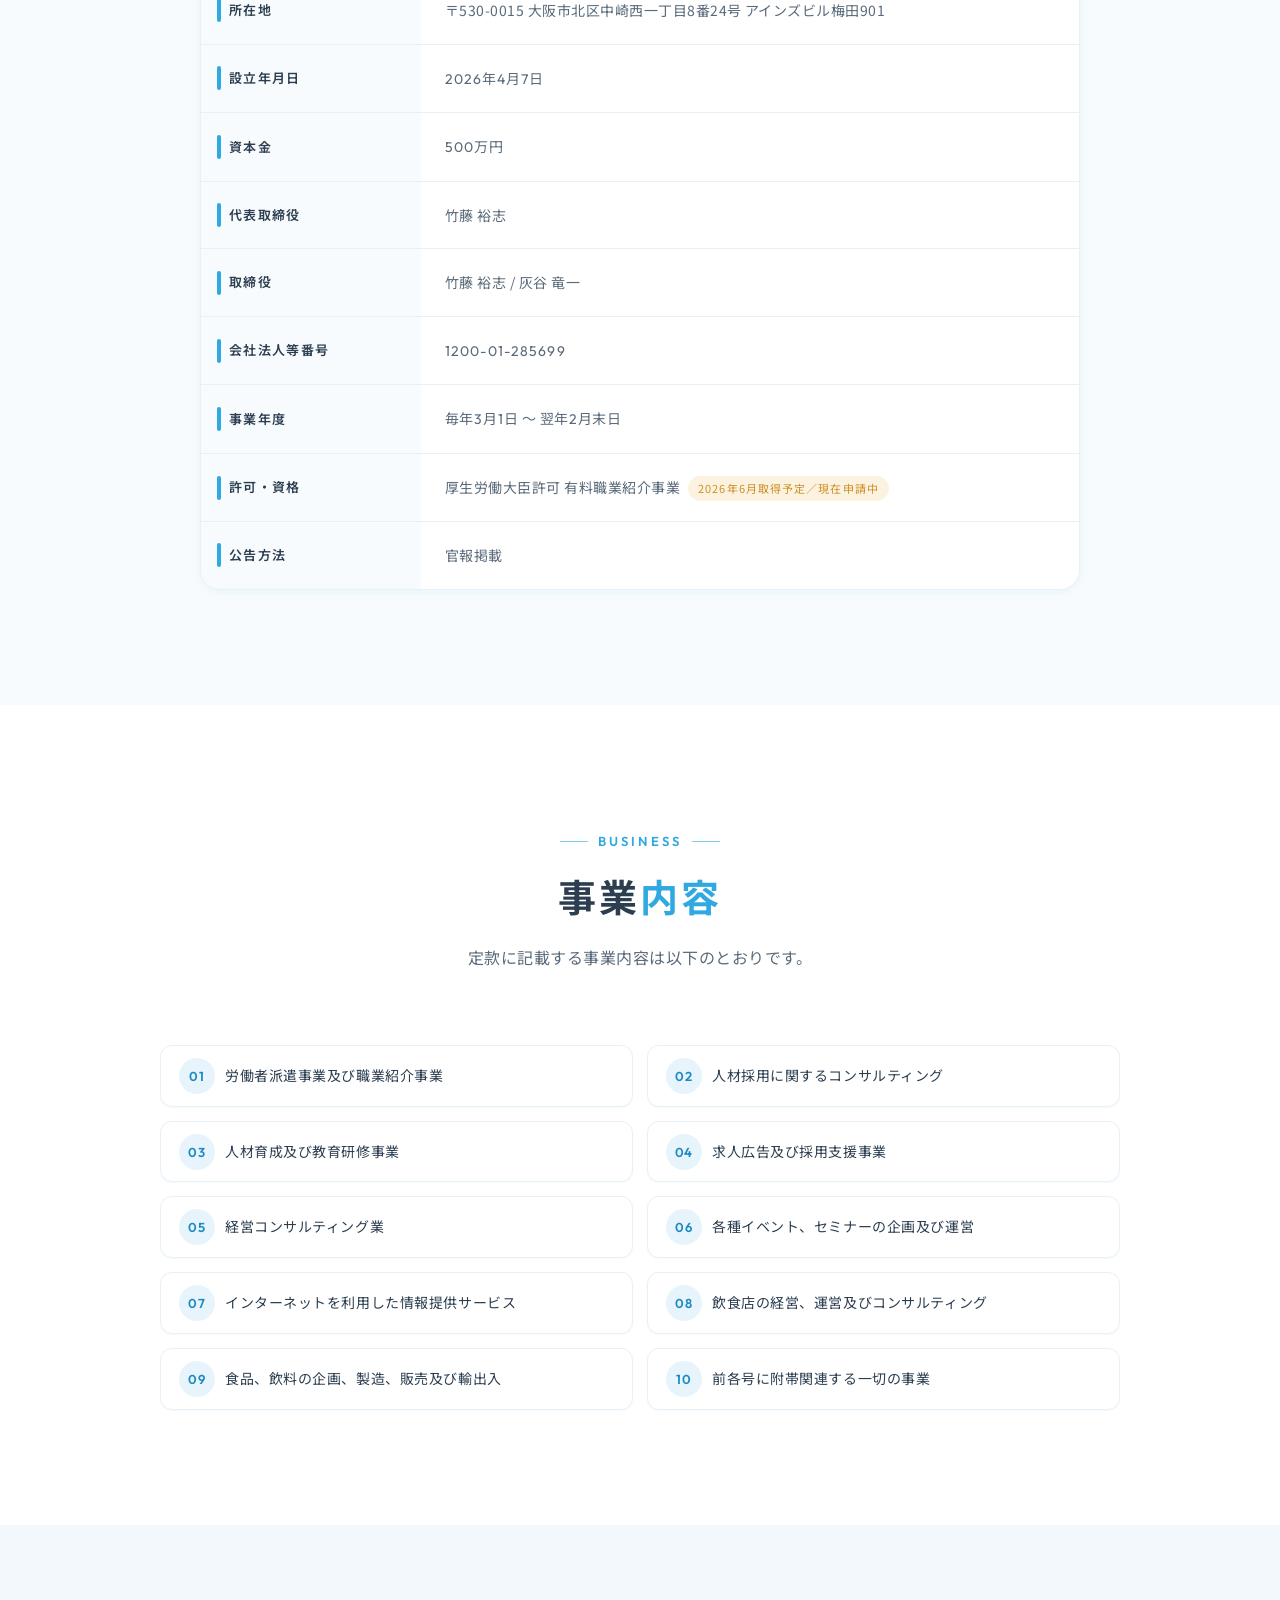
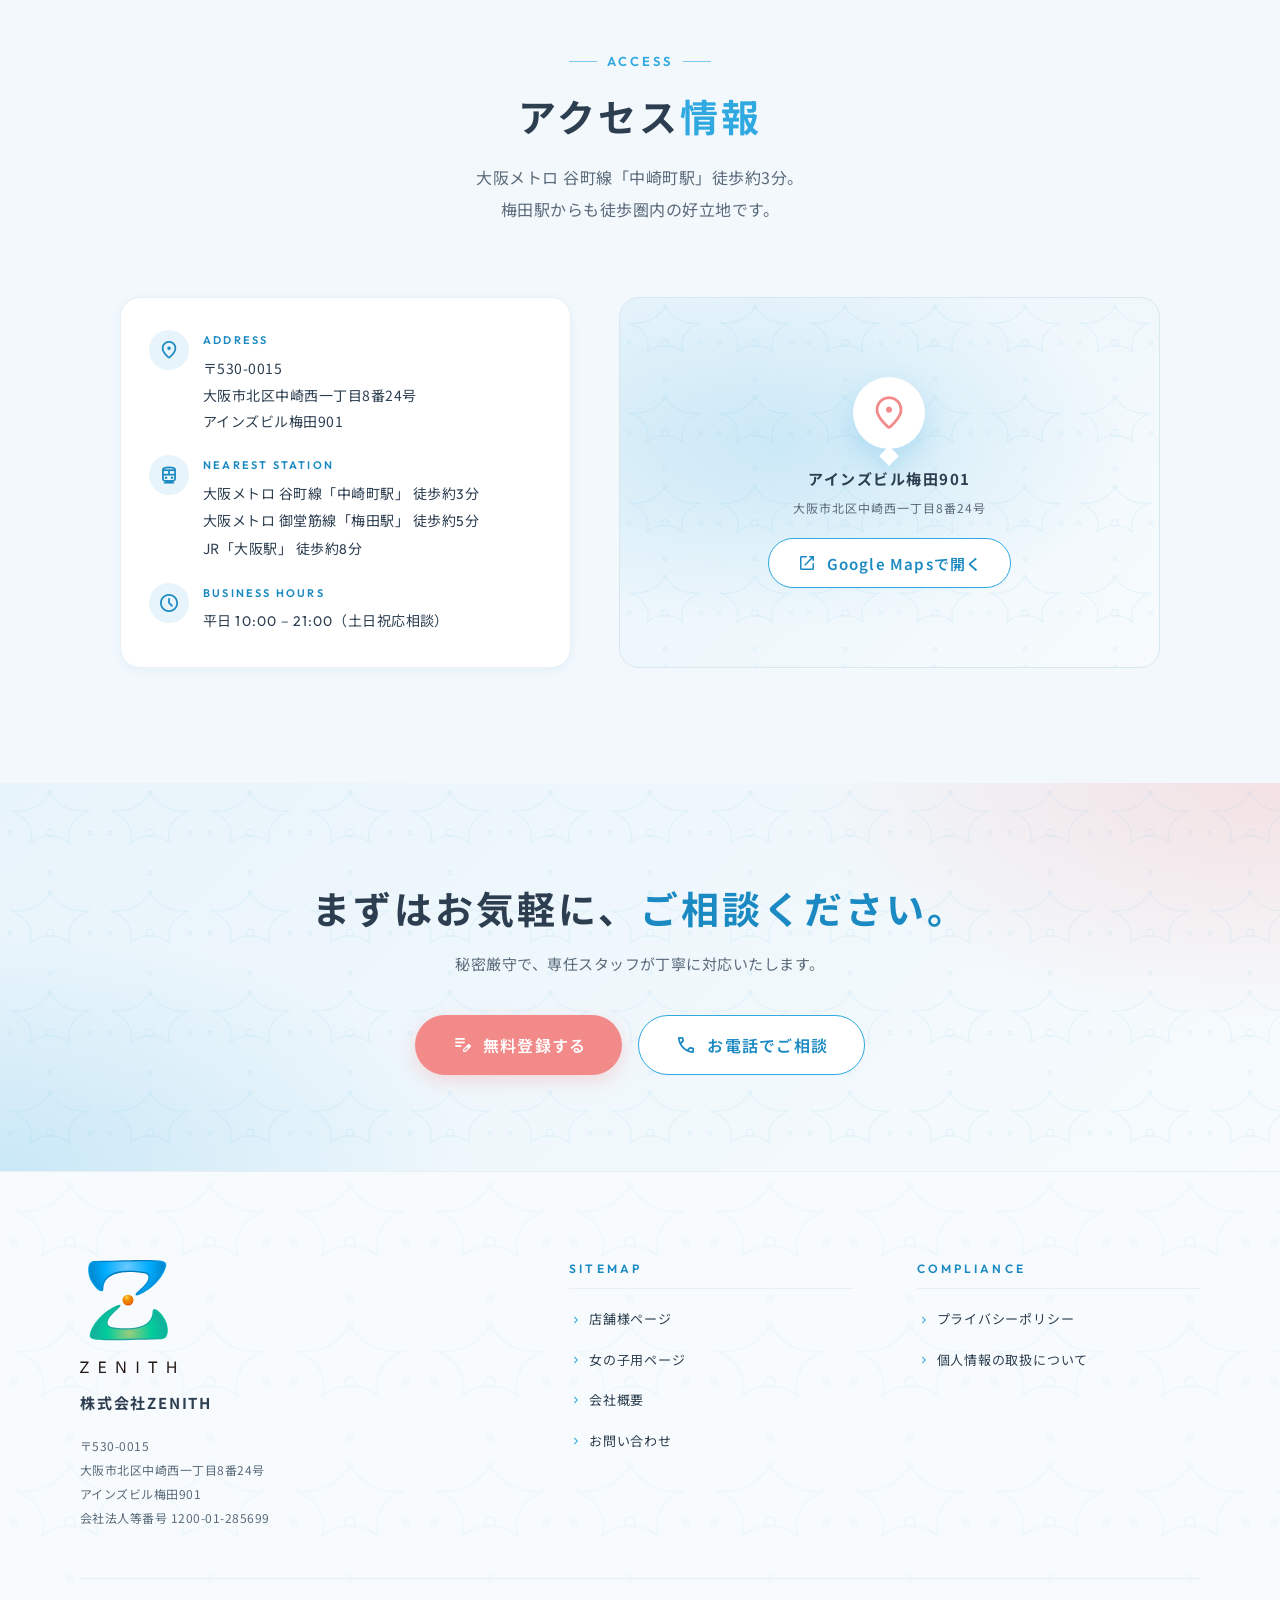
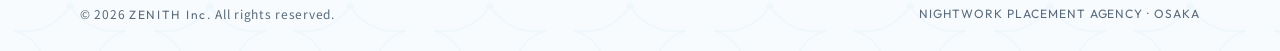
<file: company.html>
<!DOCTYPE html>
<html lang="ja">
<head>
<meta charset="UTF-8" />
<meta name="viewport" content="width=device-width, initial-scale=1.0" />
<meta name="format-detection" content="telephone=no" />
<title>会社概要 | 株式会社ZENITH</title>
<meta name="description" content="株式会社ZENITHの会社概要。大阪・梅田を拠点に、ナイトワーク専門の職業紹介事業を展開。商号・所在地・代表者・事業内容・アクセスなど、会社情報をご案内いたします。" />
<meta name="keywords" content="株式会社ZENITH,会社概要,企業情報,職業紹介,ナイトワーク,大阪,梅田" />

<!-- OGP -->
<meta property="og:type" content="website" />
<meta property="og:title" content="会社概要 | 株式会社ZENITH" />
<meta property="og:description" content="信頼と誠実を、私たちのすべてに。株式会社ZENITHの会社概要・事業内容・アクセス情報。" />
<meta property="og:site_name" content="株式会社ZENITH" />
<meta name="theme-color" content="#2FA9E0" />

<!-- Fonts -->
<link rel="preconnect" href="https://fonts.googleapis.com" />
<link rel="preconnect" href="https://fonts.gstatic.com" crossorigin />
<link href="https://fonts.googleapis.com/css2?family=Noto+Sans+JP:wght@400;500;600;700&family=Outfit:wght@400;500;600;700&display=swap" rel="stylesheet" />
<link href="https://fonts.googleapis.com/css2?family=Material+Symbols+Rounded:opsz,wght,FILL,GRAD@24,400,0,0" rel="stylesheet" />

<!-- Styles -->
<link rel="stylesheet" href="css/style.css" />

<link rel="icon" href="assets/images/logo.svg" />

<!-- Page-scoped styles -->
<style>
  /* Sub-hero */
  .page-company .subhero {
    position: relative;
    padding-top: calc(var(--nav-h) + 56px);
    padding-bottom: clamp(40px, 6vw, 72px);
    background:
      radial-gradient(900px 450px at 90% -10%, #CFE8F6 0%, transparent 60%),
      radial-gradient(700px 360px at 0% 110%, #FDEEEE 0%, transparent 60%),
      linear-gradient(180deg, #F5FAFD 0%, #FFFFFF 100%);
    overflow: hidden;
  }
  .page-company .subhero::before {
    content: '';
    position: absolute; inset: 0;
    background-image: var(--damask);
    background-size: 110px 110px;
    opacity: 0.45;
    pointer-events: none;
  }
  .page-company .subhero__inner { position: relative; z-index: 1; text-align: center; }
  .page-company .subhero__eyebrow {
    display: inline-flex;
    align-items: center;
    gap: 10px;
    font-family: var(--ff-en);
    font-weight: 600;
    font-size: 13px;
    letter-spacing: 0.3em;
    color: var(--c-primary);
    margin-bottom: 14px;
  }
  .page-company .subhero__eyebrow::before,
  .page-company .subhero__eyebrow::after {
    content: '';
    width: 32px; height: 1px;
    background: currentColor;
    opacity: 0.6;
  }
  .page-company .subhero__title {
    font-size: clamp(28px, 4.4vw, 44px);
    letter-spacing: 0.12em;
    line-height: 1.4;
    color: var(--c-ink);
    margin-bottom: 16px;
  }
  .page-company .subhero__sub {
    font-size: clamp(14px, 1.4vw, 16px);
    color: var(--c-ink-2);
    letter-spacing: 0.08em;
  }

  /* Mission / Vision cards */
  .page-company .mv-card {
    position: relative;
    padding: 40px 36px 36px 48px;
    background: #fff;
    border-radius: var(--r-lg);
    border: 1px solid var(--c-border-soft);
    box-shadow: var(--sh-sm);
    overflow: hidden;
    transition: transform var(--t-med) var(--ease-out), box-shadow var(--t-med) var(--ease-out);
  }
  .page-company .mv-card:hover { transform: translateY(-4px); box-shadow: var(--sh-md); }
  .page-company .mv-card::before {
    content: '';
    position: absolute;
    left: 0; top: 24px; bottom: 24px;
    width: 6px;
    border-radius: 3px;
    background: linear-gradient(180deg, var(--c-primary) 0%, var(--c-coral) 100%);
  }
  .page-company .mv-card__head {
    display: flex;
    align-items: center;
    gap: 16px;
    margin-bottom: 20px;
  }
  .page-company .mv-card__icon {
    width: 56px; height: 56px;
    border-radius: 50%;
    background: var(--c-primary-pale);
    color: var(--c-primary-dark);
    display: inline-flex;
    align-items: center;
    justify-content: center;
    flex-shrink: 0;
  }
  .page-company .mv-card__icon .material-symbols-rounded { font-size: 28px; }
  .page-company .mv-card__en {
    font-family: var(--ff-en);
    font-weight: 600;
    font-size: 11px;
    letter-spacing: 0.3em;
    color: var(--c-primary);
    text-transform: uppercase;
    display: block;
    margin-bottom: 4px;
  }
  .page-company .mv-card__label {
    font-size: 20px;
    font-weight: 700;
    letter-spacing: 0.08em;
    color: var(--c-ink);
  }
  .page-company .mv-card__body {
    font-size: clamp(16px, 1.6vw, 19px);
    line-height: 1.8;
    font-weight: 600;
    letter-spacing: 0.06em;
    color: var(--c-ink);
    margin-bottom: 12px;
  }
  .page-company .mv-card__desc {
    font-size: 14px;
    line-height: 1.9;
    color: var(--c-ink-2);
  }

  /* Info DL table */
  .page-company .info-dl {
    max-width: 880px;
    margin-inline: auto;
    background: #fff;
    border-radius: var(--r-lg);
    border: 1px solid var(--c-border-soft);
    box-shadow: var(--sh-sm);
    overflow: hidden;
  }
  .page-company .info-dl__row {
    display: grid;
    grid-template-columns: 220px 1fr;
    border-bottom: 1px solid var(--c-border-soft);
  }
  .page-company .info-dl__row:last-child { border-bottom: 0; }
  .page-company .info-dl__row dt {
    position: relative;
    padding: 20px 24px 20px 28px;
    background: var(--c-surface-alt);
    font-size: 13px;
    font-weight: 600;
    letter-spacing: 0.1em;
    color: var(--c-ink);
    display: flex;
    align-items: center;
  }
  .page-company .info-dl__row dt::before {
    content: '';
    position: absolute;
    left: 16px; top: 50%;
    width: 4px; height: 24px;
    background: var(--c-primary);
    border-radius: 2px;
    transform: translateY(-50%);
  }
  .page-company .info-dl__row dd {
    padding: 20px 24px;
    font-size: 14px;
    line-height: 1.9;
    color: var(--c-ink-2);
  }
  .page-company .info-dl__row dd .note {
    display: inline-block;
    margin-left: 8px;
    padding: 2px 10px;
    background: var(--c-gold-pale);
    color: var(--c-gold-dark);
    font-size: 11px;
    letter-spacing: 0.1em;
    border-radius: var(--r-pill);
  }

  /* Business list (numbered) */
  .page-company .biz-list {
    counter-reset: biz;
    display: grid;
    grid-template-columns: repeat(2, 1fr);
    gap: 14px;
    max-width: 960px;
    margin-inline: auto;
  }
  .page-company .biz-list li {
    counter-increment: biz;
    position: relative;
    padding: 18px 22px 18px 64px;
    background: #fff;
    border: 1px solid var(--c-border-soft);
    border-radius: var(--r-md);
    box-shadow: var(--sh-xs);
    font-size: 14px;
    line-height: 1.7;
    color: var(--c-ink);
    letter-spacing: 0.04em;
    transition: transform var(--t-fast) var(--ease-out), box-shadow var(--t-fast) var(--ease-out), border-color var(--t-fast) var(--ease-out);
  }
  .page-company .biz-list li:hover {
    transform: translateY(-2px);
    border-color: var(--c-border);
    box-shadow: var(--sh-sm);
  }
  .page-company .biz-list li::before {
    content: counter(biz, decimal-leading-zero);
    position: absolute;
    left: 18px; top: 50%;
    transform: translateY(-50%);
    width: 36px; height: 36px;
    border-radius: 50%;
    background: var(--c-primary-pale);
    color: var(--c-primary-dark);
    font-family: var(--ff-en);
    font-weight: 600;
    font-size: 13px;
    letter-spacing: 0.04em;
    display: inline-flex;
    align-items: center;
    justify-content: center;
  }

  /* Access map */
  .page-company .access {
    display: grid;
    grid-template-columns: 1fr 1.2fr;
    gap: clamp(24px, 4vw, 48px);
    align-items: stretch;
    max-width: 1040px;
    margin-inline: auto;
  }
  .page-company .access__info {
    background: #fff;
    border-radius: var(--r-lg);
    border: 1px solid var(--c-border-soft);
    box-shadow: var(--sh-sm);
    padding: 32px 28px;
    display: flex;
    flex-direction: column;
    gap: 20px;
  }
  .page-company .access__row {
    display: flex;
    gap: 14px;
    align-items: flex-start;
  }
  .page-company .access__row-icon {
    flex-shrink: 0;
    width: 40px; height: 40px;
    border-radius: 50%;
    background: var(--c-primary-pale);
    color: var(--c-primary-dark);
    display: inline-flex;
    align-items: center;
    justify-content: center;
  }
  .page-company .access__row-icon .material-symbols-rounded { font-size: 22px; }
  .page-company .access__row-label {
    font-size: 11px;
    font-weight: 600;
    letter-spacing: 0.2em;
    color: var(--c-primary-dark);
    text-transform: uppercase;
    font-family: var(--ff-en);
    margin-bottom: 4px;
  }
  .page-company .access__row-value {
    font-size: 14px;
    line-height: 1.9;
    color: var(--c-ink);
  }
  .page-company .access__map {
    position: relative;
    min-height: 320px;
    border-radius: var(--r-lg);
    background:
      radial-gradient(500px 260px at 30% 40%, rgba(47,169,224,0.18) 0%, transparent 70%),
      linear-gradient(135deg, #E8F4FB 0%, #F7FBFD 100%);
    border: 1px solid var(--c-border);
    overflow: hidden;
    display: flex;
    align-items: center;
    justify-content: center;
  }
  .page-company .access__map::before {
    content: '';
    position: absolute; inset: 0;
    background-image: var(--damask);
    background-size: 90px 90px;
    opacity: 0.5;
    pointer-events: none;
  }
  .page-company .access__map-inner {
    position: relative;
    z-index: 1;
    text-align: center;
    padding: 24px;
  }
  .page-company .access__pin {
    width: 72px; height: 72px;
    border-radius: 50%;
    background: #fff;
    display: inline-flex;
    align-items: center;
    justify-content: center;
    box-shadow: 0 12px 28px rgba(47,169,224,0.24);
    margin-bottom: 16px;
    position: relative;
  }
  .page-company .access__pin .material-symbols-rounded {
    font-size: 40px;
    color: var(--c-coral);
  }
  .page-company .access__pin::after {
    content: '';
    position: absolute;
    left: 50%; bottom: -14px;
    width: 14px; height: 14px;
    background: #fff;
    transform: translateX(-50%) rotate(45deg);
    box-shadow: 6px 6px 14px rgba(47,169,224,0.12);
  }
  .page-company .access__map-title {
    font-size: 15px;
    font-weight: 700;
    letter-spacing: 0.1em;
    color: var(--c-ink);
    margin-bottom: 4px;
  }
  .page-company .access__map-sub {
    font-size: 12px;
    color: var(--c-ink-2);
    letter-spacing: 0.08em;
    margin-bottom: 18px;
  }

  @media (max-width: 768px) {
    .page-company .info-dl__row { grid-template-columns: 1fr; }
    .page-company .info-dl__row dt { padding: 14px 20px 14px 28px; }
    .page-company .info-dl__row dt::before { left: 14px; height: 16px; }
    .page-company .info-dl__row dd { padding: 14px 20px; }
    .page-company .biz-list { grid-template-columns: 1fr; }
    .page-company .access { grid-template-columns: 1fr; }
    .page-company .access__map { min-height: 280px; }
    .page-company .mv-card { padding: 32px 24px 28px 36px; }
    .page-company .mv-card__head { flex-direction: column; align-items: flex-start; gap: 12px; }
  }
</style>
</head>
<body class="page-company">

<!-- Navbar -->
<header class="navbar" role="banner">
  <div class="container navbar__inner">
    <a href="index.html" class="navbar__brand" aria-label="株式会社ZENITH トップページ">
      <img src="assets/images/logo.svg" alt="株式会社ZENITH" class="navbar__logo-img" />
      <span class="navbar__wordmark">
        <span class="navbar__wordmark-en">ZENITH</span>
        <span class="navbar__wordmark-jp">株式会社ゼニス</span>
      </span>
    </a>

    <nav class="navbar__menu" aria-label="メインナビゲーション">
      <a href="clients.html" class="navbar__link">店舗様ページ</a>
      <a href="cast.html" class="navbar__link">女の子用ページ</a>
      <a href="company.html" class="navbar__link is-active" aria-current="page">会社概要</a>
      <a href="contact.html" class="navbar__link">お問い合わせ</a>
    </nav>

    <a href="contact.html" class="btn btn--primary navbar__cta">
      <span class="material-symbols-rounded" aria-hidden="true">favorite</span>
      体験入店お申込み
    </a>

    <button class="hamburger" type="button" aria-label="メニューを開く" aria-expanded="false" aria-controls="drawer">
      <span class="hamburger__box" aria-hidden="true">
        <span class="hamburger__line"></span>
        <span class="hamburger__line"></span>
        <span class="hamburger__line"></span>
      </span>
    </button>
  </div>
</header>

<div class="drawer-backdrop" aria-hidden="true"></div>
<aside id="drawer" class="drawer" aria-label="モバイルメニュー">
  <div class="drawer__head">
    <span class="navbar__wordmark">
      <span class="navbar__wordmark-en">ZENITH</span>
      <span class="navbar__wordmark-jp">株式会社ゼニス</span>
    </span>
    <button class="drawer__close" type="button" aria-label="メニューを閉じる">
      <span class="material-symbols-rounded">close</span>
    </button>
  </div>
  <nav class="drawer__menu" aria-label="モバイルナビゲーション">
    <a href="clients.html" class="drawer__link"><span class="material-symbols-rounded">storefront</span>店舗様ページ</a>
    <a href="cast.html" class="drawer__link"><span class="material-symbols-rounded">diamond</span>女の子用ページ</a>
    <a href="company.html" class="drawer__link"><span class="material-symbols-rounded">apartment</span>会社概要</a>
    <a href="contact.html" class="drawer__link"><span class="material-symbols-rounded">mail</span>お問い合わせ</a>
  </nav>
  <a href="contact.html" class="btn btn--primary btn--block drawer__cta">
    <span class="material-symbols-rounded" aria-hidden="true">favorite</span>
    体験入店お申込み
  </a>
</aside>

<main id="main">

  <!-- Sub-hero -->
  <section class="subhero" aria-label="ページタイトル">
    <div class="container subhero__inner">
      <span class="subhero__eyebrow reveal">COMPANY</span>
      <h1 class="subhero__title reveal reveal--delay-1">会社概要</h1>
      <p class="subhero__sub reveal reveal--delay-2">信頼と誠実を、私たちのすべてに。</p>
    </div>
  </section>

  <!-- ① ミッション・ビジョン -->
  <section class="section" id="mission" aria-labelledby="mission-title">
    <div class="container">
      <header class="section__header">
        <span class="section__eyebrow reveal">Mission &amp; Vision</span>
        <h2 id="mission-title" class="section__title reveal reveal--delay-1">私たちの<span>理念</span></h2>
        <p class="section__lead reveal reveal--delay-2">
          働く女性と信頼できる店舗様を、誠実にお繋ぎすること。<br />
          それが、ZENITHの存在意義です。
        </p>
      </header>

      <div class="grid grid--2">
        <article class="mv-card reveal">
          <div class="mv-card__head">
            <div class="mv-card__icon" aria-hidden="true"><span class="material-symbols-rounded">flag</span></div>
            <div>
              <span class="mv-card__en">Mission</span>
              <div class="mv-card__label">ミッション</div>
            </div>
          </div>
          <p class="mv-card__body">人と仕事の最適な出会いを創出する</p>
          <p class="mv-card__desc">誰もが安心して働ける環境の中で、一人ひとりの希望と店舗様のニーズを丁寧に結び、双方にとって価値のある出会いを生み出してまいります。</p>
        </article>

        <article class="mv-card reveal reveal--delay-1">
          <div class="mv-card__head">
            <div class="mv-card__icon" aria-hidden="true"><span class="material-symbols-rounded">visibility</span></div>
            <div>
              <span class="mv-card__en">Vision</span>
              <div class="mv-card__label">ビジョン</div>
            </div>
          </div>
          <p class="mv-card__body">働く女性にとって、最も信頼される人材紹介会社へ。</p>
          <p class="mv-card__desc">法令遵守と透明性を徹底し、長く安心してご相談いただける存在であり続けること。私たちは、その実現に向けて日々邁進してまいります。</p>
        </article>
      </div>
    </div>
  </section>

  <!-- ② 会社情報 -->
  <section class="section section--alt" id="info" aria-labelledby="info-title">
    <div class="container">
      <header class="section__header">
        <span class="section__eyebrow reveal">Corporate Info</span>
        <h2 id="info-title" class="section__title reveal reveal--delay-1">会社<span>情報</span></h2>
        <p class="section__lead reveal reveal--delay-2">
          株式会社ZENITHの基本情報をご案内いたします。
        </p>
      </header>

      <dl class="info-dl reveal">
        <div class="info-dl__row"><dt>商号</dt><dd>株式会社ZENITH</dd></div>
        <div class="info-dl__row"><dt>所在地</dt><dd>〒530-0015 大阪市北区中崎西一丁目8番24号 アインズビル梅田901</dd></div>
        <div class="info-dl__row"><dt>設立年月日</dt><dd><span class="en">2026</span>年<span class="en">4</span>月<span class="en">7</span>日</dd></div>
        <div class="info-dl__row"><dt>資本金</dt><dd><span class="en">500</span>万円</dd></div>
        <div class="info-dl__row"><dt>代表取締役</dt><dd>竹藤 裕志</dd></div>
        <div class="info-dl__row"><dt>取締役</dt><dd>竹藤 裕志 / 灰谷 竜一</dd></div>
        <div class="info-dl__row"><dt>会社法人等番号</dt><dd><span class="en">1200-01-285699</span></dd></div>
        <div class="info-dl__row"><dt>事業年度</dt><dd>毎年<span class="en">3</span>月<span class="en">1</span>日 〜 翌年<span class="en">2</span>月末日</dd></div>
        <div class="info-dl__row"><dt>許可・資格</dt><dd>厚生労働大臣許可 有料職業紹介事業<span class="note">2026年6月取得予定／現在申請中</span></dd></div>
        <div class="info-dl__row"><dt>公告方法</dt><dd>官報掲載</dd></div>
      </dl>
    </div>
  </section>

  <!-- ③ 事業内容 -->
  <section class="section" id="business" aria-labelledby="business-title">
    <div class="container">
      <header class="section__header">
        <span class="section__eyebrow reveal">Business</span>
        <h2 id="business-title" class="section__title reveal reveal--delay-1">事業<span>内容</span></h2>
        <p class="section__lead reveal reveal--delay-2">
          定款に記載する事業内容は以下のとおりです。
        </p>
      </header>

      <ol class="biz-list reveal">
        <li>労働者派遣事業及び職業紹介事業</li>
        <li>人材採用に関するコンサルティング</li>
        <li>人材育成及び教育研修事業</li>
        <li>求人広告及び採用支援事業</li>
        <li>経営コンサルティング業</li>
        <li>各種イベント、セミナーの企画及び運営</li>
        <li>インターネットを利用した情報提供サービス</li>
        <li>飲食店の経営、運営及びコンサルティング</li>
        <li>食品、飲料の企画、製造、販売及び輸出入</li>
        <li>前各号に附帯関連する一切の事業</li>
      </ol>
    </div>
  </section>

  <!-- ④ アクセス -->
  <section class="section section--tint" id="access" aria-labelledby="access-title">
    <div class="container">
      <header class="section__header">
        <span class="section__eyebrow reveal">Access</span>
        <h2 id="access-title" class="section__title reveal reveal--delay-1">アクセス<span>情報</span></h2>
        <p class="section__lead reveal reveal--delay-2">
          大阪メトロ 谷町線「中崎町駅」徒歩約3分。<br />
          梅田駅からも徒歩圏内の好立地です。
        </p>
      </header>

      <div class="access reveal">
        <div class="access__info">
          <div class="access__row">
            <div class="access__row-icon" aria-hidden="true"><span class="material-symbols-rounded">location_on</span></div>
            <div>
              <div class="access__row-label">Address</div>
              <p class="access__row-value">〒530-0015<br />大阪市北区中崎西一丁目8番24号<br />アインズビル梅田901</p>
            </div>
          </div>

          <div class="access__row">
            <div class="access__row-icon" aria-hidden="true"><span class="material-symbols-rounded">directions_subway</span></div>
            <div>
              <div class="access__row-label">Nearest Station</div>
              <p class="access__row-value">
                大阪メトロ 谷町線「中崎町駅」 徒歩約<span class="en">3</span>分<br />
                大阪メトロ 御堂筋線「梅田駅」 徒歩約<span class="en">5</span>分<br />
                JR「大阪駅」 徒歩約<span class="en">8</span>分
              </p>
            </div>
          </div>

          <div class="access__row">
            <div class="access__row-icon" aria-hidden="true"><span class="material-symbols-rounded">schedule</span></div>
            <div>
              <div class="access__row-label">Business Hours</div>
              <p class="access__row-value">平日 <span class="en">10:00</span> – <span class="en">21:00</span>（土日祝応相談）</p>
            </div>
          </div>
        </div>

        <div class="access__map" aria-label="地図プレースホルダー">
          <div class="access__map-inner">
            <div class="access__pin" aria-hidden="true">
              <span class="material-symbols-rounded">place</span>
            </div>
            <div class="access__map-title">アインズビル梅田901</div>
            <div class="access__map-sub">大阪市北区中崎西一丁目8番24号</div>
            <a href="https://www.google.com/maps/search/?api=1&query=%E5%A4%A7%E9%98%AA%E5%B8%82%E5%8C%97%E5%8C%BA%E4%B8%AD%E5%B4%8E%E8%A5%BF%E4%B8%80%E4%B8%81%E7%9B%AE8%E7%95%AA24%E5%8F%B7" target="_blank" rel="noopener" class="btn btn--outline">
              <span class="material-symbols-rounded" aria-hidden="true">open_in_new</span>
              Google Mapsで開く
            </a>
          </div>
        </div>
      </div>
    </div>
  </section>

  <!-- Contact CTA -->
  <section class="contact-cta" aria-labelledby="cta-title">
    <div class="container contact-cta__inner">
      <h2 id="cta-title" class="contact-cta__title reveal">
        まずはお気軽に、<span style="color:var(--c-primary-dark);">ご相談ください。</span>
      </h2>
      <p class="contact-cta__sub reveal reveal--delay-1">秘密厳守で、専任スタッフが丁寧に対応いたします。</p>
      <div class="contact-cta__ctas reveal reveal--delay-2">
        <a href="contact.html" class="btn btn--primary btn--lg">
          <span class="material-symbols-rounded" aria-hidden="true">edit_note</span>
          無料登録する
        </a>
        <a href="tel:0000000000" class="btn btn--outline btn--lg">
          <span class="material-symbols-rounded" aria-hidden="true">call</span>
          お電話でご相談
        </a>
      </div>
    </div>
  </section>

</main>

<!-- Footer -->
<footer class="footer" role="contentinfo">
  <div class="container footer__inner">
    <div class="footer__grid">
      <div class="footer__brand">
        <img src="assets/images/logo.svg" alt="株式会社ZENITH" class="footer__logo" />
        <div class="footer__company">株式会社ZENITH</div>
        <div class="footer__meta">
          〒530-0015<br />
          大阪市北区中崎西一丁目8番24号<br />
          アインズビル梅田901<br />
          会社法人等番号 1200-01-285699
        </div>
      </div>

      <div class="footer__col">
        <h3 class="footer__col-title">Sitemap</h3>
        <ul class="footer__links">
          <li><a href="clients.html" class="footer__link"><span class="material-symbols-rounded">chevron_right</span>店舗様ページ</a></li>
          <li><a href="cast.html" class="footer__link"><span class="material-symbols-rounded">chevron_right</span>女の子用ページ</a></li>
          <li><a href="company.html" class="footer__link"><span class="material-symbols-rounded">chevron_right</span>会社概要</a></li>
          <li><a href="contact.html" class="footer__link"><span class="material-symbols-rounded">chevron_right</span>お問い合わせ</a></li>
        </ul>
      </div>

      <div class="footer__col">
        <h3 class="footer__col-title">Compliance</h3>
        <ul class="footer__links">
          <li><a href="privacy.html" class="footer__link"><span class="material-symbols-rounded">chevron_right</span>プライバシーポリシー</a></li>
          <li><a href="privacy.html#personal" class="footer__link"><span class="material-symbols-rounded">chevron_right</span>個人情報の取扱について</a></li>
        </ul>
      </div>
    </div>

    <div class="footer__bottom">
      <div class="footer__copy">© <span data-year>2026</span> <span class="en">ZENITH Inc.</span> All rights reserved.</div>
      <div class="footer__copy en">NIGHTWORK PLACEMENT AGENCY · OSAKA</div>
    </div>
  </div>
</footer>

<button class="back-to-top" type="button" aria-label="ページ上部へ戻る">
  <span class="material-symbols-rounded" aria-hidden="true">keyboard_arrow_up</span>
</button>

<script src="js/main.js" defer></script>
</body>
</html>
</file>
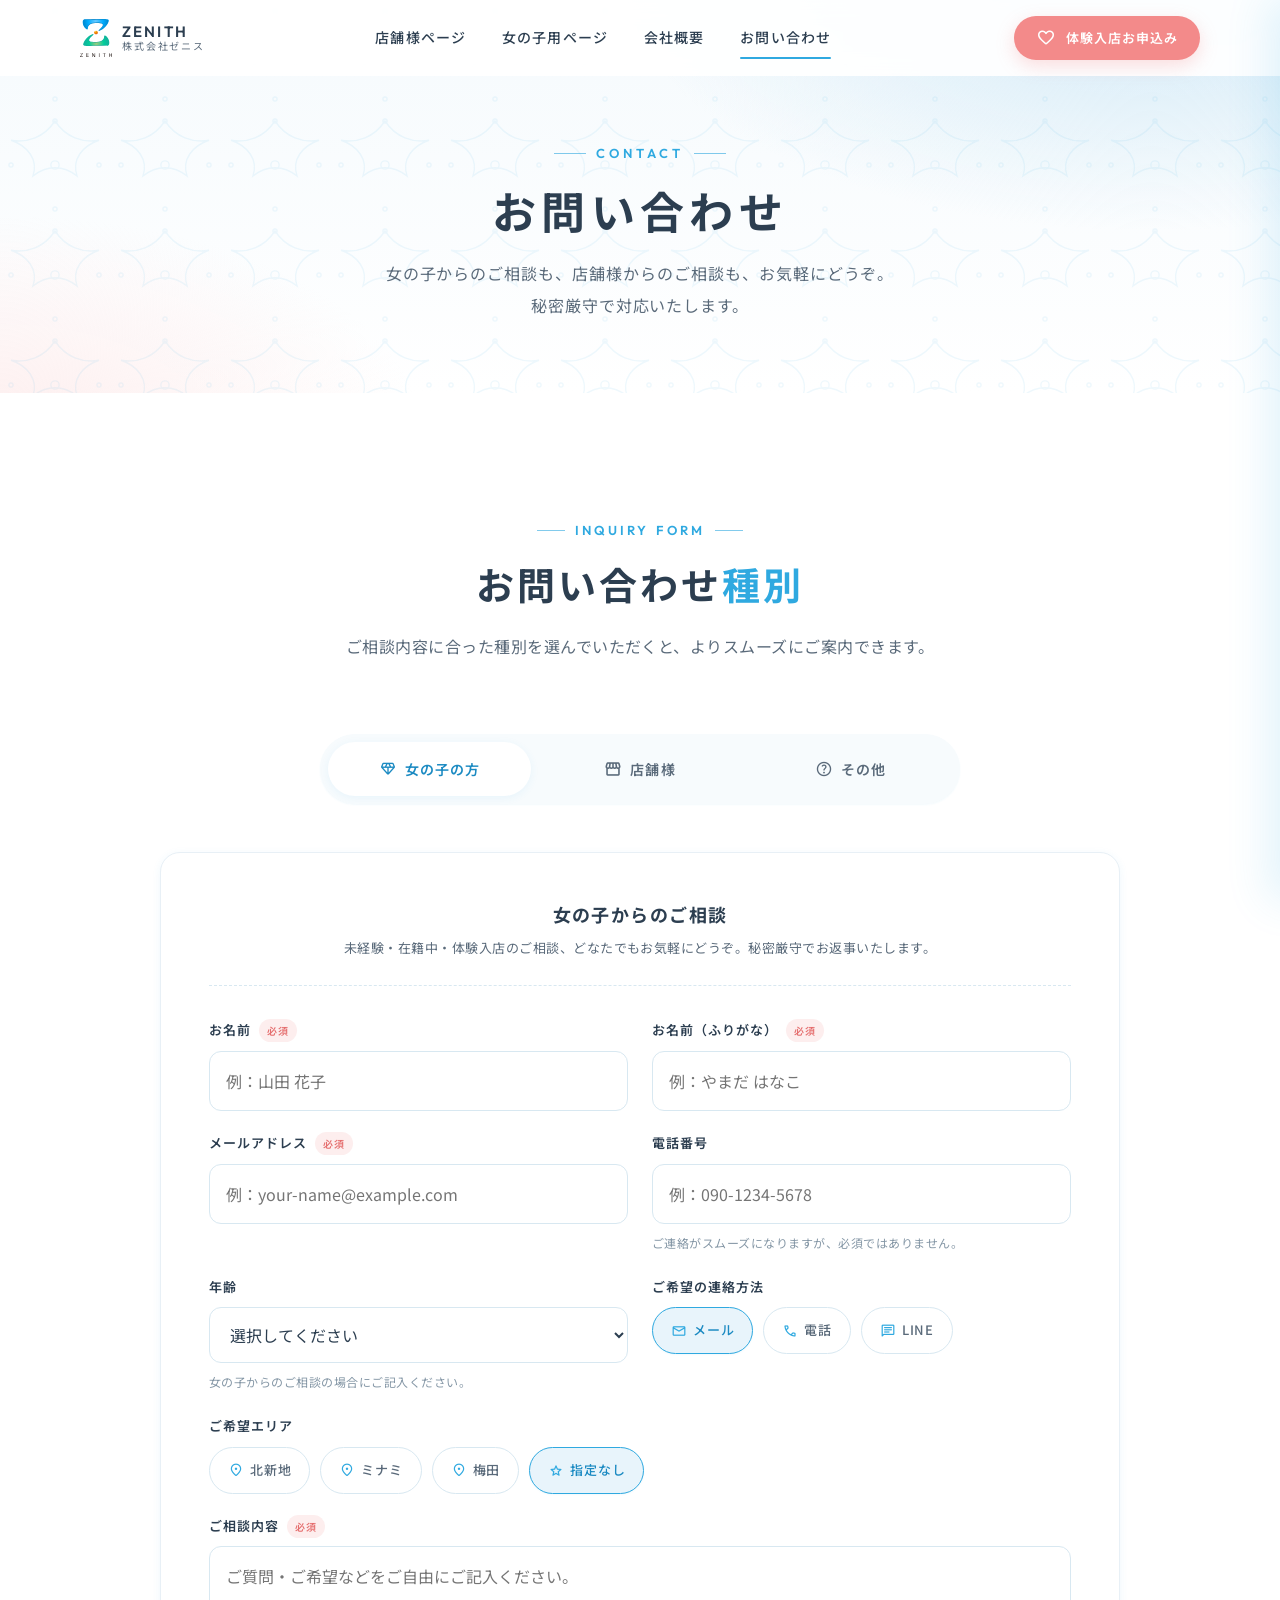
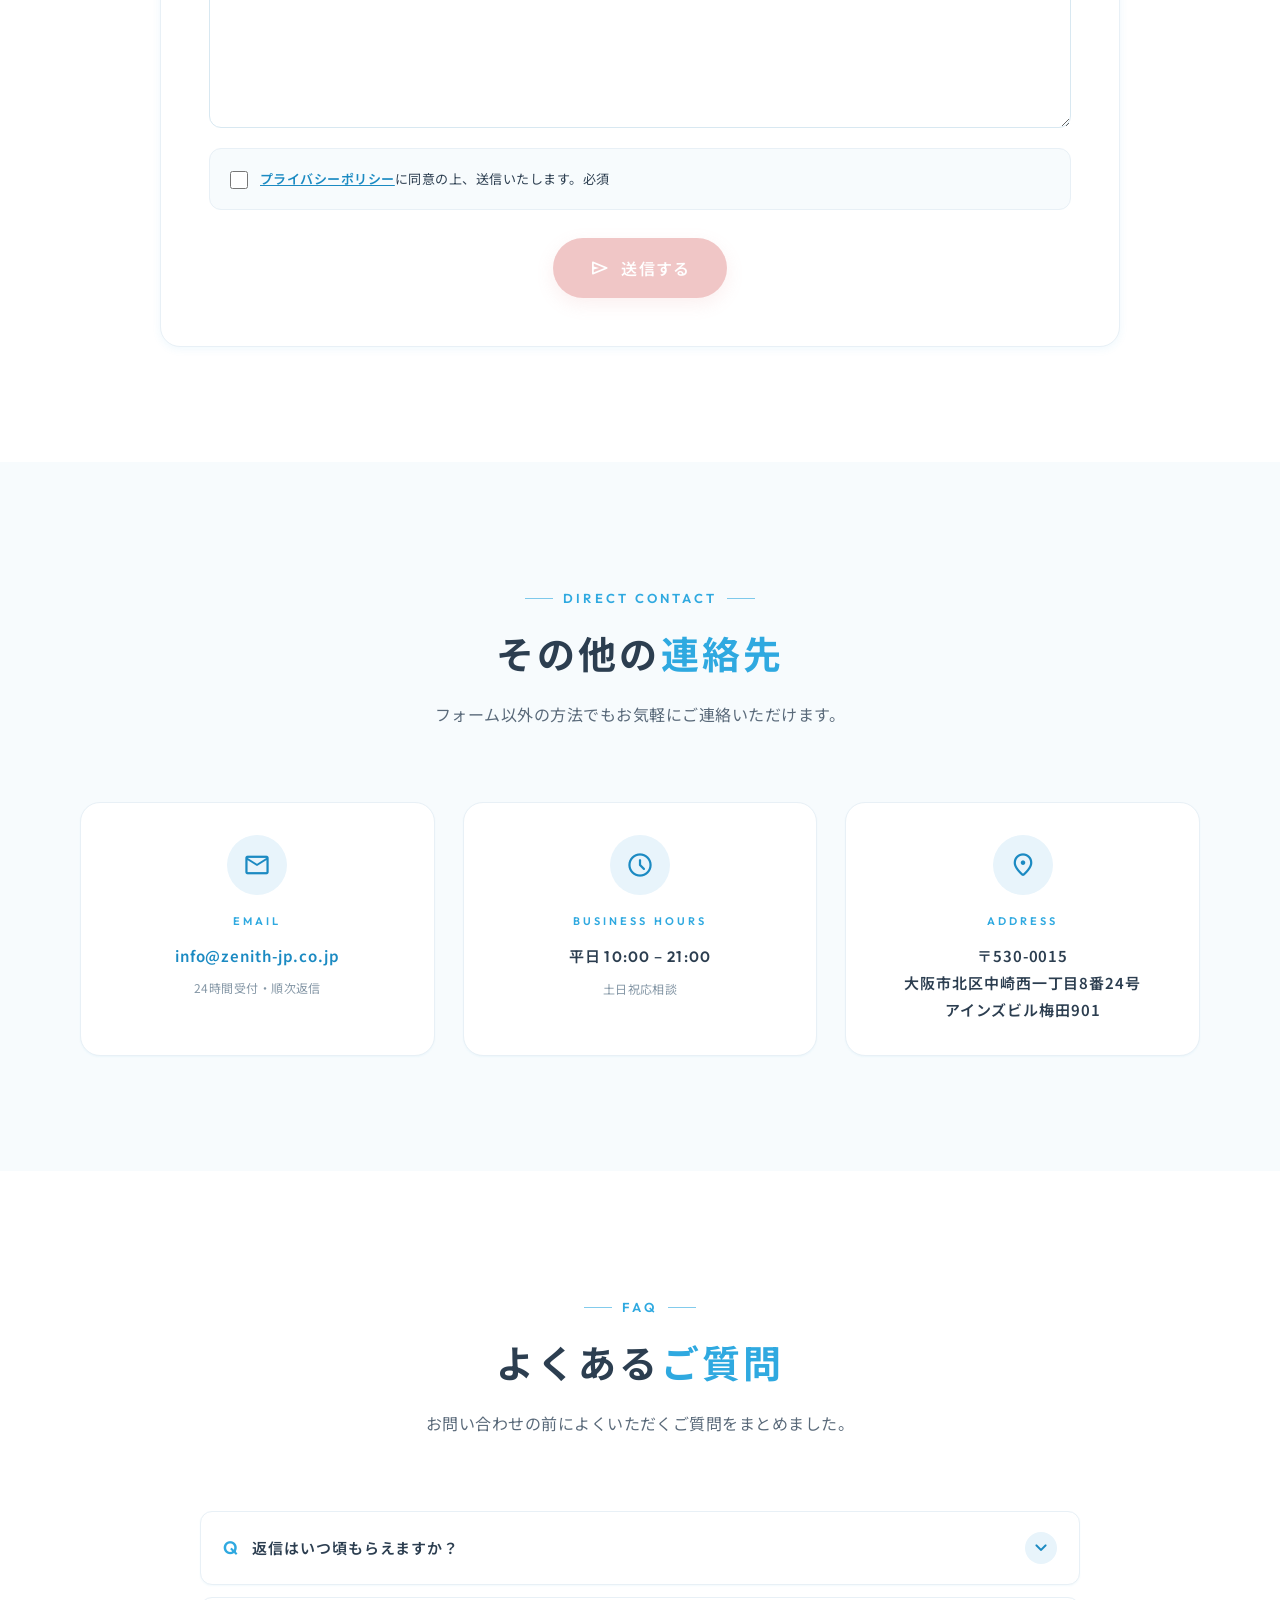
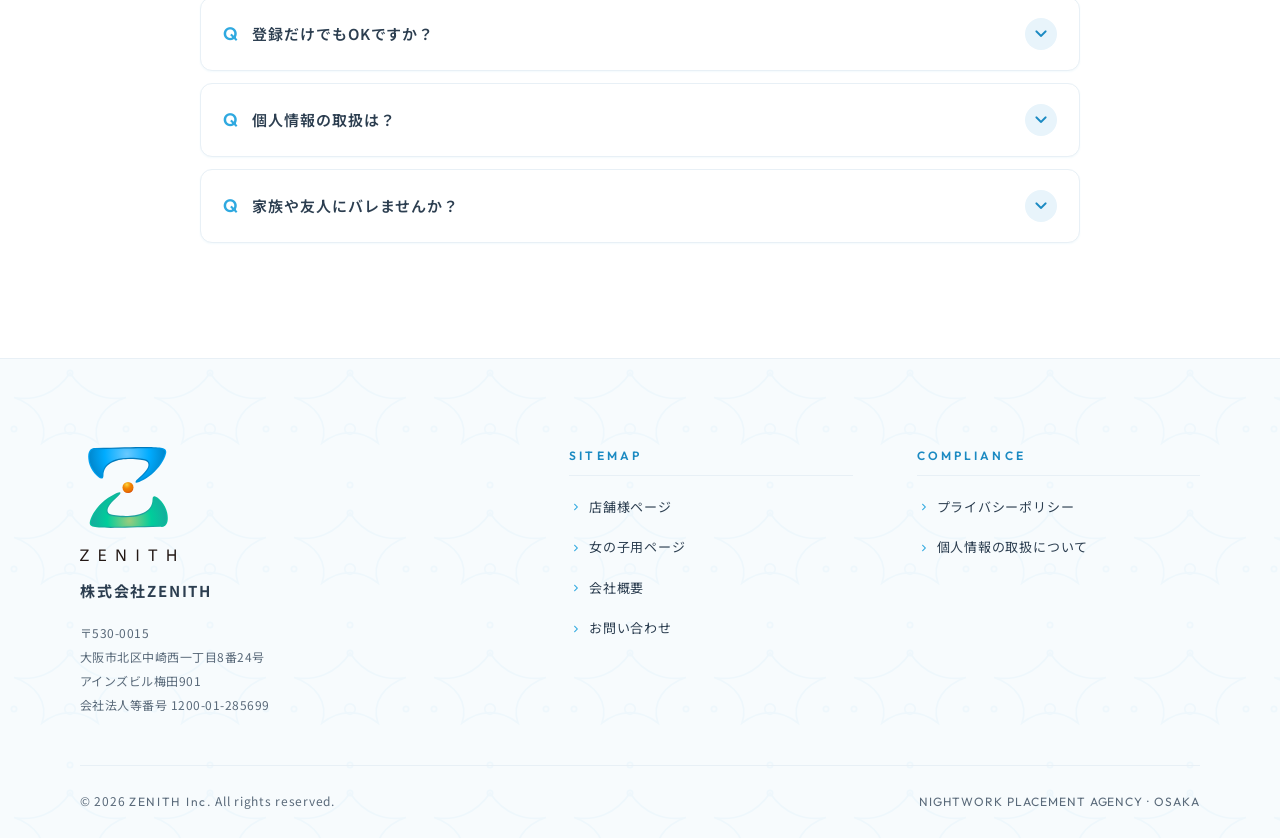
<file: contact.html>
<!DOCTYPE html>
<html lang="ja">
<head>
<meta charset="UTF-8" />
<meta name="viewport" content="width=device-width, initial-scale=1.0" />
<meta name="format-detection" content="telephone=no" />
<title>お問い合わせ | 株式会社ZENITH</title>
<meta name="description" content="株式会社ZENITHへのお問い合わせはこちらから。女の子からのご相談も、店舗様からのご相談も秘密厳守で承ります。北新地・ミナミ・梅田エリア対応。" />
<meta name="keywords" content="お問い合わせ,相談,応募,北新地,ミナミ,梅田,ナイトワーク,職業紹介" />

<!-- OGP -->
<meta property="og:type" content="website" />
<meta property="og:title" content="お問い合わせ | 株式会社ZENITH" />
<meta property="og:description" content="女の子からのご相談も、店舗様からのご相談も、お気軽にどうぞ。秘密厳守で対応いたします。" />
<meta property="og:site_name" content="株式会社ZENITH" />
<meta name="theme-color" content="#2FA9E0" />

<!-- Fonts -->
<link rel="preconnect" href="https://fonts.googleapis.com" />
<link rel="preconnect" href="https://fonts.gstatic.com" crossorigin />
<link href="https://fonts.googleapis.com/css2?family=Noto+Sans+JP:wght@400;500;600;700&family=Outfit:wght@400;500;600;700&display=swap" rel="stylesheet" />
<link href="https://fonts.googleapis.com/css2?family=Material+Symbols+Rounded:opsz,wght,FILL,GRAD@24,400,0,0" rel="stylesheet" />

<!-- Styles -->
<link rel="stylesheet" href="css/style.css" />

<link rel="icon" href="assets/images/logo.svg" />

<!-- Page-scoped styles -->
<style>
  /* Sub-hero (shared pattern with company) */
  .page-contact .subhero {
    position: relative;
    padding-top: calc(var(--nav-h) + 56px);
    padding-bottom: clamp(40px, 6vw, 72px);
    background:
      radial-gradient(900px 450px at 90% -10%, #CFE8F6 0%, transparent 60%),
      radial-gradient(700px 360px at 0% 110%, #FDEEEE 0%, transparent 60%),
      linear-gradient(180deg, #F5FAFD 0%, #FFFFFF 100%);
    overflow: hidden;
  }
  .page-contact .subhero::before {
    content: '';
    position: absolute; inset: 0;
    background-image: var(--damask);
    background-size: 110px 110px;
    opacity: 0.45;
    pointer-events: none;
  }
  .page-contact .subhero__inner { position: relative; z-index: 1; text-align: center; }
  .page-contact .subhero__eyebrow {
    display: inline-flex;
    align-items: center;
    gap: 10px;
    font-family: var(--ff-en);
    font-weight: 600;
    font-size: 13px;
    letter-spacing: 0.3em;
    color: var(--c-primary);
    margin-bottom: 14px;
  }
  .page-contact .subhero__eyebrow::before,
  .page-contact .subhero__eyebrow::after {
    content: '';
    width: 32px; height: 1px;
    background: currentColor;
    opacity: 0.6;
  }
  .page-contact .subhero__title {
    font-size: clamp(28px, 4.4vw, 44px);
    letter-spacing: 0.12em;
    line-height: 1.4;
    color: var(--c-ink);
    margin-bottom: 16px;
  }
  .page-contact .subhero__sub {
    font-size: clamp(14px, 1.4vw, 16px);
    color: var(--c-ink-2);
    letter-spacing: 0.06em;
    line-height: 2;
    max-width: 680px;
    margin-inline: auto;
  }

  /* Tab selector */
  .page-contact .tabs {
    display: flex;
    gap: 8px;
    background: var(--c-surface-alt);
    padding: 8px;
    border-radius: var(--r-pill);
    max-width: 640px;
    margin: 0 auto 48px;
    box-shadow: var(--sh-xs);
  }
  .page-contact .tabs__btn {
    flex: 1;
    padding: 14px 18px;
    border-radius: var(--r-pill);
    font-size: 14px;
    font-weight: 600;
    letter-spacing: 0.08em;
    color: var(--c-ink-2);
    transition: background-color var(--t-fast) var(--ease-out), color var(--t-fast) var(--ease-out), box-shadow var(--t-fast) var(--ease-out);
    display: inline-flex;
    align-items: center;
    justify-content: center;
    gap: 8px;
  }
  .page-contact .tabs__btn .material-symbols-rounded { font-size: 18px; }
  .page-contact .tabs__btn:hover { color: var(--c-primary-dark); }
  .page-contact .tabs__btn.is-active {
    background: #fff;
    color: var(--c-primary-dark);
    box-shadow: var(--sh-sm);
  }

  .page-contact .tab-panel { display: none; }
  .page-contact .tab-panel.is-active { display: block; }

  /* Form card */
  .page-contact .form-card {
    background: #fff;
    border-radius: var(--r-lg);
    border: 1px solid var(--c-border-soft);
    box-shadow: var(--sh-sm);
    padding: clamp(28px, 4vw, 48px);
    max-width: 960px;
    margin-inline: auto;
  }
  .page-contact .form-intro {
    text-align: center;
    margin-bottom: 32px;
    padding-bottom: 24px;
    border-bottom: 1px dashed var(--c-border);
  }
  .page-contact .form-intro__title {
    font-size: 18px;
    font-weight: 700;
    letter-spacing: 0.08em;
    color: var(--c-ink);
    margin-bottom: 8px;
  }
  .page-contact .form-intro__desc {
    font-size: 13px;
    color: var(--c-ink-2);
    line-height: 1.9;
  }
  .page-contact .form-grid {
    display: grid;
    grid-template-columns: repeat(2, 1fr);
    gap: 20px 24px;
  }
  .page-contact .form-grid .field--full { grid-column: 1 / -1; }

  /* Radio chips (for 連絡方法 and エリア) */
  .page-contact .radio-chips {
    display: flex;
    flex-wrap: wrap;
    gap: 10px;
  }
  .page-contact .radio-chips input {
    position: absolute;
    opacity: 0;
    pointer-events: none;
  }
  .page-contact .radio-chips label {
    display: inline-flex;
    align-items: center;
    gap: 6px;
    padding: 10px 18px;
    border-radius: var(--r-pill);
    background: #fff;
    border: 1.5px solid var(--c-border);
    font-size: 13px;
    font-weight: 500;
    letter-spacing: 0.06em;
    color: var(--c-ink-2);
    cursor: pointer;
    transition: background-color var(--t-fast) var(--ease-out), color var(--t-fast) var(--ease-out), border-color var(--t-fast) var(--ease-out);
  }
  .page-contact .radio-chips label .material-symbols-rounded { font-size: 16px; color: var(--c-primary); }
  .page-contact .radio-chips label:hover { border-color: var(--c-primary); color: var(--c-primary-dark); }
  .page-contact .radio-chips input:checked + label {
    background: var(--c-primary-pale);
    border-color: var(--c-primary);
    color: var(--c-primary-dark);
    box-shadow: var(--sh-xs);
  }

  /* Consent */
  .page-contact .consent {
    display: flex;
    align-items: flex-start;
    gap: 12px;
    padding: 18px 20px;
    background: var(--c-surface-alt);
    border-radius: var(--r-md);
    border: 1px solid var(--c-border-soft);
    font-size: 13px;
    line-height: 1.8;
    color: var(--c-ink);
  }
  .page-contact .consent input { margin-top: 4px; width: 18px; height: 18px; accent-color: var(--c-primary); flex-shrink: 0; }
  .page-contact .consent a { color: var(--c-primary-dark); text-decoration: underline; font-weight: 600; }

  .page-contact .form-submit {
    text-align: center;
    margin-top: 28px;
  }
  .page-contact .form-submit .btn:disabled {
    opacity: 0.5;
    cursor: not-allowed;
    filter: grayscale(0.2);
  }
  .page-contact .form-submit .btn:disabled:hover { transform: none; background: var(--c-coral); }

  /* Info cards */
  .page-contact .info-card {
    background: #fff;
    border-radius: var(--r-lg);
    border: 1px solid var(--c-border-soft);
    box-shadow: var(--sh-xs);
    padding: 32px 28px;
    text-align: center;
    transition: transform var(--t-med) var(--ease-out), box-shadow var(--t-med) var(--ease-out);
  }
  .page-contact .info-card:hover { transform: translateY(-4px); box-shadow: var(--sh-md); }
  .page-contact .info-card__icon {
    width: 60px; height: 60px;
    border-radius: 50%;
    background: var(--c-primary-pale);
    color: var(--c-primary-dark);
    display: inline-flex;
    align-items: center;
    justify-content: center;
    margin-bottom: 16px;
  }
  .page-contact .info-card__icon .material-symbols-rounded { font-size: 28px; }
  .page-contact .info-card__label {
    font-family: var(--ff-en);
    font-size: 11px;
    font-weight: 600;
    letter-spacing: 0.28em;
    color: var(--c-primary);
    text-transform: uppercase;
    margin-bottom: 10px;
  }
  .page-contact .info-card__value {
    font-size: 15px;
    font-weight: 600;
    line-height: 1.8;
    color: var(--c-ink);
    letter-spacing: 0.06em;
  }
  .page-contact .info-card__value a { color: var(--c-primary-dark); }
  .page-contact .info-card__note {
    font-size: 12px;
    color: var(--c-ink-3);
    margin-top: 8px;
  }

  @media (max-width: 768px) {
    .page-contact .tabs { flex-direction: column; border-radius: var(--r-md); }
    .page-contact .tabs__btn { width: 100%; }
    .page-contact .form-grid { grid-template-columns: 1fr; }
  }
</style>
</head>
<body class="page-contact">

<!-- Navbar -->
<header class="navbar" role="banner">
  <div class="container navbar__inner">
    <a href="index.html" class="navbar__brand" aria-label="株式会社ZENITH トップページ">
      <img src="assets/images/logo.svg" alt="株式会社ZENITH" class="navbar__logo-img" />
      <span class="navbar__wordmark">
        <span class="navbar__wordmark-en">ZENITH</span>
        <span class="navbar__wordmark-jp">株式会社ゼニス</span>
      </span>
    </a>

    <nav class="navbar__menu" aria-label="メインナビゲーション">
      <a href="clients.html" class="navbar__link">店舗様ページ</a>
      <a href="cast.html" class="navbar__link">女の子用ページ</a>
      <a href="company.html" class="navbar__link">会社概要</a>
      <a href="contact.html" class="navbar__link is-active" aria-current="page">お問い合わせ</a>
    </nav>

    <a href="contact.html" class="btn btn--primary navbar__cta">
      <span class="material-symbols-rounded" aria-hidden="true">favorite</span>
      体験入店お申込み
    </a>

    <button class="hamburger" type="button" aria-label="メニューを開く" aria-expanded="false" aria-controls="drawer">
      <span class="hamburger__box" aria-hidden="true">
        <span class="hamburger__line"></span>
        <span class="hamburger__line"></span>
        <span class="hamburger__line"></span>
      </span>
    </button>
  </div>
</header>

<div class="drawer-backdrop" aria-hidden="true"></div>
<aside id="drawer" class="drawer" aria-label="モバイルメニュー">
  <div class="drawer__head">
    <span class="navbar__wordmark">
      <span class="navbar__wordmark-en">ZENITH</span>
      <span class="navbar__wordmark-jp">株式会社ゼニス</span>
    </span>
    <button class="drawer__close" type="button" aria-label="メニューを閉じる">
      <span class="material-symbols-rounded">close</span>
    </button>
  </div>
  <nav class="drawer__menu" aria-label="モバイルナビゲーション">
    <a href="clients.html" class="drawer__link"><span class="material-symbols-rounded">storefront</span>店舗様ページ</a>
    <a href="cast.html" class="drawer__link"><span class="material-symbols-rounded">diamond</span>女の子用ページ</a>
    <a href="company.html" class="drawer__link"><span class="material-symbols-rounded">apartment</span>会社概要</a>
    <a href="contact.html" class="drawer__link"><span class="material-symbols-rounded">mail</span>お問い合わせ</a>
  </nav>
  <a href="contact.html" class="btn btn--primary btn--block drawer__cta">
    <span class="material-symbols-rounded" aria-hidden="true">favorite</span>
    体験入店お申込み
  </a>
</aside>

<main id="main">

  <!-- Sub-hero -->
  <section class="subhero" aria-label="ページタイトル">
    <div class="container subhero__inner">
      <span class="subhero__eyebrow reveal">CONTACT</span>
      <h1 class="subhero__title reveal reveal--delay-1">お問い合わせ</h1>
      <p class="subhero__sub reveal reveal--delay-2">
        女の子からのご相談も、店舗様からのご相談も、お気軽にどうぞ。<br />
        秘密厳守で対応いたします。
      </p>
    </div>
  </section>

  <!-- ① Tabs & Form -->
  <section class="section" id="form" aria-labelledby="form-title">
    <div class="container">
      <header class="section__header">
        <span class="section__eyebrow reveal">Inquiry Form</span>
        <h2 id="form-title" class="section__title reveal reveal--delay-1">お問い合わせ<span>種別</span></h2>
        <p class="section__lead reveal reveal--delay-2">
          ご相談内容に合った種別を選んでいただくと、よりスムーズにご案内できます。
        </p>
      </header>

      <div class="tabs reveal" role="tablist" aria-label="お問い合わせ種別">
        <button type="button" class="tabs__btn is-active" role="tab" aria-selected="true" data-tab="girl" id="tab-girl">
          <span class="material-symbols-rounded" aria-hidden="true">diamond</span>
          女の子の方
        </button>
        <button type="button" class="tabs__btn" role="tab" aria-selected="false" data-tab="store" id="tab-store">
          <span class="material-symbols-rounded" aria-hidden="true">storefront</span>
          店舗様
        </button>
        <button type="button" class="tabs__btn" role="tab" aria-selected="false" data-tab="other" id="tab-other">
          <span class="material-symbols-rounded" aria-hidden="true">help</span>
          その他
        </button>
      </div>

      <div class="form-card reveal reveal--delay-1">
        <div class="tab-panel is-active" data-panel="girl" role="tabpanel" aria-labelledby="tab-girl">
          <div class="form-intro">
            <h3 class="form-intro__title">女の子からのご相談</h3>
            <p class="form-intro__desc">未経験・在籍中・体験入店のご相談、どなたでもお気軽にどうぞ。秘密厳守でお返事いたします。</p>
          </div>
        </div>
        <div class="tab-panel" data-panel="store" role="tabpanel" aria-labelledby="tab-store" hidden>
          <div class="form-intro">
            <h3 class="form-intro__title">店舗様からのご相談</h3>
            <p class="form-intro__desc">人材のご相談・業務提携のご相談などを承っております。まずはお気軽にご連絡ください。</p>
          </div>
        </div>
        <div class="tab-panel" data-panel="other" role="tabpanel" aria-labelledby="tab-other" hidden>
          <div class="form-intro">
            <h3 class="form-intro__title">その他のお問い合わせ</h3>
            <p class="form-intro__desc">取材・採用・パートナーシップなど、上記以外のご用件はこちらからお願いいたします。</p>
          </div>
        </div>

        <form class="form" id="contact-form" action="#" method="post" novalidate>
          <input type="hidden" name="inquiry_type" id="inquiry_type" value="girl" />

          <div class="form-grid">
            <div class="field">
              <label class="field__label" for="name">お名前<span class="req">必須</span></label>
              <input class="field__input" type="text" id="name" name="name" placeholder="例：山田 花子" required />
            </div>

            <div class="field">
              <label class="field__label" for="kana">お名前（ふりがな）<span class="req">必須</span></label>
              <input class="field__input" type="text" id="kana" name="kana" placeholder="例：やまだ はなこ" required />
            </div>

            <div class="field">
              <label class="field__label" for="email">メールアドレス<span class="req">必須</span></label>
              <input class="field__input" type="email" id="email" name="email" placeholder="例：your-name@example.com" required />
            </div>

            <div class="field">
              <label class="field__label" for="tel">電話番号</label>
              <input class="field__input" type="tel" id="tel" name="tel" placeholder="例：090-1234-5678" />
              <p class="field__hint">ご連絡がスムーズになりますが、必須ではありません。</p>
            </div>

            <div class="field">
              <label class="field__label" for="age">年齢</label>
              <select class="field__select" id="age" name="age">
                <option value="">選択してください</option>
                <option value="18-20">18〜20歳</option>
                <option value="21-25">21〜25歳</option>
                <option value="26-30">26〜30歳</option>
                <option value="31-35">31〜35歳</option>
                <option value="36+">36歳以上</option>
              </select>
              <p class="field__hint">女の子からのご相談の場合にご記入ください。</p>
            </div>

            <div class="field">
              <span class="field__label">ご希望の連絡方法</span>
              <div class="radio-chips" role="radiogroup" aria-label="ご希望の連絡方法">
                <input type="radio" id="contact-mail" name="contact_method" value="mail" checked />
                <label for="contact-mail"><span class="material-symbols-rounded" aria-hidden="true">mail</span>メール</label>
                <input type="radio" id="contact-tel" name="contact_method" value="tel" />
                <label for="contact-tel"><span class="material-symbols-rounded" aria-hidden="true">call</span>電話</label>
                <input type="radio" id="contact-line" name="contact_method" value="line" />
                <label for="contact-line"><span class="material-symbols-rounded" aria-hidden="true">chat</span>LINE</label>
              </div>
            </div>

            <div class="field field--full">
              <span class="field__label">ご希望エリア</span>
              <div class="radio-chips" role="radiogroup" aria-label="ご希望エリア">
                <input type="radio" id="area-kitashinchi" name="area" value="kitashinchi" />
                <label for="area-kitashinchi"><span class="material-symbols-rounded" aria-hidden="true">location_on</span>北新地</label>
                <input type="radio" id="area-minami" name="area" value="minami" />
                <label for="area-minami"><span class="material-symbols-rounded" aria-hidden="true">location_on</span>ミナミ</label>
                <input type="radio" id="area-umeda" name="area" value="umeda" />
                <label for="area-umeda"><span class="material-symbols-rounded" aria-hidden="true">location_on</span>梅田</label>
                <input type="radio" id="area-any" name="area" value="any" checked />
                <label for="area-any"><span class="material-symbols-rounded" aria-hidden="true">star</span>指定なし</label>
              </div>
            </div>

            <div class="field field--full">
              <label class="field__label" for="message">ご相談内容<span class="req">必須</span></label>
              <textarea class="field__textarea" id="message" name="message" rows="5" placeholder="ご質問・ご希望などをご自由にご記入ください。" required></textarea>
            </div>

            <div class="field field--full">
              <label class="consent">
                <input type="checkbox" id="consent" name="consent" required />
                <span>
                  <a href="privacy.html" target="_blank" rel="noopener">プライバシーポリシー</a>に同意の上、送信いたします。<span class="req">必須</span>
                </span>
              </label>
            </div>
          </div>

          <div class="form-submit">
            <button type="submit" class="btn btn--primary btn--lg" id="submit-btn" disabled>
              <span class="material-symbols-rounded" aria-hidden="true">send</span>
              送信する
            </button>
          </div>
        </form>
      </div>
    </div>
  </section>

  <!-- ② その他の連絡先 -->
  <section class="section section--alt" id="other-contact" aria-labelledby="other-title">
    <div class="container">
      <header class="section__header">
        <span class="section__eyebrow reveal">Direct Contact</span>
        <h2 id="other-title" class="section__title reveal reveal--delay-1">その他の<span>連絡先</span></h2>
        <p class="section__lead reveal reveal--delay-2">
          フォーム以外の方法でもお気軽にご連絡いただけます。
        </p>
      </header>

      <div class="grid grid--3">
        <article class="info-card reveal">
          <div class="info-card__icon" aria-hidden="true"><span class="material-symbols-rounded">mail</span></div>
          <div class="info-card__label">Email</div>
          <p class="info-card__value"><a href="mailto:info@zenith-jp.co.jp">info@zenith-jp.co.jp</a></p>
          <p class="info-card__note">24時間受付・順次返信</p>
        </article>

        <article class="info-card reveal reveal--delay-1">
          <div class="info-card__icon" aria-hidden="true"><span class="material-symbols-rounded">schedule</span></div>
          <div class="info-card__label">Business Hours</div>
          <p class="info-card__value">平日 <span class="en">10:00</span> – <span class="en">21:00</span></p>
          <p class="info-card__note">土日祝応相談</p>
        </article>

        <article class="info-card reveal reveal--delay-2">
          <div class="info-card__icon" aria-hidden="true"><span class="material-symbols-rounded">location_on</span></div>
          <div class="info-card__label">Address</div>
          <p class="info-card__value">〒530-0015<br />大阪市北区中崎西一丁目8番24号<br />アインズビル梅田901</p>
        </article>
      </div>
    </div>
  </section>

  <!-- ③ FAQ -->
  <section class="section" id="faq" aria-labelledby="faq-title">
    <div class="container container--narrow">
      <header class="section__header">
        <span class="section__eyebrow reveal">FAQ</span>
        <h2 id="faq-title" class="section__title reveal reveal--delay-1">よくある<span>ご質問</span></h2>
        <p class="section__lead reveal reveal--delay-2">
          お問い合わせの前によくいただくご質問をまとめました。
        </p>
      </header>

      <div class="accordion" role="list">
        <div class="accordion__item reveal" role="listitem">
          <button type="button" class="accordion__head" aria-expanded="false">
            <span class="accordion__q en">Q</span>
            <span class="accordion__title">返信はいつ頃もらえますか？</span>
            <span class="accordion__toggle" aria-hidden="true"><span class="material-symbols-rounded">expand_more</span></span>
          </button>
          <div class="accordion__body">
            <div class="accordion__body-inner">
              <span class="accordion__a en">A</span>
              <p>平日の営業時間内であれば、原則24時間以内にご返信いたします。土日祝日を挟む場合や混雑状況により翌営業日以降となる場合がございます。お急ぎの方はお電話またはLINEでもご連絡可能です。</p>
            </div>
          </div>
        </div>

        <div class="accordion__item reveal" role="listitem">
          <button type="button" class="accordion__head" aria-expanded="false">
            <span class="accordion__q en">Q</span>
            <span class="accordion__title">登録だけでもOKですか？</span>
            <span class="accordion__toggle" aria-hidden="true"><span class="material-symbols-rounded">expand_more</span></span>
          </button>
          <div class="accordion__body">
            <div class="accordion__body-inner">
              <span class="accordion__a en">A</span>
              <p>もちろんご登録だけでも大歓迎です。ご希望条件に合うお仕事が出たタイミングでご連絡する形でも問題ございません。ご自身のペースでご検討ください。</p>
            </div>
          </div>
        </div>

        <div class="accordion__item reveal" role="listitem">
          <button type="button" class="accordion__head" aria-expanded="false">
            <span class="accordion__q en">Q</span>
            <span class="accordion__title">個人情報の取扱は？</span>
            <span class="accordion__toggle" aria-hidden="true"><span class="material-symbols-rounded">expand_more</span></span>
          </button>
          <div class="accordion__body">
            <div class="accordion__body-inner">
              <span class="accordion__a en">A</span>
              <p>当社のプライバシーポリシーに基づき、厳重に管理いたします。ご本人の明示的な同意なしに、店舗様を含む第三者に情報を共有することはありません。詳細は<a href="privacy.html">プライバシーポリシー</a>をご確認ください。</p>
            </div>
          </div>
        </div>

        <div class="accordion__item reveal" role="listitem">
          <button type="button" class="accordion__head" aria-expanded="false">
            <span class="accordion__q en">Q</span>
            <span class="accordion__title">家族や友人にバレませんか？</span>
            <span class="accordion__toggle" aria-hidden="true"><span class="material-symbols-rounded">expand_more</span></span>
          </button>
          <div class="accordion__body">
            <div class="accordion__body-inner">
              <span class="accordion__a en">A</span>
              <p>個人情報は厳格に管理しており、ご本人の同意なく外部へお伝えすることは一切ございません。またご連絡の時間帯・手段も事前にご希望を伺い、その範囲内でのみ連絡いたしますので、どうぞご安心ください。</p>
            </div>
          </div>
        </div>
      </div>
    </div>
  </section>

</main>

<!-- Footer -->
<footer class="footer" role="contentinfo">
  <div class="container footer__inner">
    <div class="footer__grid">
      <div class="footer__brand">
        <img src="assets/images/logo.svg" alt="株式会社ZENITH" class="footer__logo" />
        <div class="footer__company">株式会社ZENITH</div>
        <div class="footer__meta">
          〒530-0015<br />
          大阪市北区中崎西一丁目8番24号<br />
          アインズビル梅田901<br />
          会社法人等番号 1200-01-285699
        </div>
      </div>

      <div class="footer__col">
        <h3 class="footer__col-title">Sitemap</h3>
        <ul class="footer__links">
          <li><a href="clients.html" class="footer__link"><span class="material-symbols-rounded">chevron_right</span>店舗様ページ</a></li>
          <li><a href="cast.html" class="footer__link"><span class="material-symbols-rounded">chevron_right</span>女の子用ページ</a></li>
          <li><a href="company.html" class="footer__link"><span class="material-symbols-rounded">chevron_right</span>会社概要</a></li>
          <li><a href="contact.html" class="footer__link"><span class="material-symbols-rounded">chevron_right</span>お問い合わせ</a></li>
        </ul>
      </div>

      <div class="footer__col">
        <h3 class="footer__col-title">Compliance</h3>
        <ul class="footer__links">
          <li><a href="privacy.html" class="footer__link"><span class="material-symbols-rounded">chevron_right</span>プライバシーポリシー</a></li>
          <li><a href="privacy.html#personal" class="footer__link"><span class="material-symbols-rounded">chevron_right</span>個人情報の取扱について</a></li>
        </ul>
      </div>
    </div>

    <div class="footer__bottom">
      <div class="footer__copy">© <span data-year>2026</span> <span class="en">ZENITH Inc.</span> All rights reserved.</div>
      <div class="footer__copy en">NIGHTWORK PLACEMENT AGENCY · OSAKA</div>
    </div>
  </div>
</footer>

<button class="back-to-top" type="button" aria-label="ページ上部へ戻る">
  <span class="material-symbols-rounded" aria-hidden="true">keyboard_arrow_up</span>
</button>

<script src="js/main.js" defer></script>

<!-- Page-scoped JS: tab toggle, URL ?area= pre-select, submit gate -->
<script>
  (function () {
    // -------- Tab switching --------
    var tabs = document.querySelectorAll('.tabs__btn');
    var panels = document.querySelectorAll('.tab-panel');
    var typeInput = document.getElementById('inquiry_type');

    tabs.forEach(function (btn) {
      btn.addEventListener('click', function () {
        var target = btn.getAttribute('data-tab');
        tabs.forEach(function (b) {
          var active = b === btn;
          b.classList.toggle('is-active', active);
          b.setAttribute('aria-selected', active ? 'true' : 'false');
        });
        panels.forEach(function (p) {
          var active = p.getAttribute('data-panel') === target;
          p.classList.toggle('is-active', active);
          if (active) p.removeAttribute('hidden'); else p.setAttribute('hidden', '');
        });
        if (typeInput) typeInput.value = target;
      });
    });

    // -------- URL ?area= pre-select --------
    // Supported: ?area=kitashinchi | minami | umeda
    // Matches the radio chip of the same value and checks it.
    try {
      var params = new URLSearchParams(window.location.search);
      var area = params.get('area');
      if (area) {
        var radio = document.querySelector('input[name="area"][value="' + area.replace(/[^a-z]/gi, '') + '"]');
        if (radio) radio.checked = true;
      }
    } catch (e) { /* noop */ }

    // -------- Submit gate: disable submit until consent is checked --------
    var consent = document.getElementById('consent');
    var submitBtn = document.getElementById('submit-btn');
    function syncSubmit() {
      if (!consent || !submitBtn) return;
      submitBtn.disabled = !consent.checked;
    }
    if (consent) consent.addEventListener('change', syncSubmit);
    syncSubmit();

    // Prevent actual submission in mockup
    var form = document.getElementById('contact-form');
    if (form) {
      form.addEventListener('submit', function (e) {
        e.preventDefault();
        alert('お問い合わせありがとうございます。\n※こちらはモックアップのため送信は行われません。');
      });
    }
  })();
</script>
</body>
</html>
</file>
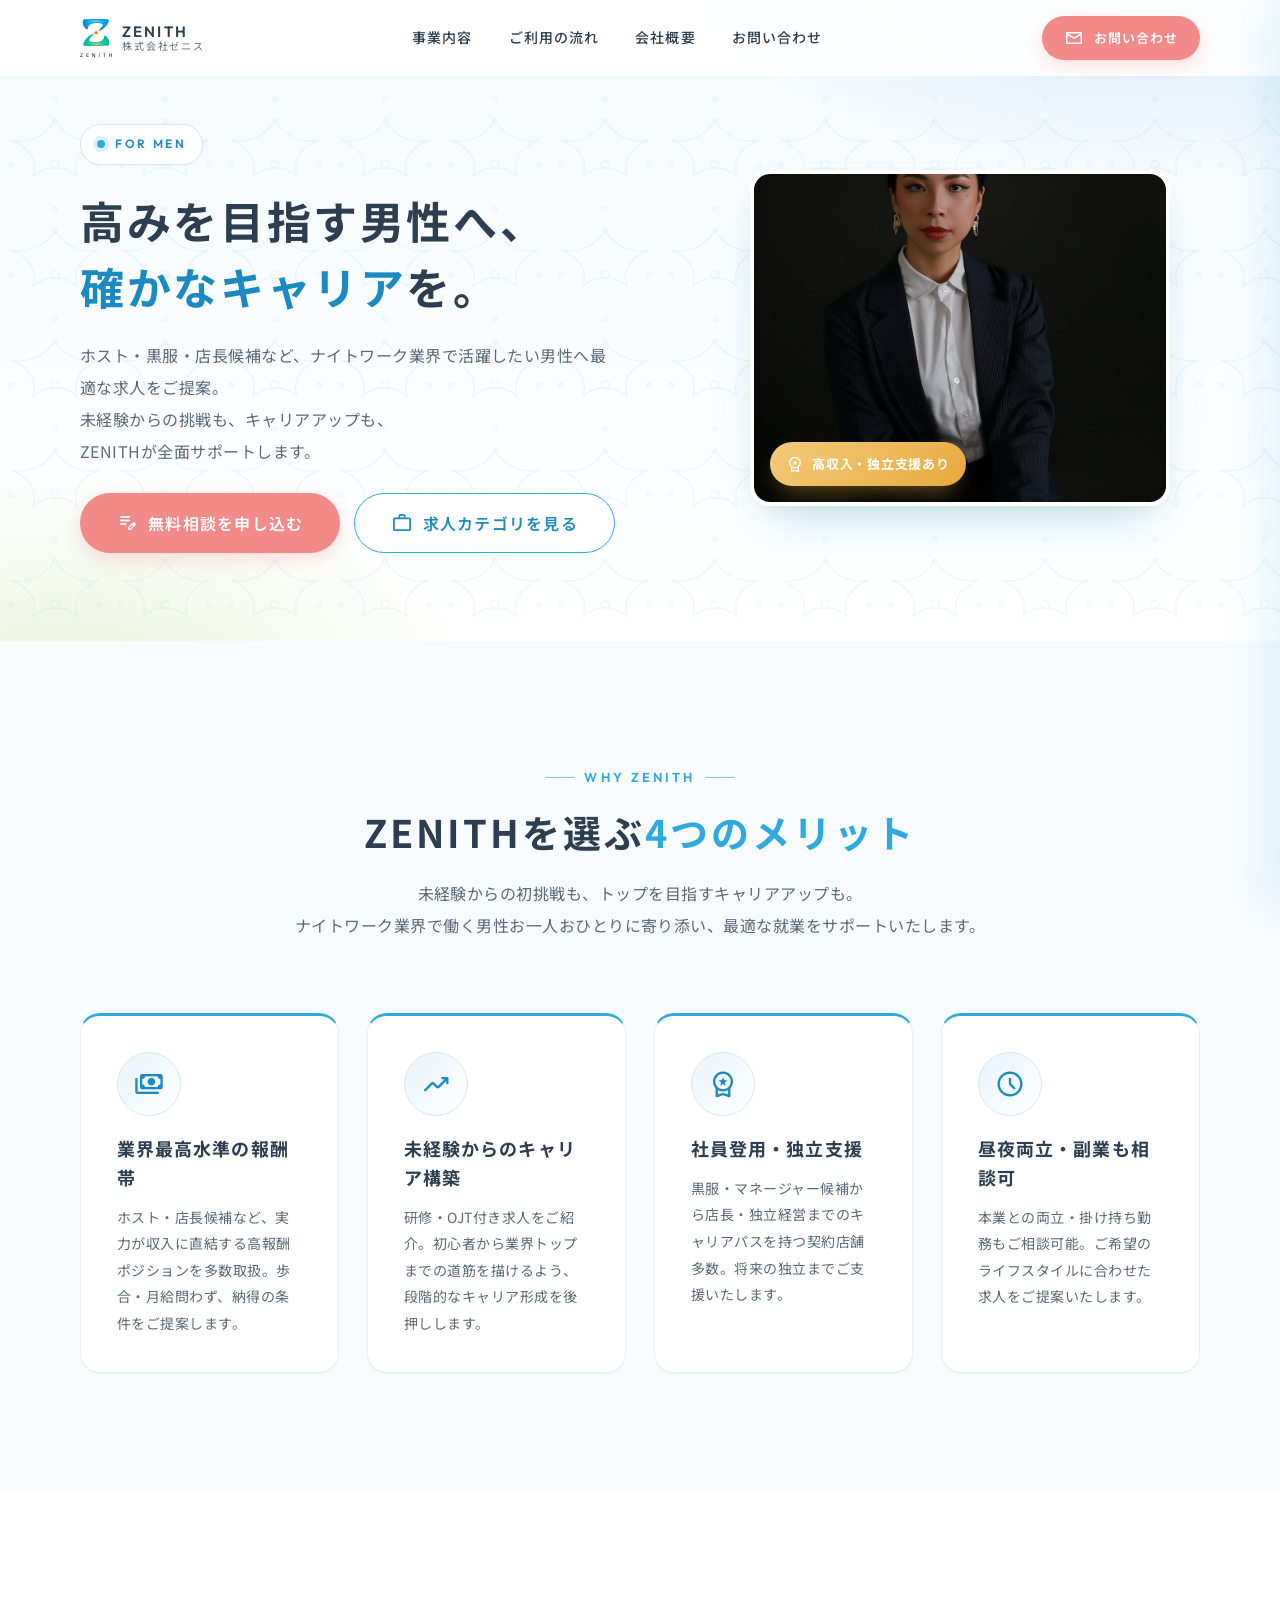
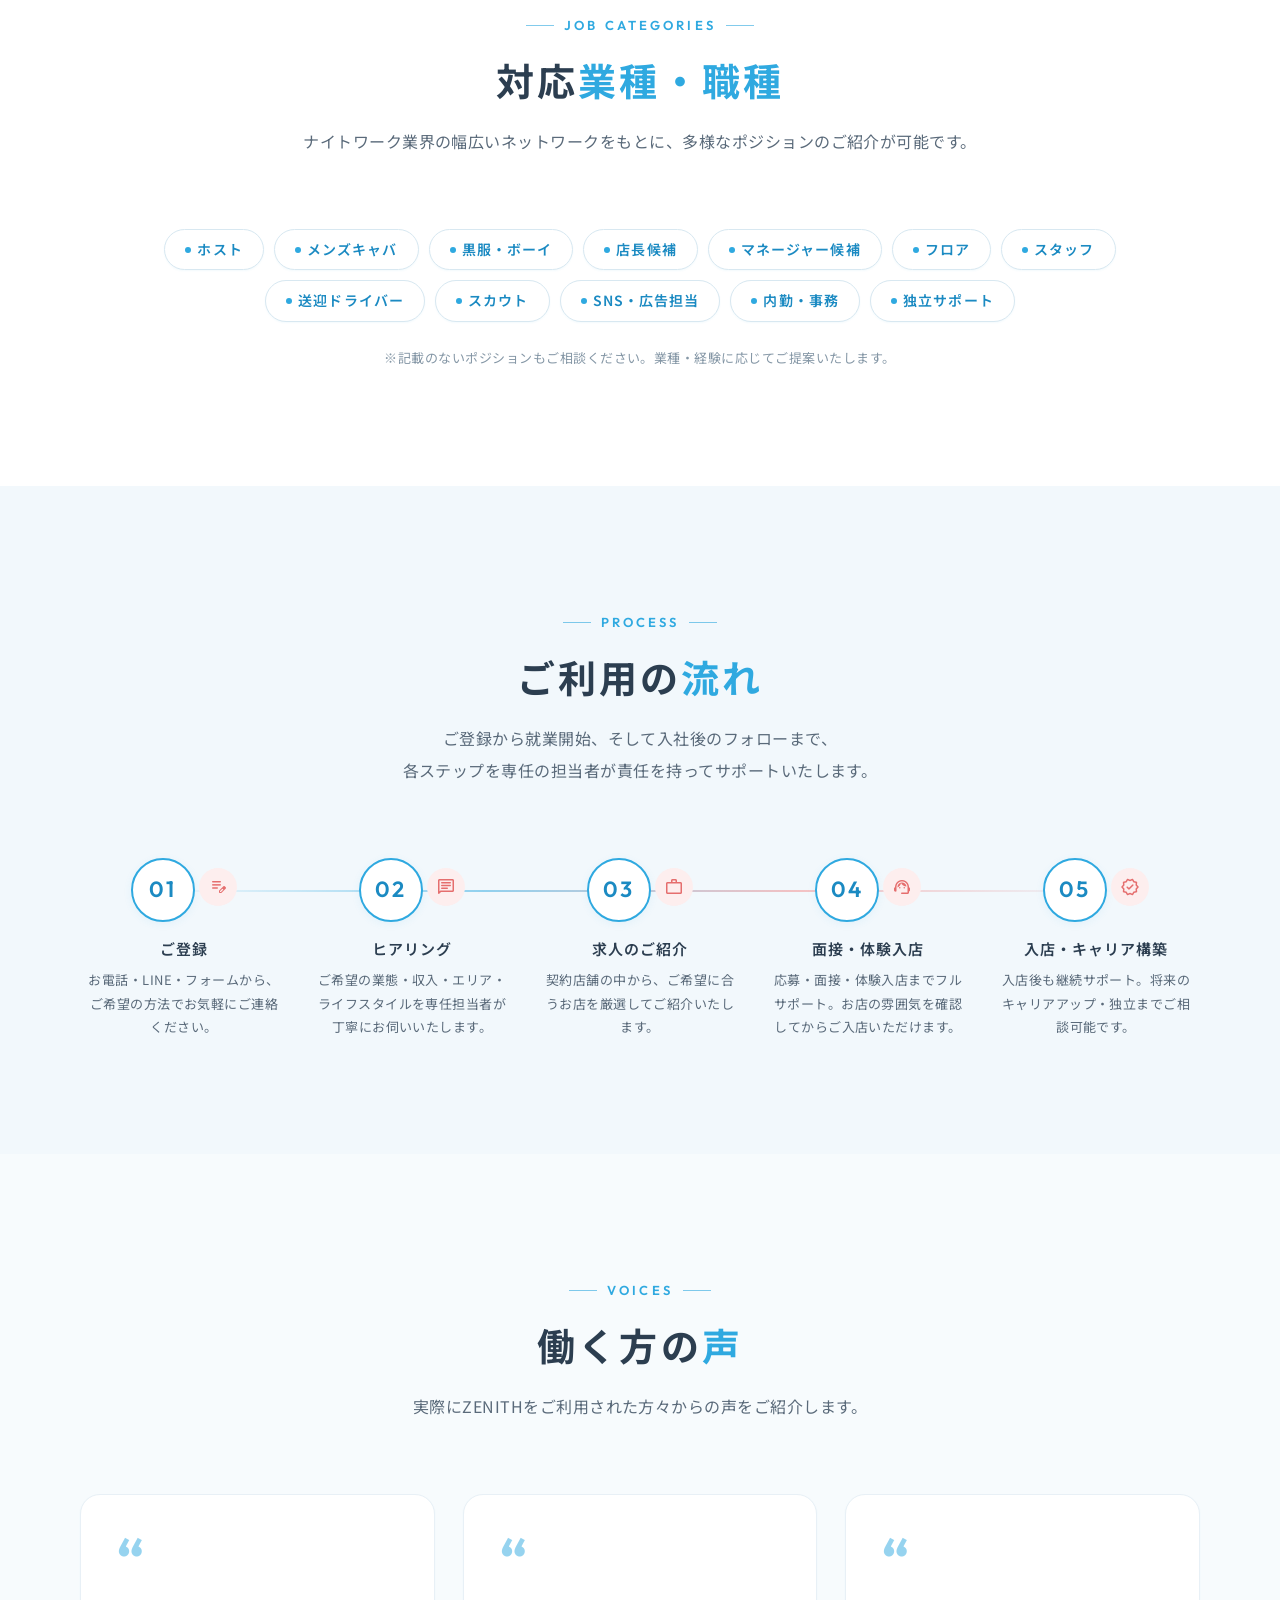
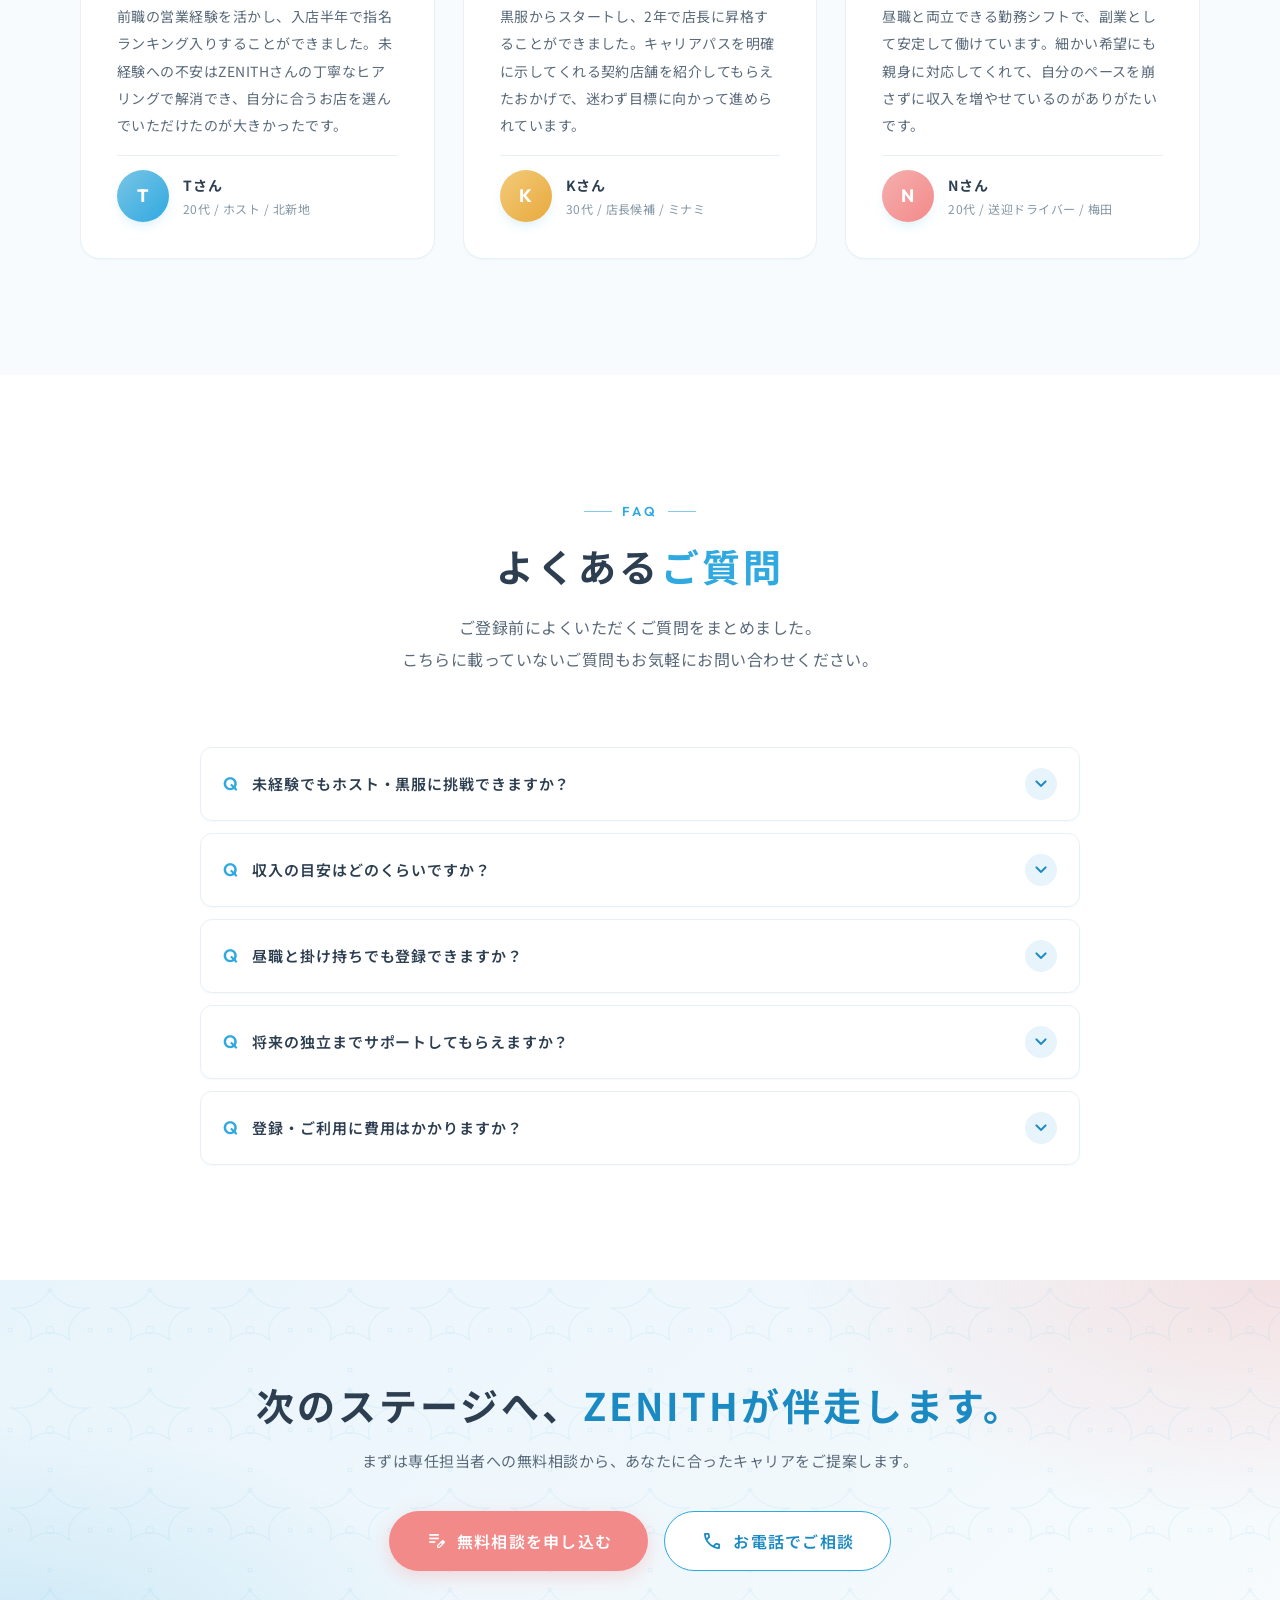
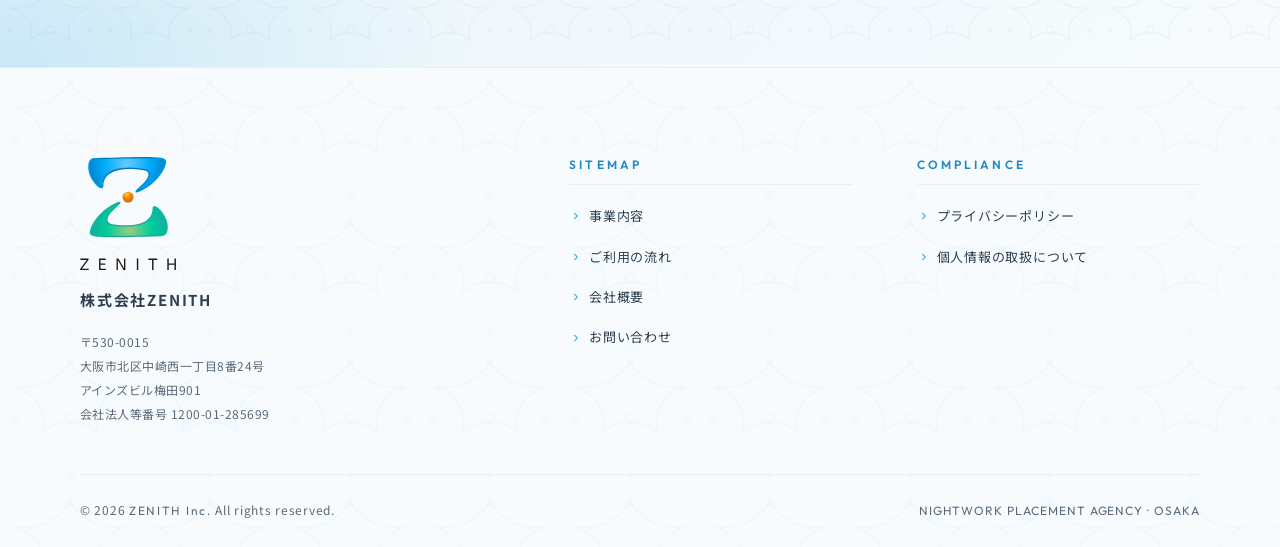
<file: men.html>
<!DOCTYPE html>
<html lang="ja">
<head>
<meta charset="UTF-8" />
<meta name="viewport" content="width=device-width, initial-scale=1.0" />
<meta name="format-detection" content="telephone=no" />
<title>男性向け求人 | 株式会社ZENITH</title>
<meta name="description" content="株式会社ZENITHの男性向け求人。ホスト・黒服・店長候補など、ナイトワーク業界で活躍したい男性へ高収入・キャリアアップ・独立支援まで対応した求人をご紹介します。" />
<meta name="keywords" content="男性,求人,ナイトワーク,ホスト,メンズキャバ,黒服,ボーイ,店長候補,マネージャー,スカウト,送迎ドライバー,高収入,独立支援,職業紹介" />

<!-- OGP -->
<meta property="og:type" content="website" />
<meta property="og:title" content="男性向け求人 | 株式会社ZENITH" />
<meta property="og:description" content="ホスト・黒服・店長候補など、ナイトワーク業界で活躍したい男性へ最適な求人をご提案。未経験からの挑戦も、独立支援まで、ZENITHが全面サポートします。" />
<meta property="og:site_name" content="株式会社ZENITH" />
<meta name="theme-color" content="#2FA9E0" />

<!-- Fonts -->
<link rel="preconnect" href="https://fonts.googleapis.com" />
<link rel="preconnect" href="https://fonts.gstatic.com" crossorigin />
<link href="https://fonts.googleapis.com/css2?family=Noto+Sans+JP:wght@400;500;600;700&family=Outfit:wght@400;500;600;700&display=swap" rel="stylesheet" />
<link href="https://fonts.googleapis.com/css2?family=Material+Symbols+Rounded:opsz,wght,FILL,GRAD@24,400,0,0" rel="stylesheet" />

<!-- Styles -->
<link rel="stylesheet" href="css/style.css" />

<link rel="icon" href="assets/images/logo.svg" />

<!-- Page-scoped styles -->
<style>
  /* ==== Sub-page hero (shorter than top) ==== */
  body.page-men .subhero {
    position: relative;
    padding-top: calc(var(--nav-h) + 48px);
    padding-bottom: clamp(48px, 7vw, 88px);
    background:
      radial-gradient(800px 400px at 90% -10%, #CFE8F6 0%, transparent 60%),
      radial-gradient(700px 380px at 5% 110%, #E8F2D9 0%, transparent 60%),
      linear-gradient(180deg, #F5FAFD 0%, #FFFFFF 100%);
    overflow: hidden;
  }
  body.page-men .subhero::before {
    content: '';
    position: absolute; inset: 0;
    background-image: var(--damask);
    background-size: 110px 110px;
    opacity: 0.45;
    pointer-events: none;
  }
  body.page-men .subhero__inner {
    position: relative;
    z-index: 1;
    display: grid;
    grid-template-columns: 1.2fr 1fr;
    gap: clamp(32px, 5vw, 72px);
    align-items: center;
  }
  body.page-men .subhero__eyebrow {
    display: inline-flex;
    align-items: center;
    gap: 10px;
    padding: 8px 16px;
    border-radius: var(--r-pill);
    background: #fff;
    border: 1px solid var(--c-border);
    font-family: var(--ff-en);
    font-weight: 600;
    font-size: 12px;
    letter-spacing: 0.22em;
    color: var(--c-primary-dark);
    box-shadow: var(--sh-xs);
    margin-bottom: 22px;
  }
  body.page-men .subhero__eyebrow .dot {
    width: 8px; height: 8px;
    border-radius: 50%;
    background: var(--c-primary);
    box-shadow: 0 0 0 4px rgba(47,169,224,0.18);
  }
  body.page-men .subhero__title {
    font-size: clamp(26px, 4.4vw, 44px);
    line-height: 1.5;
    letter-spacing: 0.06em;
    color: var(--c-ink);
    margin-bottom: 20px;
  }
  body.page-men .subhero__title .accent-primary { color: var(--c-primary-dark); }
  body.page-men .subhero__sub {
    font-size: clamp(14px, 1.5vw, 16px);
    color: var(--c-ink-2);
    line-height: 2;
    margin-bottom: 26px;
    max-width: 540px;
  }
  body.page-men .subhero__ctas {
    display: flex; flex-wrap: wrap; gap: 14px;
  }
  body.page-men .subhero__cert {
    position: relative; z-index: 1;
    justify-self: center; width: 100%;
    max-width: 420px;
  }

  /* ==== Hero photo (single) with badge ==== */
  body.page-men .subhero__photo {
    position: relative;
    width: 100%;
    max-width: 420px;
    aspect-ratio: 5 / 4;
    margin-inline: auto;
    border-radius: 20px;
    overflow: hidden;
    background: #fff;
    box-shadow: 0 24px 48px -18px rgba(47,169,224,0.35), 0 10px 24px -14px rgba(232,169,61,0.25);
    border: 4px solid #fff;
  }
  body.page-men .subhero__photo img {
    width: 100%; height: 100%;
    object-fit: cover;
    display: block;
  }
  body.page-men .subhero__photo-badge {
    position: absolute;
    bottom: 16px; left: 16px;
    display: inline-flex;
    align-items: center;
    gap: 8px;
    padding: 10px 16px;
    border-radius: 9999px;
    background: linear-gradient(135deg, #F3CB7A, #E8A93D);
    color: #fff;
    font-size: 13px;
    font-weight: 700;
    letter-spacing: 0.06em;
    box-shadow: 0 10px 24px -10px rgba(232,169,61,0.55);
  }
  body.page-men .subhero__photo-badge .material-symbols-rounded { font-size: 18px; }

  /* ==== Job-type chip row ==== */
  body.page-men .jobtypes {
    display: flex; flex-wrap: wrap;
    gap: 10px;
    justify-content: center;
    margin-top: 20px;
  }
  body.page-men .jobtypes .chip {
    font-size: 14px;
    padding: 10px 20px;
  }
  body.page-men .jobtypes-note {
    text-align: center;
    font-size: 13px;
    color: var(--c-ink-3);
    margin-top: 24px;
  }

  /* ==== Testimonial card customization ==== */
  body.page-men .testimonial {
    display: flex; flex-direction: column;
    gap: 16px;
    position: relative;
    height: 100%;
  }
  body.page-men .testimonial__quote-mark {
    font-family: var(--ff-en);
    font-size: 56px;
    line-height: 1;
    color: var(--c-primary);
    opacity: 0.5;
    font-weight: 700;
  }
  body.page-men .testimonial__body {
    font-size: 14px;
    line-height: 1.95;
    color: var(--c-ink-2);
  }
  body.page-men .testimonial__foot {
    display: flex; align-items: center; gap: 14px;
    padding-top: 14px;
    border-top: 1px solid var(--c-border-soft);
    margin-top: auto;
  }
  body.page-men .testimonial__avatar {
    width: 52px; height: 52px;
    border-radius: 50%;
    display: inline-flex; align-items: center; justify-content: center;
    font-family: var(--ff-en);
    font-weight: 700;
    font-size: 18px;
    letter-spacing: 0.04em;
    color: #fff;
    flex-shrink: 0;
    background: linear-gradient(135deg, #7AC5E6, var(--c-primary));
    box-shadow: 0 6px 16px -8px rgba(47,169,224,0.4);
  }
  body.page-men .testimonial__avatar--1 { background: linear-gradient(135deg, #7AC5E6, var(--c-primary)); }
  body.page-men .testimonial__avatar--2 { background: linear-gradient(135deg, #F3CB7A, var(--c-gold)); }
  body.page-men .testimonial__avatar--3 { background: linear-gradient(135deg, #F6AEAE, var(--c-coral)); }
  body.page-men .testimonial__name {
    font-size: 14px;
    font-weight: 700;
    color: var(--c-ink);
    letter-spacing: 0.06em;
  }
  body.page-men .testimonial__meta {
    font-size: 12px;
    color: var(--c-ink-3);
  }

  /* ==== Benefits 4-grid row (2x2 on larger, 1col on mobile) ==== */
  body.page-men .benefits .card {
    text-align: left;
  }
  body.page-men .benefits .card__icon {
    margin-inline: 0;
  }

  /* Responsive overrides */
  @media (max-width: 1024px) {
    body.page-men .subhero__inner { grid-template-columns: 1fr; }
    body.page-men .subhero__cert { max-width: 420px; margin-inline: auto; }
  }
  @media (max-width: 768px) {
    body.page-men .subhero__ctas .btn { flex: 1 1 auto; }
  }
</style>
</head>
<body class="page-men">

<!-- =========================================================================
     Navbar
     ========================================================================= -->
<header class="navbar" role="banner">
  <div class="container navbar__inner">
    <a href="index.html" class="navbar__brand" aria-label="株式会社ZENITH トップページ">
      <img src="assets/images/logo.svg" alt="株式会社ZENITH" class="navbar__logo-img" />
      <span class="navbar__wordmark">
        <span class="navbar__wordmark-en">ZENITH</span>
        <span class="navbar__wordmark-jp">株式会社ゼニス</span>
      </span>
    </a>

    <nav class="navbar__menu" aria-label="メインナビゲーション">
      <a href="index.html#services" class="navbar__link">事業内容</a>
      <a href="index.html#flow" class="navbar__link">ご利用の流れ</a>
      <a href="company.html" class="navbar__link">会社概要</a>
      <a href="contact.html" class="navbar__link">お問い合わせ</a>
    </nav>

    <a href="contact.html" class="btn btn--primary navbar__cta">
      <span class="material-symbols-rounded" aria-hidden="true">mail</span>
      お問い合わせ
    </a>

    <button class="hamburger" type="button" aria-label="メニューを開く" aria-expanded="false" aria-controls="drawer">
      <span class="hamburger__box" aria-hidden="true">
        <span class="hamburger__line"></span>
        <span class="hamburger__line"></span>
        <span class="hamburger__line"></span>
      </span>
    </button>
  </div>
</header>

<!-- Drawer (mobile) -->
<div class="drawer-backdrop" aria-hidden="true"></div>
<aside id="drawer" class="drawer" aria-label="モバイルメニュー">
  <div class="drawer__head">
    <span class="navbar__wordmark">
      <span class="navbar__wordmark-en">ZENITH</span>
      <span class="navbar__wordmark-jp">株式会社ゼニス</span>
    </span>
    <button class="drawer__close" type="button" aria-label="メニューを閉じる">
      <span class="material-symbols-rounded">close</span>
    </button>
  </div>
  <nav class="drawer__menu" aria-label="モバイルナビゲーション">
    <a href="index.html#services" class="drawer__link"><span class="material-symbols-rounded">business_center</span>事業内容</a>
    <a href="index.html#flow" class="drawer__link"><span class="material-symbols-rounded">timeline</span>ご利用の流れ</a>
    <a href="company.html" class="drawer__link"><span class="material-symbols-rounded">apartment</span>会社概要</a>
    <a href="contact.html" class="drawer__link"><span class="material-symbols-rounded">mail</span>お問い合わせ</a>
  </nav>
  <a href="contact.html" class="btn btn--primary btn--block drawer__cta">
    <span class="material-symbols-rounded" aria-hidden="true">mail</span>
    お問い合わせ
  </a>
</aside>

<main id="main">

<!-- =========================================================================
     Sub-page Hero
     ========================================================================= -->
<section class="subhero" aria-label="ページヘッダー">
  <div class="container subhero__inner">
    <div class="subhero__content">
      <span class="subhero__eyebrow reveal">
        <span class="dot" aria-hidden="true"></span>
        <span>FOR MEN</span>
      </span>
      <h1 class="subhero__title reveal reveal--delay-1">
        高みを目指す男性へ、<br />
        <span class="accent-primary">確かなキャリア</span>を。
      </h1>
      <p class="subhero__sub reveal reveal--delay-2">
        ホスト・黒服・店長候補など、ナイトワーク業界で活躍したい男性へ最適な求人をご提案。<br />
        未経験からの挑戦も、キャリアアップも、<br />
        ZENITHが全面サポートします。
      </p>

      <div class="subhero__ctas reveal reveal--delay-4">
        <a href="contact.html" class="btn btn--primary btn--lg">
          <span class="material-symbols-rounded" aria-hidden="true">edit_note</span>
          無料相談を申し込む
        </a>
        <a href="#categories" class="btn btn--outline btn--lg">
          <span class="material-symbols-rounded" aria-hidden="true">work</span>
          求人カテゴリを見る
        </a>
      </div>
    </div>

    <div class="subhero__cert reveal reveal--delay-2">
      <div class="subhero__photo">
        <img src="assets/images/people/office-business.jpg" alt="オフィスで打ち合わせをするビジネスシーン" loading="eager" />
        <span class="subhero__photo-badge">
          <span class="material-symbols-rounded" aria-hidden="true">workspace_premium</span>
          高収入・独立支援あり
        </span>
      </div>
    </div>
  </div>
</section>

<!-- =========================================================================
     ② ZENITHを選ぶメリット
     ========================================================================= -->
<section class="section section--alt benefits" id="benefits" aria-labelledby="benefits-title">
  <div class="container">
    <header class="section__header">
      <span class="section__eyebrow reveal">Why ZENITH</span>
      <h2 id="benefits-title" class="section__title reveal reveal--delay-1">
        ZENITHを選ぶ<span>4つのメリット</span>
      </h2>
      <p class="section__lead reveal reveal--delay-2">
        未経験からの初挑戦も、トップを目指すキャリアアップも。<br />
        ナイトワーク業界で働く男性お一人おひとりに寄り添い、最適な就業をサポートいたします。
      </p>
    </header>

    <div class="grid grid--4">
      <article class="card card--trust reveal">
        <div class="card__icon"><span class="material-symbols-rounded">payments</span></div>
        <h3 class="card__title">業界最高水準の報酬帯</h3>
        <p class="card__body">ホスト・店長候補など、実力が収入に直結する高報酬ポジションを多数取扱。歩合・月給問わず、納得の条件をご提案します。</p>
      </article>

      <article class="card card--trust reveal reveal--delay-1">
        <div class="card__icon"><span class="material-symbols-rounded">trending_up</span></div>
        <h3 class="card__title">未経験からのキャリア構築</h3>
        <p class="card__body">研修・OJT付き求人をご紹介。初心者から業界トップまでの道筋を描けるよう、段階的なキャリア形成を後押しします。</p>
      </article>

      <article class="card card--trust reveal reveal--delay-2">
        <div class="card__icon"><span class="material-symbols-rounded">workspace_premium</span></div>
        <h3 class="card__title">社員登用・独立支援</h3>
        <p class="card__body">黒服・マネージャー候補から店長・独立経営までのキャリアパスを持つ契約店舗多数。将来の独立までご支援いたします。</p>
      </article>

      <article class="card card--trust reveal reveal--delay-3">
        <div class="card__icon"><span class="material-symbols-rounded">schedule</span></div>
        <h3 class="card__title">昼夜両立・副業も相談可</h3>
        <p class="card__body">本業との両立・掛け持ち勤務もご相談可能。ご希望のライフスタイルに合わせた求人をご提案いたします。</p>
      </article>
    </div>
  </div>
</section>

<!-- =========================================================================
     ③ 対応業種・職種
     ========================================================================= -->
<section class="section" id="categories" aria-labelledby="categories-title">
  <div class="container">
    <header class="section__header">
      <span class="section__eyebrow reveal">Job Categories</span>
      <h2 id="categories-title" class="section__title reveal reveal--delay-1">
        対応<span>業種・職種</span>
      </h2>
      <p class="section__lead reveal reveal--delay-2">
        ナイトワーク業界の幅広いネットワークをもとに、多様なポジションのご紹介が可能です。
      </p>
    </header>

    <div class="jobtypes reveal reveal--delay-3" aria-label="対応業種・職種">
      <span class="chip chip--area">ホスト</span>
      <span class="chip chip--area">メンズキャバ</span>
      <span class="chip chip--area">黒服・ボーイ</span>
      <span class="chip chip--area">店長候補</span>
      <span class="chip chip--area">マネージャー候補</span>
      <span class="chip chip--area">フロア</span>
      <span class="chip chip--area">スタッフ</span>
      <span class="chip chip--area">送迎ドライバー</span>
      <span class="chip chip--area">スカウト</span>
      <span class="chip chip--area">SNS・広告担当</span>
      <span class="chip chip--area">内勤・事務</span>
      <span class="chip chip--area">独立サポート</span>
    </div>

    <p class="jobtypes-note reveal reveal--delay-4">
      ※記載のないポジションもご相談ください。業種・経験に応じてご提案いたします。
    </p>
  </div>
</section>

<!-- =========================================================================
     ④ ご利用の流れ
     ========================================================================= -->
<section class="section section--tint" id="flow" aria-labelledby="flow-title">
  <div class="container">
    <header class="section__header">
      <span class="section__eyebrow reveal">Process</span>
      <h2 id="flow-title" class="section__title reveal reveal--delay-1">
        ご利用の<span>流れ</span>
      </h2>
      <p class="section__lead reveal reveal--delay-2">
        ご登録から就業開始、そして入社後のフォローまで、<br />
        各ステップを専任の担当者が責任を持ってサポートいたします。
      </p>
    </header>

    <ol class="step-flow">
      <li class="step reveal">
        <div class="step__num en">01</div>
        <div class="step__icon"><span class="material-symbols-rounded">edit_note</span></div>
        <h3 class="step__title">ご登録</h3>
        <p class="step__body">お電話・LINE・フォームから、ご希望の方法でお気軽にご連絡ください。</p>
      </li>
      <li class="step reveal reveal--delay-1">
        <div class="step__num en">02</div>
        <div class="step__icon"><span class="material-symbols-rounded">chat</span></div>
        <h3 class="step__title">ヒアリング</h3>
        <p class="step__body">ご希望の業態・収入・エリア・ライフスタイルを専任担当者が丁寧にお伺いいたします。</p>
      </li>
      <li class="step reveal reveal--delay-2">
        <div class="step__num en">03</div>
        <div class="step__icon"><span class="material-symbols-rounded">work</span></div>
        <h3 class="step__title">求人のご紹介</h3>
        <p class="step__body">契約店舗の中から、ご希望に合うお店を厳選してご紹介いたします。</p>
      </li>
      <li class="step reveal reveal--delay-3">
        <div class="step__num en">04</div>
        <div class="step__icon"><span class="material-symbols-rounded">support_agent</span></div>
        <h3 class="step__title">面接・体験入店</h3>
        <p class="step__body">応募・面接・体験入店までフルサポート。お店の雰囲気を確認してからご入店いただけます。</p>
      </li>
      <li class="step reveal reveal--delay-4">
        <div class="step__num en">05</div>
        <div class="step__icon"><span class="material-symbols-rounded">verified</span></div>
        <h3 class="step__title">入店・キャリア構築</h3>
        <p class="step__body">入店後も継続サポート。将来のキャリアアップ・独立までご相談可能です。</p>
      </li>
    </ol>
  </div>
</section>

<!-- =========================================================================
     ⑤ 働く方の声
     ========================================================================= -->
<section class="section section--alt" id="voices" aria-labelledby="voices-title">
  <div class="container">
    <header class="section__header">
      <span class="section__eyebrow reveal">Voices</span>
      <h2 id="voices-title" class="section__title reveal reveal--delay-1">
        働く方の<span>声</span>
      </h2>
      <p class="section__lead reveal reveal--delay-2">
        実際にZENITHをご利用された方々からの声をご紹介します。
      </p>
    </header>

    <div class="grid grid--3">
      <article class="card reveal">
        <div class="testimonial">
          <span class="testimonial__quote-mark en" aria-hidden="true">“</span>
          <p class="testimonial__body">前職の営業経験を活かし、入店半年で指名ランキング入りすることができました。未経験への不安はZENITHさんの丁寧なヒアリングで解消でき、自分に合うお店を選んでいただけたのが大きかったです。</p>
          <div class="testimonial__foot">
            <span class="testimonial__avatar testimonial__avatar--1" aria-hidden="true">T</span>
            <div>
              <div class="testimonial__name">Tさん</div>
              <div class="testimonial__meta">20代 / ホスト / 北新地</div>
            </div>
          </div>
        </div>
      </article>

      <article class="card reveal reveal--delay-1">
        <div class="testimonial">
          <span class="testimonial__quote-mark en" aria-hidden="true">“</span>
          <p class="testimonial__body">黒服からスタートし、2年で店長に昇格することができました。キャリアパスを明確に示してくれる契約店舗を紹介してもらえたおかげで、迷わず目標に向かって進められています。</p>
          <div class="testimonial__foot">
            <span class="testimonial__avatar testimonial__avatar--2" aria-hidden="true">K</span>
            <div>
              <div class="testimonial__name">Kさん</div>
              <div class="testimonial__meta">30代 / 店長候補 / ミナミ</div>
            </div>
          </div>
        </div>
      </article>

      <article class="card reveal reveal--delay-2">
        <div class="testimonial">
          <span class="testimonial__quote-mark en" aria-hidden="true">“</span>
          <p class="testimonial__body">昼職と両立できる勤務シフトで、副業として安定して働けています。細かい希望にも親身に対応してくれて、自分のペースを崩さずに収入を増やせているのがありがたいです。</p>
          <div class="testimonial__foot">
            <span class="testimonial__avatar testimonial__avatar--3" aria-hidden="true">N</span>
            <div>
              <div class="testimonial__name">Nさん</div>
              <div class="testimonial__meta">20代 / 送迎ドライバー / 梅田</div>
            </div>
          </div>
        </div>
      </article>
    </div>
  </div>
</section>

<!-- =========================================================================
     ⑥ FAQ
     ========================================================================= -->
<section class="section" id="faq" aria-labelledby="faq-title">
  <div class="container container--narrow">
    <header class="section__header">
      <span class="section__eyebrow reveal">FAQ</span>
      <h2 id="faq-title" class="section__title reveal reveal--delay-1">
        よくある<span>ご質問</span>
      </h2>
      <p class="section__lead reveal reveal--delay-2">
        ご登録前によくいただくご質問をまとめました。<br />
        こちらに載っていないご質問もお気軽にお問い合わせください。
      </p>
    </header>

    <div class="accordion" role="list">
      <div class="accordion__item reveal" role="listitem">
        <button type="button" class="accordion__head" aria-expanded="false">
          <span class="accordion__q en">Q</span>
          <span class="accordion__title">未経験でもホスト・黒服に挑戦できますか？</span>
          <span class="accordion__toggle" aria-hidden="true"><span class="material-symbols-rounded">expand_more</span></span>
        </button>
        <div class="accordion__body">
          <div class="accordion__body-inner">
            <span class="accordion__a en">A</span>
            <p>はい、未経験OKの求人が約6割を占めます。研修制度が整った契約店舗を中心にご紹介しておりますので、業界がはじめての方でも安心してスタートいただけます。</p>
          </div>
        </div>
      </div>

      <div class="accordion__item reveal" role="listitem">
        <button type="button" class="accordion__head" aria-expanded="false">
          <span class="accordion__q en">Q</span>
          <span class="accordion__title">収入の目安はどのくらいですか？</span>
          <span class="accordion__toggle" aria-hidden="true"><span class="material-symbols-rounded">expand_more</span></span>
        </button>
        <div class="accordion__body">
          <div class="accordion__body-inner">
            <span class="accordion__a en">A</span>
            <p>職種・実力により幅広くなります。ホストは歩合比率の高い高報酬、黒服・マネージャーは月給制で安定収入が見込めます。詳細はご面談にてお伝えいたします。</p>
          </div>
        </div>
      </div>

      <div class="accordion__item reveal" role="listitem">
        <button type="button" class="accordion__head" aria-expanded="false">
          <span class="accordion__q en">Q</span>
          <span class="accordion__title">昼職と掛け持ちでも登録できますか？</span>
          <span class="accordion__toggle" aria-hidden="true"><span class="material-symbols-rounded">expand_more</span></span>
        </button>
        <div class="accordion__body">
          <div class="accordion__body-inner">
            <span class="accordion__a en">A</span>
            <p>もちろん可能です。週1・短時間勤務OKの求人もご紹介できますので、ご希望の勤務スタイルをお気軽にお伝えください。</p>
          </div>
        </div>
      </div>

      <div class="accordion__item reveal" role="listitem">
        <button type="button" class="accordion__head" aria-expanded="false">
          <span class="accordion__q en">Q</span>
          <span class="accordion__title">将来の独立までサポートしてもらえますか？</span>
          <span class="accordion__toggle" aria-hidden="true"><span class="material-symbols-rounded">expand_more</span></span>
        </button>
        <div class="accordion__body">
          <div class="accordion__body-inner">
            <span class="accordion__a en">A</span>
            <p>独立経営を志望される方には、契約店舗の経営ノウハウ共有や独立支援制度のあるお店を中心にご紹介しています。キャリアの最終ゴールまで伴走いたします。</p>
          </div>
        </div>
      </div>

      <div class="accordion__item reveal" role="listitem">
        <button type="button" class="accordion__head" aria-expanded="false">
          <span class="accordion__q en">Q</span>
          <span class="accordion__title">登録・ご利用に費用はかかりますか？</span>
          <span class="accordion__toggle" aria-hidden="true"><span class="material-symbols-rounded">expand_more</span></span>
        </button>
        <div class="accordion__body">
          <div class="accordion__body-inner">
            <span class="accordion__a en">A</span>
            <p>求職者様は完全無料です。面接交通費もご負担いたしませんので、安心してご相談ください。</p>
          </div>
        </div>
      </div>
    </div>
  </div>
</section>

<!-- =========================================================================
     ⑦ Contact CTA
     ========================================================================= -->
<section class="contact-cta" aria-labelledby="cta-title">
  <div class="container contact-cta__inner">
    <h2 id="cta-title" class="contact-cta__title reveal">
      次のステージへ、<span style="color:var(--c-primary-dark);">ZENITHが伴走します。</span>
    </h2>
    <p class="contact-cta__sub reveal reveal--delay-1">
      まずは専任担当者への無料相談から、あなたに合ったキャリアをご提案します。
    </p>
    <div class="contact-cta__ctas reveal reveal--delay-2">
      <a href="contact.html" class="btn btn--primary btn--lg">
        <span class="material-symbols-rounded" aria-hidden="true">edit_note</span>
        無料相談を申し込む
      </a>
      <a href="tel:0000000000" class="btn btn--outline btn--lg">
        <span class="material-symbols-rounded" aria-hidden="true">call</span>
        お電話でご相談
      </a>
    </div>
  </div>
</section>

</main>

<!-- =========================================================================
     Footer
     ========================================================================= -->
<footer class="footer" role="contentinfo">
  <div class="container footer__inner">
    <div class="footer__grid">
      <div class="footer__brand">
        <img src="assets/images/logo.svg" alt="株式会社ZENITH" class="footer__logo" />
        <div class="footer__company">株式会社ZENITH</div>
        <div class="footer__meta">
          〒530-0015<br />
          大阪市北区中崎西一丁目8番24号<br />
          アインズビル梅田901<br />
          会社法人等番号 1200-01-285699
        </div>
      </div>

      <div class="footer__col">
        <h3 class="footer__col-title">Sitemap</h3>
        <ul class="footer__links">
          <li><a href="index.html#services" class="footer__link"><span class="material-symbols-rounded">chevron_right</span>事業内容</a></li>
          <li><a href="index.html#flow" class="footer__link"><span class="material-symbols-rounded">chevron_right</span>ご利用の流れ</a></li>
          <li><a href="company.html" class="footer__link"><span class="material-symbols-rounded">chevron_right</span>会社概要</a></li>
          <li><a href="contact.html" class="footer__link"><span class="material-symbols-rounded">chevron_right</span>お問い合わせ</a></li>
        </ul>
      </div>

      <div class="footer__col">
        <h3 class="footer__col-title">Compliance</h3>
        <ul class="footer__links">
          <li><a href="privacy.html" class="footer__link"><span class="material-symbols-rounded">chevron_right</span>プライバシーポリシー</a></li>
          <li><a href="privacy.html#personal" class="footer__link"><span class="material-symbols-rounded">chevron_right</span>個人情報の取扱について</a></li>
        </ul>
      </div>
    </div>

    <div class="footer__bottom">
      <div class="footer__copy">© <span data-year>2026</span> <span class="en">ZENITH Inc.</span> All rights reserved.</div>
      <div class="footer__copy en">NIGHTWORK PLACEMENT AGENCY · OSAKA</div>
    </div>
  </div>
</footer>

<!-- Back to top -->
<button class="back-to-top" type="button" aria-label="ページ上部へ戻る">
  <span class="material-symbols-rounded" aria-hidden="true">keyboard_arrow_up</span>
</button>

<script src="js/main.js" defer></script>
</body>
</html>
</file>
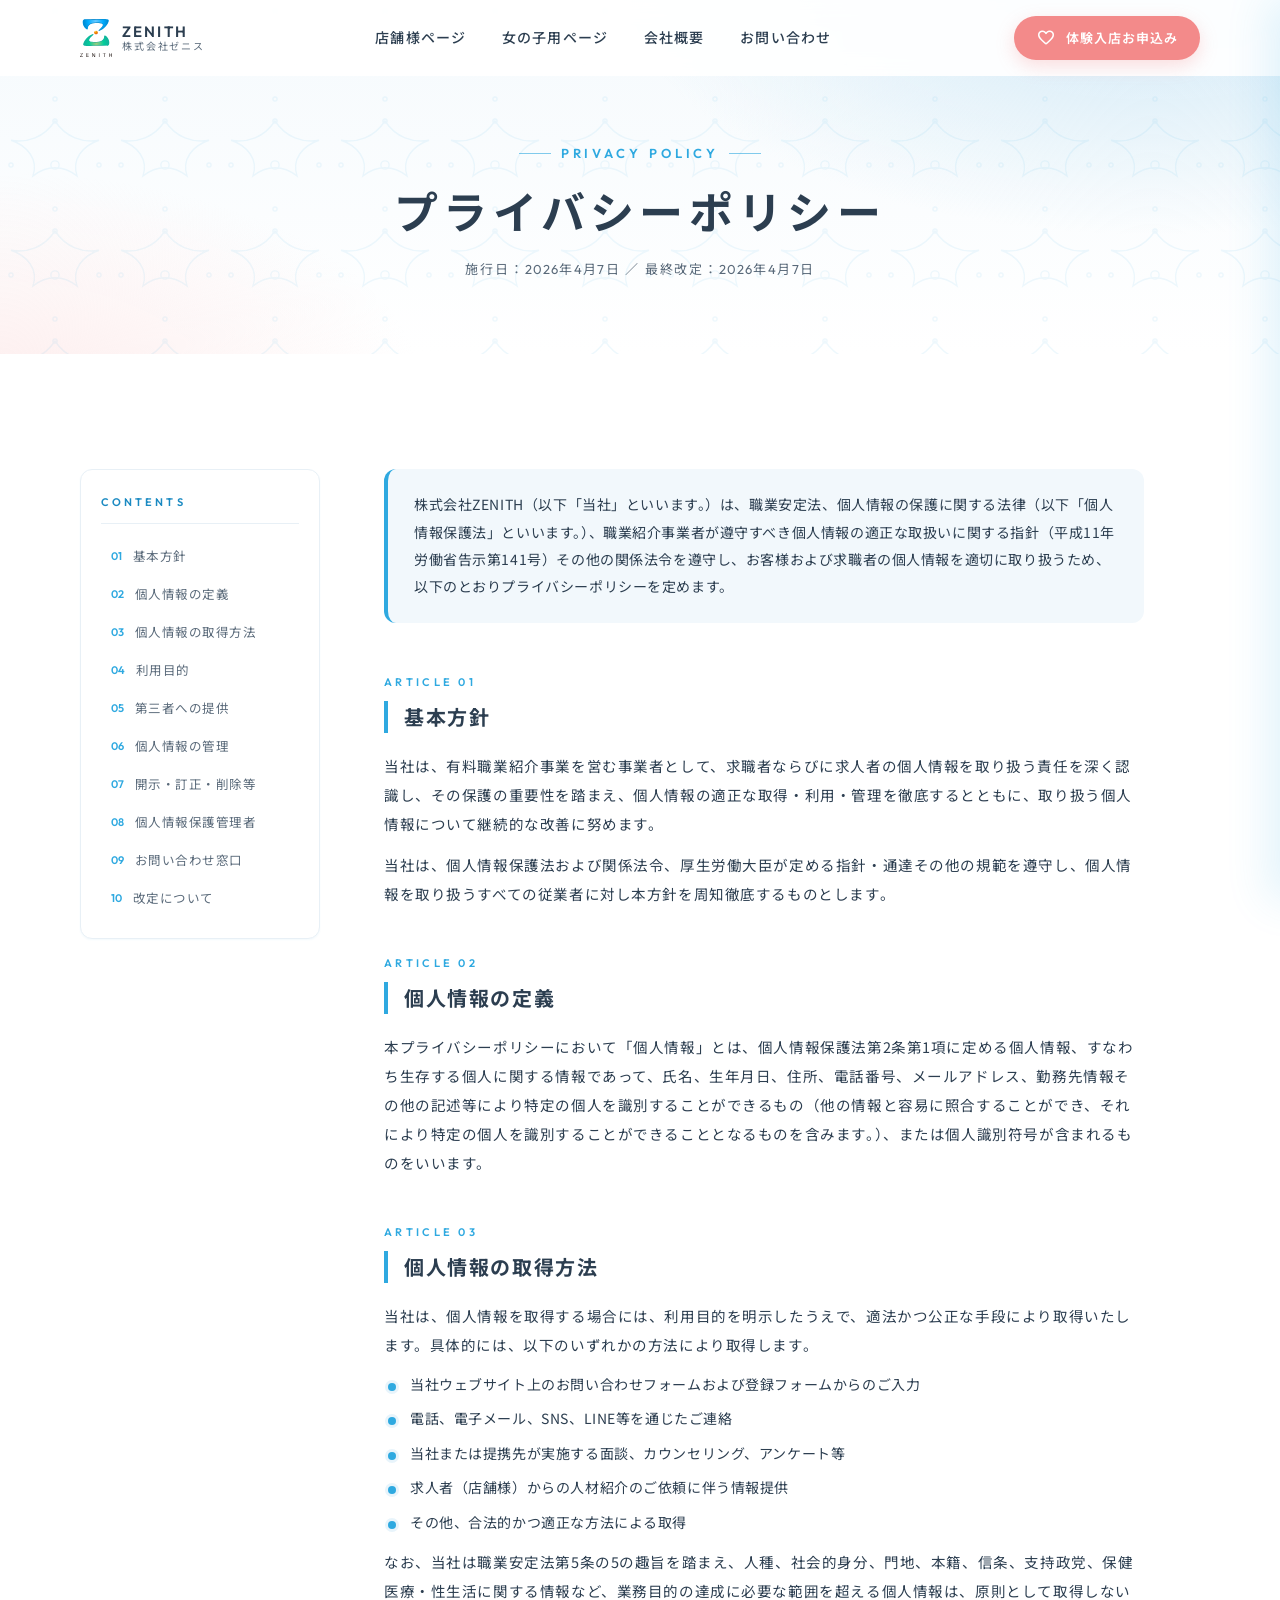
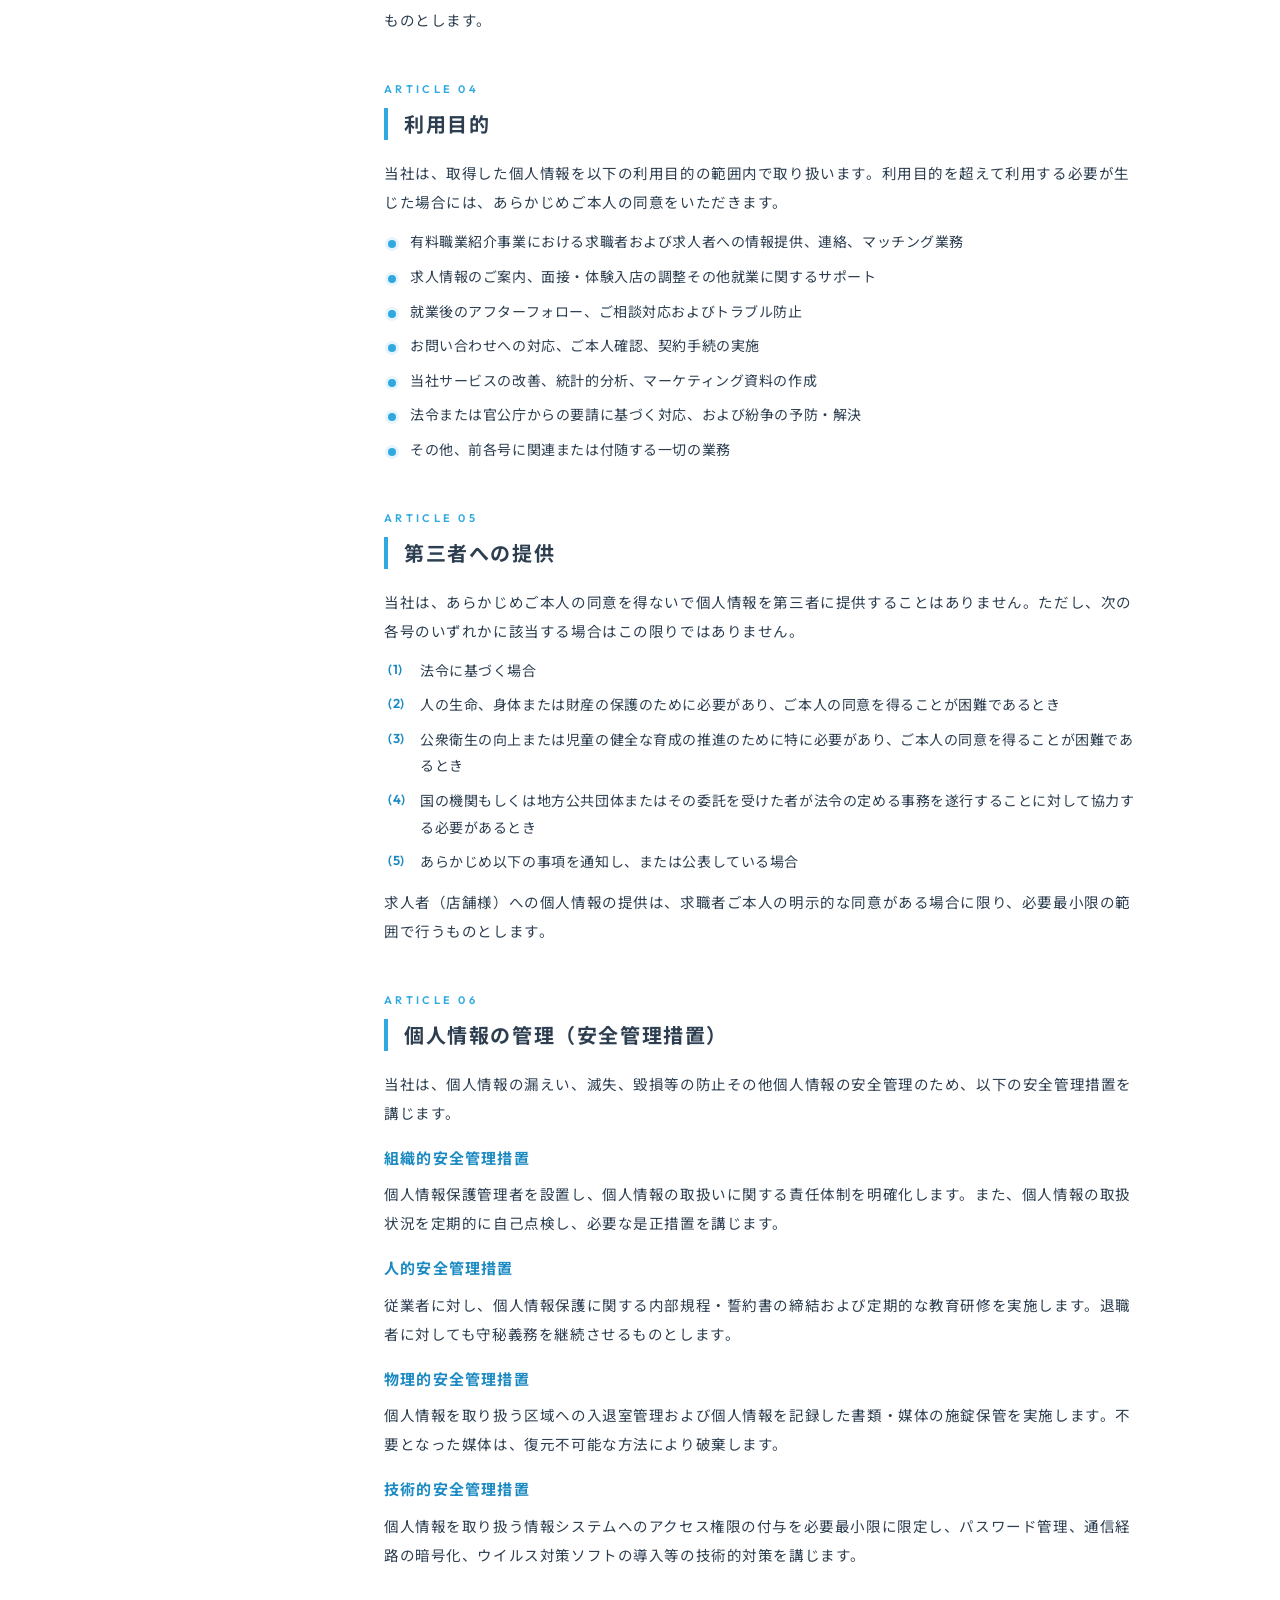
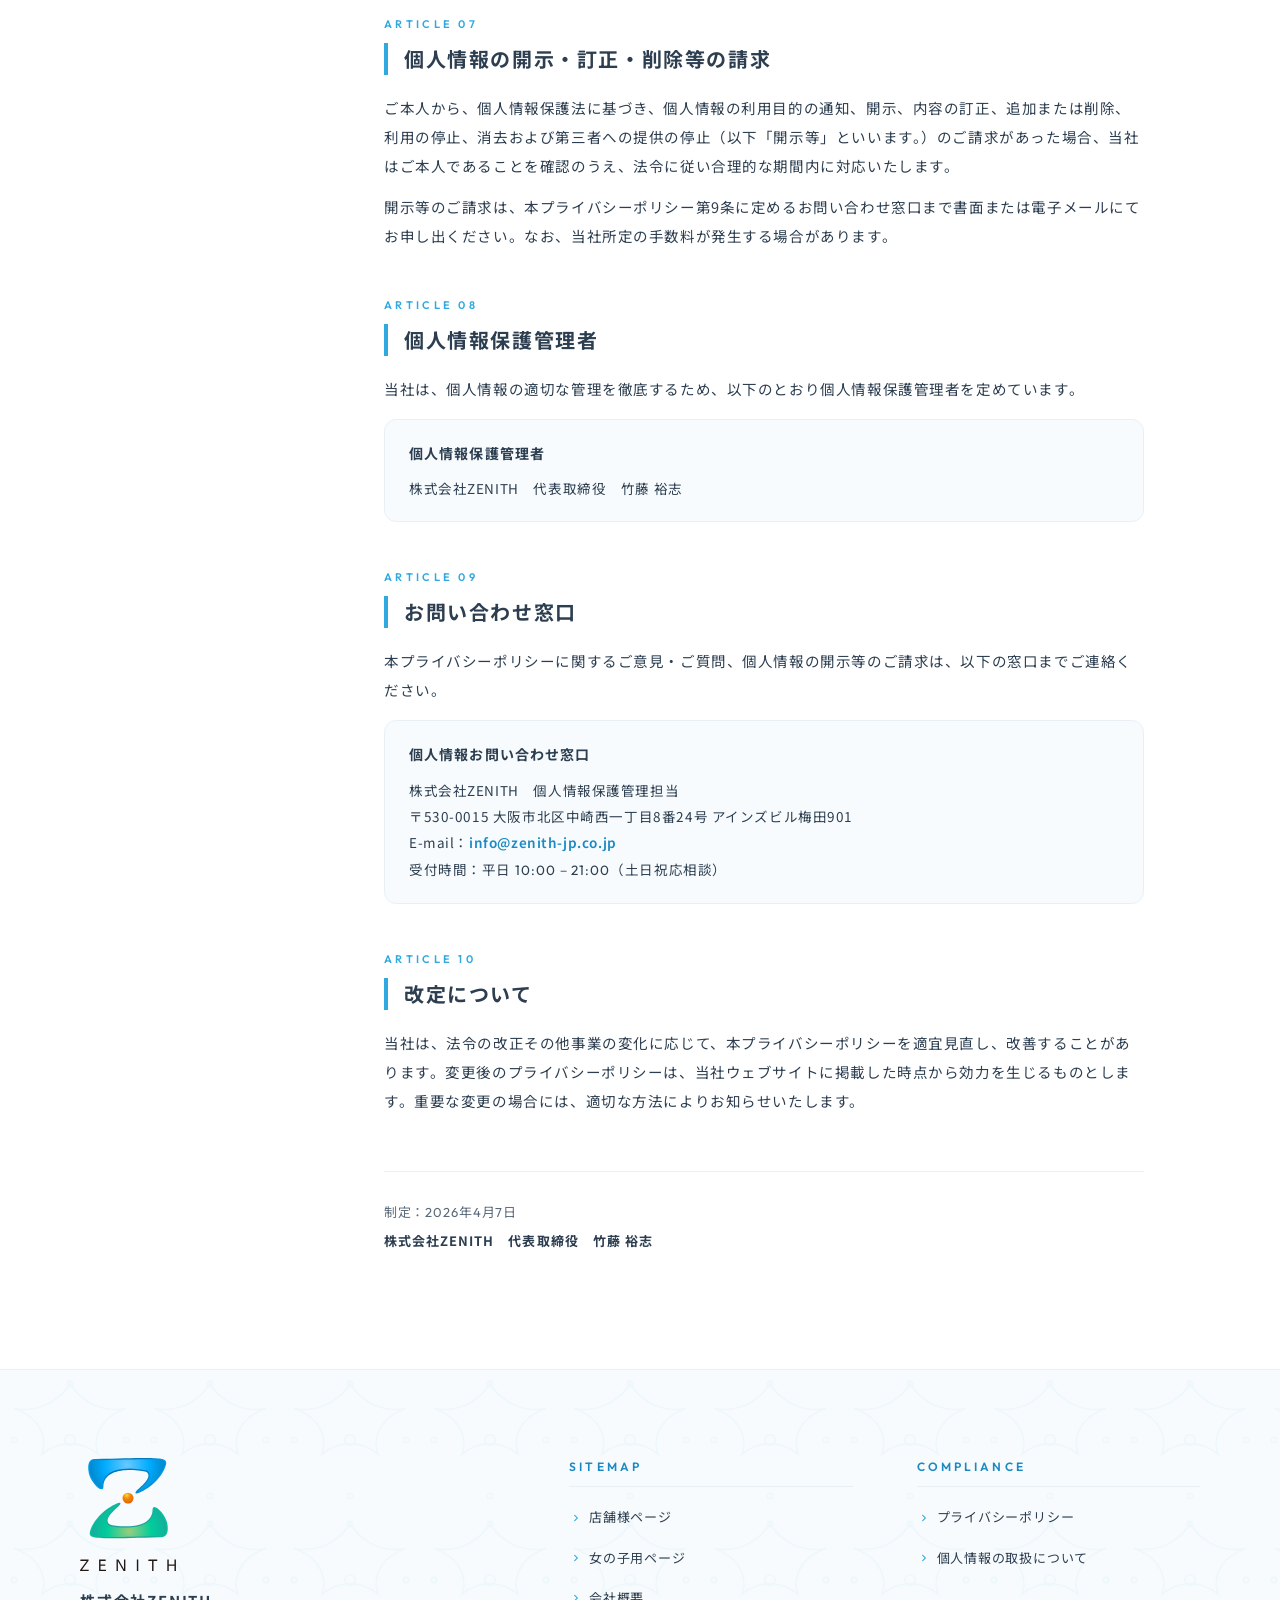
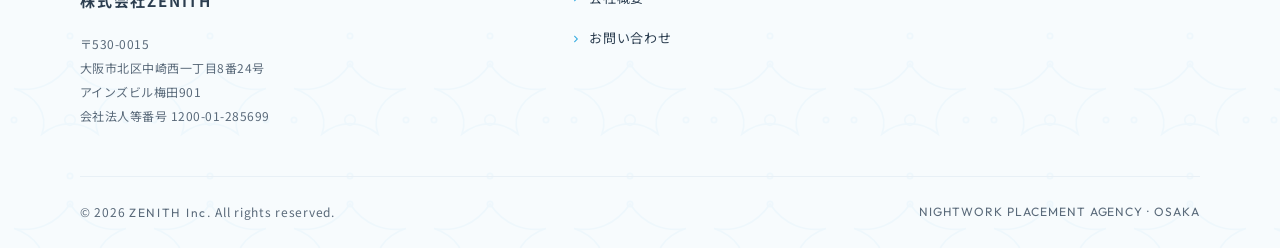
<file: privacy.html>
<!DOCTYPE html>
<html lang="ja">
<head>
<meta charset="UTF-8" />
<meta name="viewport" content="width=device-width, initial-scale=1.0" />
<meta name="format-detection" content="telephone=no" />
<title>プライバシーポリシー | 株式会社ZENITH</title>
<meta name="description" content="株式会社ZENITHのプライバシーポリシー。個人情報保護法および職業安定法に基づき、当社が取得する個人情報の利用目的・管理体制・開示請求手続きなどを定めています。" />
<meta name="keywords" content="プライバシーポリシー,個人情報保護,個人情報,職業紹介,株式会社ZENITH" />

<!-- OGP -->
<meta property="og:type" content="website" />
<meta property="og:title" content="プライバシーポリシー | 株式会社ZENITH" />
<meta property="og:description" content="株式会社ZENITHにおける個人情報の取扱方針について。" />
<meta property="og:site_name" content="株式会社ZENITH" />
<meta name="theme-color" content="#2FA9E0" />

<!-- Fonts -->
<link rel="preconnect" href="https://fonts.googleapis.com" />
<link rel="preconnect" href="https://fonts.gstatic.com" crossorigin />
<link href="https://fonts.googleapis.com/css2?family=Noto+Sans+JP:wght@400;500;600;700&family=Outfit:wght@400;500;600;700&display=swap" rel="stylesheet" />
<link href="https://fonts.googleapis.com/css2?family=Material+Symbols+Rounded:opsz,wght,FILL,GRAD@24,400,0,0" rel="stylesheet" />

<!-- Styles -->
<link rel="stylesheet" href="css/style.css" />

<link rel="icon" href="assets/images/logo.svg" />

<!-- Page-scoped styles -->
<style>
  /* Sub-hero */
  .page-privacy .subhero {
    position: relative;
    padding-top: calc(var(--nav-h) + 56px);
    padding-bottom: clamp(40px, 6vw, 72px);
    background:
      radial-gradient(900px 450px at 90% -10%, #CFE8F6 0%, transparent 60%),
      radial-gradient(700px 360px at 0% 110%, #FDEEEE 0%, transparent 60%),
      linear-gradient(180deg, #F5FAFD 0%, #FFFFFF 100%);
    overflow: hidden;
  }
  .page-privacy .subhero::before {
    content: '';
    position: absolute; inset: 0;
    background-image: var(--damask);
    background-size: 110px 110px;
    opacity: 0.45;
    pointer-events: none;
  }
  .page-privacy .subhero__inner { position: relative; z-index: 1; text-align: center; }
  .page-privacy .subhero__eyebrow {
    display: inline-flex;
    align-items: center;
    gap: 10px;
    font-family: var(--ff-en);
    font-weight: 600;
    font-size: 13px;
    letter-spacing: 0.3em;
    color: var(--c-primary);
    margin-bottom: 14px;
  }
  .page-privacy .subhero__eyebrow::before,
  .page-privacy .subhero__eyebrow::after {
    content: '';
    width: 32px; height: 1px;
    background: currentColor;
    opacity: 0.6;
  }
  .page-privacy .subhero__title {
    font-size: clamp(28px, 4.4vw, 44px);
    letter-spacing: 0.12em;
    line-height: 1.4;
    color: var(--c-ink);
    margin-bottom: 16px;
  }
  .page-privacy .subhero__sub {
    font-family: var(--ff-en);
    font-size: 13px;
    letter-spacing: 0.14em;
    color: var(--c-ink-2);
  }

  /* Layout */
  .page-privacy .pp-wrap {
    display: grid;
    grid-template-columns: 240px 1fr;
    gap: clamp(32px, 5vw, 64px);
    align-items: flex-start;
  }

  .page-privacy .pp-toc {
    position: sticky;
    top: calc(var(--nav-h) + 24px);
    background: #fff;
    border: 1px solid var(--c-border-soft);
    border-radius: var(--r-md);
    box-shadow: var(--sh-xs);
    padding: 22px 20px;
  }
  .page-privacy .pp-toc__title {
    font-family: var(--ff-en);
    font-weight: 600;
    font-size: 11px;
    letter-spacing: 0.28em;
    color: var(--c-primary-dark);
    text-transform: uppercase;
    margin-bottom: 14px;
    padding-bottom: 10px;
    border-bottom: 1px solid var(--c-border-soft);
  }
  .page-privacy .pp-toc__list {
    display: flex;
    flex-direction: column;
    gap: 2px;
  }
  .page-privacy .pp-toc__link {
    display: flex;
    align-items: flex-start;
    gap: 10px;
    padding: 8px 10px;
    border-radius: var(--r-sm);
    font-size: 12.5px;
    line-height: 1.6;
    color: var(--c-ink-2);
    transition: background-color var(--t-fast) var(--ease-out), color var(--t-fast) var(--ease-out);
  }
  .page-privacy .pp-toc__link:hover { background: var(--c-primary-pale); color: var(--c-primary-dark); }
  .page-privacy .pp-toc__num {
    font-family: var(--ff-en);
    font-weight: 600;
    color: var(--c-primary);
    flex-shrink: 0;
    font-size: 11px;
    padding-top: 2px;
    letter-spacing: 0.04em;
  }

  .page-privacy .pp-content {
    max-width: 760px;
    font-size: 14.5px;
    line-height: 2;
    color: var(--c-ink);
    letter-spacing: 0.04em;
  }
  .page-privacy .pp-intro {
    padding: 22px 26px;
    background: var(--c-primary-pale-2);
    border-radius: var(--r-md);
    border-left: 4px solid var(--c-primary);
    margin-bottom: 48px;
    font-size: 14px;
    line-height: 1.95;
    color: var(--c-ink);
  }

  .page-privacy .pp-article + .pp-article { margin-top: 44px; }
  .page-privacy .pp-article__eyebrow {
    font-family: var(--ff-en);
    font-weight: 600;
    font-size: 11px;
    letter-spacing: 0.3em;
    color: var(--c-primary);
    text-transform: uppercase;
    margin-bottom: 8px;
  }
  .page-privacy .pp-article__title {
    font-size: 20px;
    line-height: 1.6;
    letter-spacing: 0.08em;
    color: var(--c-ink);
    padding-left: 16px;
    border-left: 4px solid var(--c-primary);
    margin-bottom: 18px;
  }
  .page-privacy .pp-article h3 {
    font-size: 15px;
    color: var(--c-primary-dark);
    letter-spacing: 0.08em;
    margin: 20px 0 10px;
  }
  .page-privacy .pp-article p + p { margin-top: 12px; }
  .page-privacy .pp-article ul,
  .page-privacy .pp-article ol {
    margin: 12px 0 12px 4px;
    display: flex;
    flex-direction: column;
    gap: 8px;
  }
  .page-privacy .pp-article ul li {
    position: relative;
    padding-left: 22px;
    font-size: 14px;
    line-height: 1.9;
    color: var(--c-ink);
  }
  .page-privacy .pp-article ul li::before {
    content: '';
    position: absolute;
    left: 0; top: 12px;
    width: 8px; height: 8px;
    border-radius: 50%;
    background: var(--c-primary);
    box-shadow: 0 0 0 3px var(--c-primary-pale);
  }
  .page-privacy .pp-article ol {
    counter-reset: ppol;
    padding-left: 0;
  }
  .page-privacy .pp-article ol > li {
    counter-increment: ppol;
    position: relative;
    padding-left: 32px;
    font-size: 14px;
    line-height: 1.9;
  }
  .page-privacy .pp-article ol > li::before {
    content: "(" counter(ppol) ")";
    position: absolute;
    left: 0; top: 0;
    color: var(--c-primary-dark);
    font-family: var(--ff-en);
    font-weight: 600;
    font-size: 13px;
  }

  .page-privacy .pp-contact-box {
    margin-top: 16px;
    padding: 20px 24px;
    background: var(--c-surface-alt);
    border-radius: var(--r-md);
    border: 1px solid var(--c-border-soft);
    font-size: 13.5px;
    line-height: 1.95;
    color: var(--c-ink);
  }
  .page-privacy .pp-contact-box strong {
    display: block;
    font-size: 14px;
    letter-spacing: 0.08em;
    color: var(--c-ink);
    margin-bottom: 8px;
  }
  .page-privacy .pp-contact-box a { color: var(--c-primary-dark); font-weight: 600; }

  .page-privacy .pp-sign {
    margin-top: 56px;
    padding-top: 28px;
    border-top: 1px solid var(--c-border-soft);
    font-size: 13px;
    color: var(--c-ink-2);
    line-height: 1.9;
  }
  .page-privacy .pp-sign strong { color: var(--c-ink); display: block; margin-top: 4px; letter-spacing: 0.08em; }

  @media (max-width: 1024px) {
    .page-privacy .pp-wrap { grid-template-columns: 1fr; }
    .page-privacy .pp-toc { position: static; }
  }
  @media (max-width: 768px) {
    .page-privacy .pp-article__title { font-size: 18px; padding-left: 12px; }
  }
</style>
</head>
<body class="page-privacy">

<!-- Navbar -->
<header class="navbar" role="banner">
  <div class="container navbar__inner">
    <a href="index.html" class="navbar__brand" aria-label="株式会社ZENITH トップページ">
      <img src="assets/images/logo.svg" alt="株式会社ZENITH" class="navbar__logo-img" />
      <span class="navbar__wordmark">
        <span class="navbar__wordmark-en">ZENITH</span>
        <span class="navbar__wordmark-jp">株式会社ゼニス</span>
      </span>
    </a>

    <nav class="navbar__menu" aria-label="メインナビゲーション">
      <a href="clients.html" class="navbar__link">店舗様ページ</a>
      <a href="cast.html" class="navbar__link">女の子用ページ</a>
      <a href="company.html" class="navbar__link">会社概要</a>
      <a href="contact.html" class="navbar__link">お問い合わせ</a>
    </nav>

    <a href="contact.html" class="btn btn--primary navbar__cta">
      <span class="material-symbols-rounded" aria-hidden="true">favorite</span>
      体験入店お申込み
    </a>

    <button class="hamburger" type="button" aria-label="メニューを開く" aria-expanded="false" aria-controls="drawer">
      <span class="hamburger__box" aria-hidden="true">
        <span class="hamburger__line"></span>
        <span class="hamburger__line"></span>
        <span class="hamburger__line"></span>
      </span>
    </button>
  </div>
</header>

<div class="drawer-backdrop" aria-hidden="true"></div>
<aside id="drawer" class="drawer" aria-label="モバイルメニュー">
  <div class="drawer__head">
    <span class="navbar__wordmark">
      <span class="navbar__wordmark-en">ZENITH</span>
      <span class="navbar__wordmark-jp">株式会社ゼニス</span>
    </span>
    <button class="drawer__close" type="button" aria-label="メニューを閉じる">
      <span class="material-symbols-rounded">close</span>
    </button>
  </div>
  <nav class="drawer__menu" aria-label="モバイルナビゲーション">
    <a href="clients.html" class="drawer__link"><span class="material-symbols-rounded">storefront</span>店舗様ページ</a>
    <a href="cast.html" class="drawer__link"><span class="material-symbols-rounded">diamond</span>女の子用ページ</a>
    <a href="company.html" class="drawer__link"><span class="material-symbols-rounded">apartment</span>会社概要</a>
    <a href="contact.html" class="drawer__link"><span class="material-symbols-rounded">mail</span>お問い合わせ</a>
  </nav>
  <a href="contact.html" class="btn btn--primary btn--block drawer__cta">
    <span class="material-symbols-rounded" aria-hidden="true">favorite</span>
    体験入店お申込み
  </a>
</aside>

<main id="main">

  <!-- Sub-hero -->
  <section class="subhero" aria-label="ページタイトル">
    <div class="container subhero__inner">
      <span class="subhero__eyebrow reveal">PRIVACY POLICY</span>
      <h1 class="subhero__title reveal reveal--delay-1">プライバシーポリシー</h1>
      <p class="subhero__sub reveal reveal--delay-2">施行日：<span class="en">2026</span>年<span class="en">4</span>月<span class="en">7</span>日 ／ 最終改定：<span class="en">2026</span>年<span class="en">4</span>月<span class="en">7</span>日</p>
    </div>
  </section>

  <!-- Main content -->
  <section class="section" id="personal" aria-label="プライバシーポリシー本文">
    <div class="container">
      <div class="pp-wrap">

        <!-- Sidebar TOC -->
        <aside class="pp-toc reveal" aria-label="目次">
          <div class="pp-toc__title">Contents</div>
          <nav class="pp-toc__list" aria-label="目次ナビゲーション">
            <a class="pp-toc__link" href="#article-01"><span class="pp-toc__num">01</span><span>基本方針</span></a>
            <a class="pp-toc__link" href="#article-02"><span class="pp-toc__num">02</span><span>個人情報の定義</span></a>
            <a class="pp-toc__link" href="#article-03"><span class="pp-toc__num">03</span><span>個人情報の取得方法</span></a>
            <a class="pp-toc__link" href="#article-04"><span class="pp-toc__num">04</span><span>利用目的</span></a>
            <a class="pp-toc__link" href="#article-05"><span class="pp-toc__num">05</span><span>第三者への提供</span></a>
            <a class="pp-toc__link" href="#article-06"><span class="pp-toc__num">06</span><span>個人情報の管理</span></a>
            <a class="pp-toc__link" href="#article-07"><span class="pp-toc__num">07</span><span>開示・訂正・削除等</span></a>
            <a class="pp-toc__link" href="#article-08"><span class="pp-toc__num">08</span><span>個人情報保護管理者</span></a>
            <a class="pp-toc__link" href="#article-09"><span class="pp-toc__num">09</span><span>お問い合わせ窓口</span></a>
            <a class="pp-toc__link" href="#article-10"><span class="pp-toc__num">10</span><span>改定について</span></a>
          </nav>
        </aside>

        <!-- Content -->
        <div class="pp-content reveal reveal--delay-1">
          <p class="pp-intro">
            株式会社ZENITH（以下「当社」といいます。）は、職業安定法、個人情報の保護に関する法律（以下「個人情報保護法」といいます。）、職業紹介事業者が遵守すべき個人情報の適正な取扱いに関する指針（平成11年労働省告示第141号）その他の関係法令を遵守し、お客様および求職者の個人情報を適切に取り扱うため、以下のとおりプライバシーポリシーを定めます。
          </p>

          <!-- Article 01 -->
          <article class="pp-article" id="article-01">
            <div class="pp-article__eyebrow">Article 01</div>
            <h2 class="pp-article__title">基本方針</h2>
            <p>当社は、有料職業紹介事業を営む事業者として、求職者ならびに求人者の個人情報を取り扱う責任を深く認識し、その保護の重要性を踏まえ、個人情報の適正な取得・利用・管理を徹底するとともに、取り扱う個人情報について継続的な改善に努めます。</p>
            <p>当社は、個人情報保護法および関係法令、厚生労働大臣が定める指針・通達その他の規範を遵守し、個人情報を取り扱うすべての従業者に対し本方針を周知徹底するものとします。</p>
          </article>

          <!-- Article 02 -->
          <article class="pp-article" id="article-02">
            <div class="pp-article__eyebrow">Article 02</div>
            <h2 class="pp-article__title">個人情報の定義</h2>
            <p>本プライバシーポリシーにおいて「個人情報」とは、個人情報保護法第2条第1項に定める個人情報、すなわち生存する個人に関する情報であって、氏名、生年月日、住所、電話番号、メールアドレス、勤務先情報その他の記述等により特定の個人を識別することができるもの（他の情報と容易に照合することができ、それにより特定の個人を識別することができることとなるものを含みます。）、または個人識別符号が含まれるものをいいます。</p>
          </article>

          <!-- Article 03 -->
          <article class="pp-article" id="article-03">
            <div class="pp-article__eyebrow">Article 03</div>
            <h2 class="pp-article__title">個人情報の取得方法</h2>
            <p>当社は、個人情報を取得する場合には、利用目的を明示したうえで、適法かつ公正な手段により取得いたします。具体的には、以下のいずれかの方法により取得します。</p>
            <ul>
              <li>当社ウェブサイト上のお問い合わせフォームおよび登録フォームからのご入力</li>
              <li>電話、電子メール、SNS、LINE等を通じたご連絡</li>
              <li>当社または提携先が実施する面談、カウンセリング、アンケート等</li>
              <li>求人者（店舗様）からの人材紹介のご依頼に伴う情報提供</li>
              <li>その他、合法的かつ適正な方法による取得</li>
            </ul>
            <p>なお、当社は職業安定法第5条の5の趣旨を踏まえ、人種、社会的身分、門地、本籍、信条、支持政党、保健医療・性生活に関する情報など、業務目的の達成に必要な範囲を超える個人情報は、原則として取得しないものとします。</p>
          </article>

          <!-- Article 04 -->
          <article class="pp-article" id="article-04">
            <div class="pp-article__eyebrow">Article 04</div>
            <h2 class="pp-article__title">利用目的</h2>
            <p>当社は、取得した個人情報を以下の利用目的の範囲内で取り扱います。利用目的を超えて利用する必要が生じた場合には、あらかじめご本人の同意をいただきます。</p>
            <ul>
              <li>有料職業紹介事業における求職者および求人者への情報提供、連絡、マッチング業務</li>
              <li>求人情報のご案内、面接・体験入店の調整その他就業に関するサポート</li>
              <li>就業後のアフターフォロー、ご相談対応およびトラブル防止</li>
              <li>お問い合わせへの対応、ご本人確認、契約手続の実施</li>
              <li>当社サービスの改善、統計的分析、マーケティング資料の作成</li>
              <li>法令または官公庁からの要請に基づく対応、および紛争の予防・解決</li>
              <li>その他、前各号に関連または付随する一切の業務</li>
            </ul>
          </article>

          <!-- Article 05 -->
          <article class="pp-article" id="article-05">
            <div class="pp-article__eyebrow">Article 05</div>
            <h2 class="pp-article__title">第三者への提供</h2>
            <p>当社は、あらかじめご本人の同意を得ないで個人情報を第三者に提供することはありません。ただし、次の各号のいずれかに該当する場合はこの限りではありません。</p>
            <ol>
              <li>法令に基づく場合</li>
              <li>人の生命、身体または財産の保護のために必要があり、ご本人の同意を得ることが困難であるとき</li>
              <li>公衆衛生の向上または児童の健全な育成の推進のために特に必要があり、ご本人の同意を得ることが困難であるとき</li>
              <li>国の機関もしくは地方公共団体またはその委託を受けた者が法令の定める事務を遂行することに対して協力する必要があるとき</li>
              <li>あらかじめ以下の事項を通知し、または公表している場合</li>
            </ol>
            <p>求人者（店舗様）への個人情報の提供は、求職者ご本人の明示的な同意がある場合に限り、必要最小限の範囲で行うものとします。</p>
          </article>

          <!-- Article 06 -->
          <article class="pp-article" id="article-06">
            <div class="pp-article__eyebrow">Article 06</div>
            <h2 class="pp-article__title">個人情報の管理（安全管理措置）</h2>
            <p>当社は、個人情報の漏えい、滅失、毀損等の防止その他個人情報の安全管理のため、以下の安全管理措置を講じます。</p>

            <h3>組織的安全管理措置</h3>
            <p>個人情報保護管理者を設置し、個人情報の取扱いに関する責任体制を明確化します。また、個人情報の取扱状況を定期的に自己点検し、必要な是正措置を講じます。</p>

            <h3>人的安全管理措置</h3>
            <p>従業者に対し、個人情報保護に関する内部規程・誓約書の締結および定期的な教育研修を実施します。退職者に対しても守秘義務を継続させるものとします。</p>

            <h3>物理的安全管理措置</h3>
            <p>個人情報を取り扱う区域への入退室管理および個人情報を記録した書類・媒体の施錠保管を実施します。不要となった媒体は、復元不可能な方法により破棄します。</p>

            <h3>技術的安全管理措置</h3>
            <p>個人情報を取り扱う情報システムへのアクセス権限の付与を必要最小限に限定し、パスワード管理、通信経路の暗号化、ウイルス対策ソフトの導入等の技術的対策を講じます。</p>
          </article>

          <!-- Article 07 -->
          <article class="pp-article" id="article-07">
            <div class="pp-article__eyebrow">Article 07</div>
            <h2 class="pp-article__title">個人情報の開示・訂正・削除等の請求</h2>
            <p>ご本人から、個人情報保護法に基づき、個人情報の利用目的の通知、開示、内容の訂正、追加または削除、利用の停止、消去および第三者への提供の停止（以下「開示等」といいます。）のご請求があった場合、当社はご本人であることを確認のうえ、法令に従い合理的な期間内に対応いたします。</p>
            <p>開示等のご請求は、本プライバシーポリシー第9条に定めるお問い合わせ窓口まで書面または電子メールにてお申し出ください。なお、当社所定の手数料が発生する場合があります。</p>
          </article>

          <!-- Article 08 -->
          <article class="pp-article" id="article-08">
            <div class="pp-article__eyebrow">Article 08</div>
            <h2 class="pp-article__title">個人情報保護管理者</h2>
            <p>当社は、個人情報の適切な管理を徹底するため、以下のとおり個人情報保護管理者を定めています。</p>
            <div class="pp-contact-box">
              <strong>個人情報保護管理者</strong>
              株式会社ZENITH　代表取締役　竹藤 裕志
            </div>
          </article>

          <!-- Article 09 -->
          <article class="pp-article" id="article-09">
            <div class="pp-article__eyebrow">Article 09</div>
            <h2 class="pp-article__title">お問い合わせ窓口</h2>
            <p>本プライバシーポリシーに関するご意見・ご質問、個人情報の開示等のご請求は、以下の窓口までご連絡ください。</p>
            <div class="pp-contact-box">
              <strong>個人情報お問い合わせ窓口</strong>
              株式会社ZENITH　個人情報保護管理担当<br />
              〒530-0015 大阪市北区中崎西一丁目8番24号 アインズビル梅田901<br />
              E-mail：<a href="mailto:info@zenith-jp.co.jp">info@zenith-jp.co.jp</a><br />
              受付時間：平日 <span class="en">10:00</span> – <span class="en">21:00</span>（土日祝応相談）
            </div>
          </article>

          <!-- Article 10 -->
          <article class="pp-article" id="article-10">
            <div class="pp-article__eyebrow">Article 10</div>
            <h2 class="pp-article__title">改定について</h2>
            <p>当社は、法令の改正その他事業の変化に応じて、本プライバシーポリシーを適宜見直し、改善することがあります。変更後のプライバシーポリシーは、当社ウェブサイトに掲載した時点から効力を生じるものとします。重要な変更の場合には、適切な方法によりお知らせいたします。</p>
          </article>

          <p class="pp-sign">
            制定：<span class="en">2026</span>年<span class="en">4</span>月<span class="en">7</span>日<br />
            <strong>株式会社ZENITH　代表取締役　竹藤 裕志</strong>
          </p>
        </div>
      </div>
    </div>
  </section>

</main>

<!-- Footer -->
<footer class="footer" role="contentinfo">
  <div class="container footer__inner">
    <div class="footer__grid">
      <div class="footer__brand">
        <img src="assets/images/logo.svg" alt="株式会社ZENITH" class="footer__logo" />
        <div class="footer__company">株式会社ZENITH</div>
        <div class="footer__meta">
          〒530-0015<br />
          大阪市北区中崎西一丁目8番24号<br />
          アインズビル梅田901<br />
          会社法人等番号 1200-01-285699
        </div>
      </div>

      <div class="footer__col">
        <h3 class="footer__col-title">Sitemap</h3>
        <ul class="footer__links">
          <li><a href="clients.html" class="footer__link"><span class="material-symbols-rounded">chevron_right</span>店舗様ページ</a></li>
          <li><a href="cast.html" class="footer__link"><span class="material-symbols-rounded">chevron_right</span>女の子用ページ</a></li>
          <li><a href="company.html" class="footer__link"><span class="material-symbols-rounded">chevron_right</span>会社概要</a></li>
          <li><a href="contact.html" class="footer__link"><span class="material-symbols-rounded">chevron_right</span>お問い合わせ</a></li>
        </ul>
      </div>

      <div class="footer__col">
        <h3 class="footer__col-title">Compliance</h3>
        <ul class="footer__links">
          <li><a href="privacy.html" class="footer__link"><span class="material-symbols-rounded">chevron_right</span>プライバシーポリシー</a></li>
          <li><a href="privacy.html#personal" class="footer__link"><span class="material-symbols-rounded">chevron_right</span>個人情報の取扱について</a></li>
        </ul>
      </div>
    </div>

    <div class="footer__bottom">
      <div class="footer__copy">© <span data-year>2026</span> <span class="en">ZENITH Inc.</span> All rights reserved.</div>
      <div class="footer__copy en">NIGHTWORK PLACEMENT AGENCY · OSAKA</div>
    </div>
  </div>
</footer>

<button class="back-to-top" type="button" aria-label="ページ上部へ戻る">
  <span class="material-symbols-rounded" aria-hidden="true">keyboard_arrow_up</span>
</button>

<script src="js/main.js" defer></script>
</body>
</html>
</file>
<file: css/style.css>
/* =========================================================================
   ZENITH Corporate Site v2 — style.css
   Inspired by signal-osaka.jp: clean / feminine / trustworthy / approachable
   Primary: sky-blue + white + coral pink / gold accents
   ========================================================================= */

/* -------------------------------------------------------------------------
   1. Design Tokens
   ------------------------------------------------------------------------- */
:root {
  /* Brand */
  --c-primary: #2FA9E0;
  --c-primary-dark: #1B8AC2;
  --c-primary-pale: #E8F4FB;
  --c-primary-pale-2: #F2F8FC;

  --c-coral: #F38A8A;
  --c-coral-dark: #E56E6E;
  --c-coral-pale: #FDEEEE;

  --c-gold: #E8A93D;
  --c-gold-dark: #CF8F26;
  --c-gold-pale: #FBF3E0;

  --c-success: #5BB88A;

  /* Neutrals */
  --c-surface: #FFFFFF;
  --c-surface-alt: #F7FBFD;
  --c-surface-alt-2: #EFF6FB;
  --c-ink: #2C3E50;
  --c-ink-2: #5A6A7A;
  --c-ink-3: #8597A6;
  --c-border: #D8E8F1;
  --c-border-soft: #E8F0F6;

  /* Typography */
  --ff-sans: "Noto Sans JP", "Hiragino Kaku Gothic ProN", "Yu Gothic UI", system-ui, -apple-system, sans-serif;
  --ff-en: "Outfit", "Noto Sans JP", system-ui, sans-serif;

  /* Radii */
  --r-sm: 6px;
  --r-md: 12px;
  --r-lg: 20px;
  --r-xl: 28px;
  --r-pill: 9999px;

  /* Shadows (blue-tinted soft) */
  --sh-xs: 0 1px 2px rgba(47,169,224,0.06);
  --sh-sm: 0 2px 8px rgba(47,169,224,0.08);
  --sh-md: 0 4px 20px rgba(47,169,224,0.10);
  --sh-lg: 0 12px 40px rgba(47,169,224,0.14);
  --sh-coral: 0 6px 18px rgba(243,138,138,0.28);
  --sh-gold: 0 6px 18px rgba(232,169,61,0.30);

  /* Motion */
  --ease-out: cubic-bezier(.2,.7,.3,1);
  --ease-soft: cubic-bezier(.4,0,.2,1);
  --t-fast: 180ms;
  --t-med: 320ms;
  --t-slow: 560ms;

  /* Layout */
  --container: 1200px;
  --container-narrow: 960px;
  --nav-h: 76px;

  /* Patterns */
  --damask: url("data:image/svg+xml;utf8,<svg xmlns='http://www.w3.org/2000/svg' width='80' height='80' viewBox='0 0 80 80'><g fill='none' stroke='%232FA9E0' stroke-width='1' opacity='0.18'><path d='M40 8 C 48 20 60 24 72 22 C 60 26 52 36 56 48 C 46 40 34 40 24 48 C 28 36 20 26 8 22 C 20 24 32 20 40 8 Z'/><circle cx='40' cy='40' r='3'/><circle cx='8' cy='40' r='1.5'/><circle cx='72' cy='40' r='1.5'/><circle cx='40' cy='8' r='1.5'/><circle cx='40' cy='72' r='1.5'/></g></svg>");
}

/* -------------------------------------------------------------------------
   2. Reset & Base
   ------------------------------------------------------------------------- */
*, *::before, *::after { box-sizing: border-box; }
* { margin: 0; padding: 0; }

html {
  -webkit-text-size-adjust: 100%;
  scroll-behavior: smooth;
  scroll-padding-top: calc(var(--nav-h) + 16px);
}

body {
  font-family: var(--ff-sans);
  font-weight: 400;
  font-size: 16px;
  line-height: 1.9;
  color: var(--c-ink);
  background: var(--c-surface);
  letter-spacing: 0.03em;
  -webkit-font-smoothing: antialiased;
  -moz-osx-font-smoothing: grayscale;
  text-rendering: optimizeLegibility;
  overflow-x: hidden;
}

img, svg, video { max-width: 100%; height: auto; display: block; }
button { font: inherit; color: inherit; background: none; border: 0; cursor: pointer; }
a { color: var(--c-primary-dark); text-decoration: none; transition: color var(--t-fast) var(--ease-out); }
a:hover { color: var(--c-primary); }
ul, ol { list-style: none; }

:focus-visible {
  outline: 2px solid var(--c-primary);
  outline-offset: 3px;
  border-radius: 4px;
}

::selection { background: var(--c-primary-pale); color: var(--c-ink); }

/* -------------------------------------------------------------------------
   3. Typography
   ------------------------------------------------------------------------- */
h1, h2, h3, h4, h5, h6 {
  font-family: var(--ff-sans);
  font-weight: 700;
  line-height: 1.5;
  letter-spacing: 0.06em;
  color: var(--c-ink);
}

.en { font-family: var(--ff-en); letter-spacing: 0.08em; }
.en--bold { font-weight: 600; }

/* -------------------------------------------------------------------------
   4. Layout primitives
   ------------------------------------------------------------------------- */
.container {
  width: 100%;
  max-width: var(--container);
  margin-inline: auto;
  padding-inline: clamp(20px, 5vw, 40px);
}
.container--narrow { max-width: var(--container-narrow); }

.section {
  position: relative;
  padding-block: clamp(64px, 9vw, 120px);
}
.section--alt { background: var(--c-surface-alt); }
.section--tint { background: var(--c-primary-pale-2); }
.section--wave::before {
  content: '';
  position: absolute;
  inset: 0 0 auto 0;
  height: 60px;
  background: inherit;
  clip-path: ellipse(70% 100% at 50% 0%);
  transform: translateY(-59px);
  pointer-events: none;
}

.section__header {
  text-align: center;
  max-width: 760px;
  margin: 0 auto clamp(40px, 6vw, 72px);
}
.section__eyebrow {
  display: inline-flex;
  align-items: center;
  gap: 10px;
  font-family: var(--ff-en);
  font-weight: 600;
  font-size: 13px;
  letter-spacing: 0.24em;
  text-transform: uppercase;
  color: var(--c-primary);
  margin-bottom: 14px;
}
.section__eyebrow::before,
.section__eyebrow::after {
  content: '';
  width: 28px;
  height: 1px;
  background: currentColor;
  opacity: 0.6;
}
.section__title {
  font-size: clamp(26px, 3.6vw, 38px);
  line-height: 1.45;
  letter-spacing: 0.08em;
  color: var(--c-ink);
  margin-bottom: 18px;
}
.section__title span { color: var(--c-primary); }
.section__lead {
  font-size: clamp(15px, 1.4vw, 16px);
  color: var(--c-ink-2);
  line-height: 2;
}

/* -------------------------------------------------------------------------
   5. Buttons
   ------------------------------------------------------------------------- */
.btn {
  position: relative;
  display: inline-flex;
  align-items: center;
  justify-content: center;
  gap: 10px;
  padding: 14px 28px;
  min-height: 48px;
  border-radius: var(--r-pill);
  font-family: var(--ff-sans);
  font-weight: 600;
  font-size: 15px;
  letter-spacing: 0.08em;
  line-height: 1;
  cursor: pointer;
  transition: transform var(--t-fast) var(--ease-out),
              box-shadow var(--t-fast) var(--ease-out),
              background-color var(--t-fast) var(--ease-out),
              color var(--t-fast) var(--ease-out),
              border-color var(--t-fast) var(--ease-out);
  overflow: hidden;
  white-space: nowrap;
  user-select: none;
}
.btn .material-symbols-rounded { font-size: 20px; }
.btn:hover { transform: translateY(-2px); }
.btn:active { transform: translateY(0); }

.btn--primary {
  background: var(--c-coral);
  color: #fff;
  box-shadow: var(--sh-coral);
}
.btn--primary:hover { background: var(--c-coral-dark); color: #fff; box-shadow: 0 10px 24px rgba(243,138,138,0.36); }

.btn--gold {
  background: linear-gradient(135deg, #F1B854, #E8A93D);
  color: #fff;
  box-shadow: var(--sh-gold);
}
.btn--gold:hover { background: linear-gradient(135deg, #E8A93D, #CF8F26); color: #fff; box-shadow: 0 10px 24px rgba(232,169,61,0.4); }

.btn--outline {
  background: #fff;
  color: var(--c-primary-dark);
  border: 1.5px solid var(--c-primary);
  box-shadow: var(--sh-xs);
}
.btn--outline:hover { background: var(--c-primary-pale); color: var(--c-primary-dark); box-shadow: var(--sh-sm); }

.btn--text {
  padding: 8px 14px;
  background: transparent;
  color: var(--c-primary-dark);
  min-height: auto;
}
.btn--text:hover { background: var(--c-primary-pale); }

.btn--lg {
  padding: 18px 36px;
  min-height: 60px;
  font-size: 16px;
}
.btn--lg .material-symbols-rounded { font-size: 22px; }

.btn--block { width: 100%; }

/* ripple */
.btn .ripple {
  position: absolute;
  border-radius: 50%;
  transform: scale(0);
  animation: ripple var(--t-slow) var(--ease-out);
  background: rgba(255,255,255,0.4);
  pointer-events: none;
}
@keyframes ripple {
  to { transform: scale(4); opacity: 0; }
}

/* -------------------------------------------------------------------------
   6. Navbar
   ------------------------------------------------------------------------- */
.navbar {
  position: fixed;
  inset: 0 0 auto 0;
  z-index: 80;
  height: var(--nav-h);
  background: rgba(255,255,255,0.92);
  backdrop-filter: blur(10px);
  -webkit-backdrop-filter: blur(10px);
  border-bottom: 1px solid transparent;
  transition: height var(--t-med) var(--ease-out),
              box-shadow var(--t-med) var(--ease-out),
              border-color var(--t-med) var(--ease-out),
              background-color var(--t-med) var(--ease-out);
}
.navbar--scrolled {
  height: 64px;
  background: rgba(255,255,255,0.96);
  box-shadow: var(--sh-sm);
  border-bottom-color: var(--c-border-soft);
}
.navbar__inner {
  height: 100%;
  display: flex;
  align-items: center;
  justify-content: space-between;
  gap: 24px;
}
.navbar__brand {
  display: inline-flex;
  align-items: center;
  gap: 10px;
  color: var(--c-ink);
}
.navbar__logo-img {
  height: 38px;
  width: auto;
  transition: height var(--t-med) var(--ease-out);
}
.navbar--scrolled .navbar__logo-img { height: 32px; }
.navbar__wordmark {
  display: flex;
  flex-direction: column;
  line-height: 1.1;
}
.navbar__wordmark-en {
  font-family: var(--ff-en);
  font-weight: 600;
  font-size: 15px;
  letter-spacing: 0.14em;
  color: var(--c-ink);
}
.navbar__wordmark-jp {
  font-size: 10px;
  letter-spacing: 0.18em;
  color: var(--c-ink-2);
}

.navbar__menu {
  display: flex;
  align-items: center;
  gap: 4px;
}
.navbar__link {
  position: relative;
  display: inline-flex;
  align-items: center;
  padding: 10px 16px;
  font-size: 14px;
  font-weight: 500;
  letter-spacing: 0.08em;
  color: var(--c-ink);
}
.navbar__link::after {
  content: '';
  position: absolute;
  left: 16px; right: 16px; bottom: 2px;
  height: 2px;
  background: var(--c-primary);
  border-radius: 2px;
  transform: scaleX(0);
  transform-origin: center;
  transition: transform var(--t-fast) var(--ease-out);
}
.navbar__link:hover { color: var(--c-primary-dark); }
.navbar__link:hover::after,
.navbar__link.is-active::after { transform: scaleX(1); }

.navbar__cta {
  margin-left: 12px;
  padding: 12px 22px;
  min-height: 44px;
  font-size: 13px;
}

.hamburger {
  display: none;
  width: 44px; height: 44px;
  align-items: center;
  justify-content: center;
  border-radius: 50%;
  color: var(--c-ink);
  transition: background-color var(--t-fast) var(--ease-out);
}
.hamburger:hover { background: var(--c-primary-pale); }
.hamburger__box {
  position: relative;
  width: 22px; height: 14px;
}
.hamburger__line {
  position: absolute;
  left: 0; right: 0;
  height: 2px;
  background: currentColor;
  border-radius: 2px;
  transition: transform var(--t-med) var(--ease-out), opacity var(--t-fast) var(--ease-out), top var(--t-med) var(--ease-out);
}
.hamburger__line:nth-child(1) { top: 0; }
.hamburger__line:nth-child(2) { top: 6px; }
.hamburger__line:nth-child(3) { top: 12px; }
.hamburger.is-open .hamburger__line:nth-child(1) { top: 6px; transform: rotate(45deg); }
.hamburger.is-open .hamburger__line:nth-child(2) { opacity: 0; }
.hamburger.is-open .hamburger__line:nth-child(3) { top: 6px; transform: rotate(-45deg); }

/* Drawer */
.drawer-backdrop {
  position: fixed;
  inset: 0;
  background: rgba(44,62,80,0.5);
  backdrop-filter: blur(4px);
  opacity: 0;
  pointer-events: none;
  transition: opacity var(--t-med) var(--ease-out);
  z-index: 90;
}
.drawer-backdrop.is-open { opacity: 1; pointer-events: auto; }

.drawer {
  position: fixed;
  top: 0; right: 0;
  width: min(86vw, 360px);
  height: 100dvh;
  background: #fff;
  box-shadow: -12px 0 40px rgba(47,169,224,0.14);
  transform: translateX(100%);
  transition: transform var(--t-med) var(--ease-out);
  z-index: 95;
  display: flex;
  flex-direction: column;
  padding: 24px;
  overflow-y: auto;
}
.drawer.is-open { transform: translateX(0); }
.drawer__head {
  display: flex;
  justify-content: space-between;
  align-items: center;
  padding-bottom: 16px;
  border-bottom: 1px solid var(--c-border-soft);
  margin-bottom: 16px;
}
.drawer__close {
  width: 40px; height: 40px;
  display: inline-flex;
  align-items: center;
  justify-content: center;
  border-radius: 50%;
  color: var(--c-ink);
}
.drawer__close:hover { background: var(--c-primary-pale); }
.drawer__menu { display: flex; flex-direction: column; gap: 2px; }
.drawer__link {
  display: flex;
  align-items: center;
  gap: 12px;
  padding: 14px 12px;
  border-radius: var(--r-md);
  font-weight: 500;
  color: var(--c-ink);
  letter-spacing: 0.06em;
}
.drawer__link:hover { background: var(--c-primary-pale); color: var(--c-primary-dark); }
.drawer__link .material-symbols-rounded { color: var(--c-primary); font-size: 20px; }
.drawer__cta { margin-top: 16px; }

/* -------------------------------------------------------------------------
   7. Hero
   ------------------------------------------------------------------------- */
.hero {
  position: relative;
  padding-top: calc(var(--nav-h) + 40px);
  padding-bottom: clamp(60px, 10vw, 120px);
  background:
    radial-gradient(1000px 500px at 85% -10%, #CFE8F6 0%, transparent 60%),
    radial-gradient(800px 400px at 10% 110%, #FDEEEE 0%, transparent 60%),
    linear-gradient(180deg, #F5FAFD 0%, #FFFFFF 100%);
  overflow: hidden;
}
.hero::before {
  content: '';
  position: absolute; inset: 0;
  background-image: var(--damask);
  background-size: 110px 110px;
  opacity: 0.55;
  pointer-events: none;
}
.hero__blob {
  position: absolute;
  border-radius: 50%;
  filter: blur(2px);
  pointer-events: none;
  z-index: 0;
}
.hero__blob--1 {
  width: 460px; height: 460px;
  right: -120px; top: -80px;
  background: radial-gradient(circle at 35% 35%, rgba(47,169,224,0.22), rgba(47,169,224,0) 70%);
}
.hero__blob--2 {
  width: 320px; height: 320px;
  left: -60px; bottom: -80px;
  background: radial-gradient(circle at 40% 40%, rgba(243,138,138,0.22), rgba(243,138,138,0) 70%);
}
.hero__blob--3 {
  width: 180px; height: 180px;
  left: 52%; top: 28%;
  background: radial-gradient(circle at 40% 40%, rgba(232,169,61,0.16), rgba(232,169,61,0) 70%);
  animation: floaty 8s ease-in-out infinite;
}
@keyframes floaty {
  0%, 100% { transform: translateY(0); }
  50% { transform: translateY(-18px); }
}

.hero__inner {
  position: relative;
  z-index: 1;
  display: grid;
  grid-template-columns: 1.15fr 1fr;
  gap: clamp(32px, 5vw, 72px);
  align-items: center;
}

.hero__eyebrow {
  display: inline-flex;
  align-items: center;
  gap: 10px;
  padding: 8px 16px;
  border-radius: var(--r-pill);
  background: #fff;
  border: 1px solid var(--c-border);
  font-family: var(--ff-en);
  font-weight: 600;
  font-size: 12px;
  letter-spacing: 0.22em;
  color: var(--c-primary-dark);
  box-shadow: var(--sh-xs);
  margin-bottom: 22px;
}
.hero__eyebrow .dot {
  width: 8px; height: 8px;
  border-radius: 50%;
  background: var(--c-coral);
  box-shadow: 0 0 0 4px rgba(243,138,138,0.18);
}

.hero__title {
  font-size: clamp(30px, 5.2vw, 56px);
  line-height: 1.35;
  letter-spacing: 0.06em;
  color: var(--c-ink);
  margin-bottom: 20px;
}
.hero__title .accent { color: var(--c-primary-dark); }
.hero__title .accent-coral { color: var(--c-coral-dark); }

.hero__sub {
  font-size: clamp(15px, 1.5vw, 17px);
  color: var(--c-ink-2);
  line-height: 2;
  margin-bottom: 28px;
  max-width: 520px;
}

.hero__areas {
  display: flex;
  flex-wrap: wrap;
  gap: 10px;
  margin-bottom: 32px;
}

.hero__ctas {
  display: flex;
  flex-wrap: wrap;
  gap: 14px;
}

/* Hero slide container (supports 2-3 fade slides) */
.hero__slider { position: relative; }
.hero__slide {
  opacity: 0;
  transform: translateY(10px);
  transition: opacity var(--t-slow) var(--ease-out), transform var(--t-slow) var(--ease-out);
  position: absolute;
  inset: 0;
  pointer-events: none;
}
.hero__slide.is-active {
  opacity: 1;
  transform: translateY(0);
  pointer-events: auto;
  position: relative;
}

/* Right-side certificate card */
.hero__cert {
  position: relative;
  z-index: 1;
  justify-self: center;
  width: 100%;
  max-width: 420px;
}

/* -------------------------------------------------------------------------
   8. Certificate Card (L-bracket corners)
   ------------------------------------------------------------------------- */
.cert-card {
  position: relative;
  padding: 36px 32px 32px;
  background: #fff;
  border-radius: var(--r-md);
  box-shadow: var(--sh-md);
  text-align: center;
  border: 1px solid rgba(232,169,61,0.25);
}
.cert-card::before,
.cert-card::after,
.cert-card > .cert-corner {
  content: '';
  position: absolute;
  width: 22px; height: 22px;
  border-color: var(--c-gold);
  border-style: solid;
  pointer-events: none;
}
.cert-card::before {
  top: 10px; left: 10px;
  border-width: 2px 0 0 2px;
}
.cert-card::after {
  top: 10px; right: 10px;
  border-width: 2px 2px 0 0;
}
.cert-card .cert-corner--bl {
  bottom: 10px; left: 10px;
  border-width: 0 0 2px 2px;
}
.cert-card .cert-corner--br {
  bottom: 10px; right: 10px;
  border-width: 0 2px 2px 0;
}
.cert-card__icon {
  width: 64px; height: 64px;
  border-radius: 50%;
  background: linear-gradient(135deg, #F5CE78, var(--c-gold));
  color: #fff;
  display: inline-flex;
  align-items: center;
  justify-content: center;
  font-size: 32px;
  margin-bottom: 14px;
  box-shadow: 0 8px 22px rgba(232,169,61,0.30);
}
.cert-card__eyebrow {
  font-family: var(--ff-en);
  font-weight: 600;
  font-size: 11px;
  letter-spacing: 0.3em;
  color: var(--c-gold-dark);
  text-transform: uppercase;
  margin-bottom: 10px;
}
.cert-card__title {
  font-size: 22px;
  line-height: 1.6;
  letter-spacing: 0.08em;
  color: var(--c-ink);
  margin-bottom: 14px;
}
.cert-card__body {
  font-size: 14px;
  color: var(--c-ink-2);
  line-height: 1.9;
}
.cert-card__body em {
  font-style: normal;
  color: var(--c-primary-dark);
  font-weight: 600;
}

/* -------------------------------------------------------------------------
   9. Chips / Area badges
   ------------------------------------------------------------------------- */
.chip {
  display: inline-flex;
  align-items: center;
  gap: 6px;
  padding: 6px 14px;
  border-radius: var(--r-pill);
  background: var(--c-primary-pale);
  color: var(--c-primary-dark);
  font-size: 13px;
  font-weight: 500;
  letter-spacing: 0.08em;
  line-height: 1.4;
}
.chip .material-symbols-rounded { font-size: 16px; }

.chip--area {
  padding: 8px 18px;
  background: #fff;
  border: 1px solid var(--c-border);
  color: var(--c-primary-dark);
  font-weight: 600;
  box-shadow: var(--sh-xs);
}
.chip--area::before {
  content: '';
  width: 6px; height: 6px;
  border-radius: 50%;
  background: var(--c-primary);
}

.chip--coral {
  background: var(--c-coral-pale);
  color: var(--c-coral-dark);
}
.chip--gold {
  background: var(--c-gold-pale);
  color: var(--c-gold-dark);
}

/* -------------------------------------------------------------------------
   10. Cards
   ------------------------------------------------------------------------- */
.card {
  position: relative;
  background: #fff;
  border-radius: var(--r-lg);
  padding: clamp(24px, 3vw, 36px);
  border: 1px solid var(--c-border-soft);
  box-shadow: var(--sh-xs);
  transition: transform var(--t-med) var(--ease-out),
              box-shadow var(--t-med) var(--ease-out),
              border-color var(--t-med) var(--ease-out);
}
.card:hover {
  transform: translateY(-4px);
  box-shadow: var(--sh-md);
  border-color: var(--c-border);
}
.card__icon {
  width: 64px; height: 64px;
  border-radius: 50%;
  background: var(--c-primary-pale);
  color: var(--c-primary-dark);
  display: inline-flex;
  align-items: center;
  justify-content: center;
  margin-bottom: 18px;
  transition: background-color var(--t-fast) var(--ease-out), transform var(--t-fast) var(--ease-out);
}
.card__icon .material-symbols-rounded { font-size: 30px; }
.card:hover .card__icon { background: var(--c-primary); color: #fff; transform: scale(1.06); }
.card__title {
  font-size: 18px;
  line-height: 1.6;
  letter-spacing: 0.06em;
  margin-bottom: 12px;
  color: var(--c-ink);
}
.card__body {
  font-size: 14px;
  line-height: 1.9;
  color: var(--c-ink-2);
}
.card__link {
  display: inline-flex;
  align-items: center;
  gap: 4px;
  margin-top: 16px;
  font-size: 13px;
  font-weight: 600;
  letter-spacing: 0.1em;
  color: var(--c-primary-dark);
}
.card__link .material-symbols-rounded {
  font-size: 18px;
  transition: transform var(--t-fast) var(--ease-out);
}
.card__link:hover .material-symbols-rounded { transform: translateX(4px); }

/* Trust card (variant with light blue top border) */
.card--trust { border-top: 3px solid var(--c-primary); }
.card--trust .card__icon {
  background: linear-gradient(135deg, var(--c-primary-pale), #FFFFFF);
  border: 1px solid var(--c-border);
}

/* -------------------------------------------------------------------------
   11. Grids
   ------------------------------------------------------------------------- */
.grid { display: grid; gap: clamp(20px, 3vw, 28px); }
.grid--3 { grid-template-columns: repeat(3, 1fr); }
.grid--2 { grid-template-columns: repeat(2, 1fr); }
.grid--4 { grid-template-columns: repeat(4, 1fr); }

/* -------------------------------------------------------------------------
   12. Stats / Wage cards
   ------------------------------------------------------------------------- */
.wage-card {
  position: relative;
  background: #fff;
  border-radius: var(--r-lg);
  padding: 32px 28px;
  border: 1px solid var(--c-border-soft);
  box-shadow: var(--sh-sm);
  text-align: center;
  overflow: hidden;
  transition: transform var(--t-med) var(--ease-out), box-shadow var(--t-med) var(--ease-out);
}
.wage-card:hover { transform: translateY(-4px); box-shadow: var(--sh-md); }
.wage-card::before {
  content: '';
  position: absolute;
  inset: auto -40px -40px auto;
  width: 140px; height: 140px;
  background: var(--c-primary-pale);
  border-radius: 50%;
  opacity: 0.6;
  z-index: 0;
}
.wage-card > * { position: relative; z-index: 1; }
.wage-card__label {
  font-size: 15px;
  font-weight: 600;
  letter-spacing: 0.1em;
  color: var(--c-ink);
  margin-bottom: 8px;
}
.wage-card__sub {
  font-size: 12px;
  letter-spacing: 0.16em;
  color: var(--c-ink-3);
  font-family: var(--ff-en);
  text-transform: uppercase;
  margin-bottom: 18px;
}
.wage-card__value {
  display: flex;
  align-items: baseline;
  justify-content: center;
  gap: 6px;
  font-family: var(--ff-en);
  color: var(--c-primary-dark);
}
.wage-card__prefix {
  font-size: 13px;
  font-weight: 500;
  color: var(--c-ink-2);
  letter-spacing: 0.1em;
}
.wage-card__num {
  font-size: clamp(40px, 6vw, 56px);
  font-weight: 600;
  letter-spacing: 0.04em;
  line-height: 1;
}
.wage-card__unit {
  font-size: 16px;
  font-weight: 500;
  color: var(--c-ink);
  letter-spacing: 0.06em;
}

.wage-note {
  margin-top: 28px;
  text-align: center;
  font-size: 13px;
  color: var(--c-ink-2);
}

.wage-bonus {
  margin-top: 24px;
  display: flex;
  align-items: center;
  justify-content: center;
  gap: 14px;
  padding: 18px 24px;
  background: var(--c-gold-pale);
  border: 1px dashed var(--c-gold);
  border-radius: var(--r-md);
  color: var(--c-gold-dark);
  font-weight: 600;
  letter-spacing: 0.06em;
}
.wage-bonus .material-symbols-rounded { color: var(--c-gold-dark); font-size: 26px; }

/* -------------------------------------------------------------------------
   13. Step-flow
   ------------------------------------------------------------------------- */
.step-flow {
  display: grid;
  grid-template-columns: repeat(5, 1fr);
  gap: 20px;
  position: relative;
}
.step-flow::before {
  content: '';
  position: absolute;
  top: 32px; left: 8%; right: 8%;
  height: 2px;
  background: linear-gradient(90deg, var(--c-primary-pale), var(--c-primary), var(--c-coral), var(--c-primary-pale));
  opacity: 0.5;
  z-index: 0;
}
.step {
  position: relative;
  z-index: 1;
  text-align: center;
  padding: 0 4px;
}
.step__num {
  display: inline-flex;
  align-items: center;
  justify-content: center;
  width: 64px; height: 64px;
  border-radius: 50%;
  background: #fff;
  border: 2px solid var(--c-primary);
  color: var(--c-primary-dark);
  font-family: var(--ff-en);
  font-weight: 600;
  font-size: 22px;
  margin-bottom: 16px;
  box-shadow: var(--sh-sm);
  transition: background-color var(--t-fast) var(--ease-out), color var(--t-fast) var(--ease-out), transform var(--t-fast) var(--ease-out);
}
.step:hover .step__num {
  background: var(--c-primary);
  color: #fff;
  transform: scale(1.06);
}
.step__icon {
  width: 38px; height: 38px;
  border-radius: 50%;
  background: var(--c-coral-pale);
  color: var(--c-coral-dark);
  display: inline-flex;
  align-items: center;
  justify-content: center;
  margin-bottom: 10px;
}
.step__icon .material-symbols-rounded { font-size: 20px; }
.step__title {
  font-size: 15px;
  font-weight: 600;
  letter-spacing: 0.06em;
  margin-bottom: 8px;
  color: var(--c-ink);
}
.step__body {
  font-size: 13px;
  line-height: 1.8;
  color: var(--c-ink-2);
}

/* -------------------------------------------------------------------------
   14. Message / Representative
   ------------------------------------------------------------------------- */
.message {
  display: grid;
  grid-template-columns: 340px 1fr;
  gap: clamp(32px, 5vw, 64px);
  align-items: center;
}
.message__monogram {
  position: relative;
  aspect-ratio: 3 / 4;
  border-radius: var(--r-lg);
  background:
    radial-gradient(400px 200px at 30% 30%, rgba(255,255,255,0.28), transparent 60%),
    linear-gradient(135deg, #6EC3E8 0%, #2FA9E0 45%, #1B8AC2 100%);
  box-shadow: var(--sh-lg);
  color: #fff;
  display: flex;
  flex-direction: column;
  justify-content: space-between;
  padding: 28px;
  overflow: hidden;
}
.message__monogram::before {
  content: '';
  position: absolute; inset: 0;
  background-image: var(--damask);
  background-size: 120px 120px;
  opacity: 0.25;
  filter: brightness(2) saturate(0);
  pointer-events: none;
}
.message__monogram-z {
  position: relative;
  width: 60%;
  max-width: 200px;
  height: auto;
  margin-top: auto;
  margin-left: auto;
  display: block;
  opacity: 0.98;
  filter: drop-shadow(0 6px 28px rgba(0,0,0,0.18));
}
.message__monogram-tag {
  position: relative;
  font-family: var(--ff-en);
  font-size: 12px;
  letter-spacing: 0.32em;
  text-transform: uppercase;
  opacity: 0.9;
}

.message__title {
  font-size: clamp(22px, 2.8vw, 30px);
  letter-spacing: 0.08em;
  line-height: 1.6;
  margin-bottom: 20px;
}
.message__body { font-size: 15px; line-height: 2.1; color: var(--c-ink-2); }
.message__body p + p { margin-top: 16px; }
.message__sign {
  margin-top: 22px;
  font-size: 14px;
  color: var(--c-ink);
  letter-spacing: 0.06em;
}
.message__sign strong {
  display: inline-block;
  margin-left: 8px;
  font-weight: 700;
  letter-spacing: 0.1em;
}

/* -------------------------------------------------------------------------
   15. Accordion / FAQ
   ------------------------------------------------------------------------- */
.accordion { display: flex; flex-direction: column; gap: 12px; max-width: 880px; margin-inline: auto; }
.accordion__item {
  background: #fff;
  border: 1px solid var(--c-border-soft);
  border-radius: var(--r-md);
  overflow: hidden;
  box-shadow: var(--sh-xs);
  transition: border-color var(--t-fast) var(--ease-out), box-shadow var(--t-fast) var(--ease-out);
}
.accordion__item.is-open {
  border-color: var(--c-primary);
  box-shadow: var(--sh-sm);
}
.accordion__head {
  display: flex;
  align-items: center;
  gap: 14px;
  padding: 20px 22px;
  text-align: left;
  cursor: pointer;
  width: 100%;
}
.accordion__q {
  font-family: var(--ff-en);
  font-weight: 600;
  color: var(--c-primary);
  font-size: 18px;
  line-height: 1;
  flex-shrink: 0;
  letter-spacing: 0.02em;
}
.accordion__title {
  flex: 1;
  font-size: 15px;
  font-weight: 600;
  letter-spacing: 0.06em;
  color: var(--c-ink);
  line-height: 1.6;
}
.accordion__toggle {
  width: 32px; height: 32px;
  border-radius: 50%;
  background: var(--c-primary-pale);
  color: var(--c-primary-dark);
  display: inline-flex;
  align-items: center;
  justify-content: center;
  flex-shrink: 0;
  transition: transform var(--t-med) var(--ease-out), background-color var(--t-fast) var(--ease-out);
}
.accordion__item.is-open .accordion__toggle { transform: rotate(180deg); background: var(--c-primary); color: #fff; }

.accordion__body {
  max-height: 0;
  overflow: hidden;
  transition: max-height var(--t-med) var(--ease-soft);
}
.accordion__body-inner {
  display: flex;
  gap: 14px;
  padding: 0 22px 22px;
  font-size: 14px;
  line-height: 2;
  color: var(--c-ink-2);
}
.accordion__a {
  font-family: var(--ff-en);
  font-weight: 600;
  color: var(--c-coral);
  font-size: 18px;
  line-height: 1;
  flex-shrink: 0;
  padding-top: 2px;
}

/* -------------------------------------------------------------------------
   16. Area cards (エリア別お問い合わせ)
   ------------------------------------------------------------------------- */
.area-card {
  position: relative;
  padding: 40px 32px 36px;
  border-radius: var(--r-lg);
  background: #fff;
  border: 1px solid var(--c-border);
  box-shadow: var(--sh-sm);
  text-align: center;
  overflow: hidden;
  transition: transform var(--t-med) var(--ease-out), box-shadow var(--t-med) var(--ease-out);
}
.area-card:hover { transform: translateY(-6px); box-shadow: var(--sh-md); }
.area-card::before {
  content: '';
  position: absolute;
  inset: -80px -80px auto auto;
  width: 200px; height: 200px;
  background: var(--c-primary-pale);
  border-radius: 50%;
  opacity: 0.75;
  z-index: 0;
}
.area-card > * { position: relative; z-index: 1; }
.area-card__en {
  font-family: var(--ff-en);
  font-weight: 600;
  font-size: 13px;
  letter-spacing: 0.3em;
  text-transform: uppercase;
  color: var(--c-primary-dark);
  margin-bottom: 6px;
}
.area-card__name {
  font-size: clamp(26px, 3vw, 32px);
  letter-spacing: 0.12em;
  color: var(--c-ink);
  margin-bottom: 12px;
}
.area-card__desc {
  font-size: 13px;
  color: var(--c-ink-2);
  margin-bottom: 24px;
  line-height: 1.8;
}
.area-card__cta {
  display: inline-flex;
  align-items: center;
  gap: 8px;
  padding: 12px 22px;
  border-radius: var(--r-pill);
  background: var(--c-coral);
  color: #fff;
  font-size: 13px;
  font-weight: 600;
  letter-spacing: 0.08em;
  box-shadow: var(--sh-coral);
  transition: background-color var(--t-fast) var(--ease-out), transform var(--t-fast) var(--ease-out);
}
.area-card:hover .area-card__cta { background: var(--c-coral-dark); transform: translateY(-2px); color: #fff; }
.area-card__cta .material-symbols-rounded { font-size: 18px; }

/* -------------------------------------------------------------------------
   17. Bullet lists
   ------------------------------------------------------------------------- */
.bullet-list { display: flex; flex-direction: column; gap: 10px; }
.bullet-list li {
  position: relative;
  padding-left: 22px;
  font-size: 14px;
  line-height: 1.9;
  color: var(--c-ink-2);
}
.bullet-list li::before {
  content: '';
  position: absolute;
  left: 0; top: 12px;
  width: 8px; height: 8px;
  border-radius: 50%;
  background: var(--c-primary);
  box-shadow: 0 0 0 3px var(--c-primary-pale);
}

/* -------------------------------------------------------------------------
   18. Contact CTA block
   ------------------------------------------------------------------------- */
.contact-cta {
  position: relative;
  padding: clamp(56px, 8vw, 96px) 0;
  background:
    radial-gradient(800px 400px at 100% 0%, rgba(243,138,138,0.22), transparent 60%),
    radial-gradient(800px 400px at 0% 100%, rgba(47,169,224,0.18), transparent 60%),
    linear-gradient(135deg, #E8F4FB 0%, #F7FBFD 100%);
  overflow: hidden;
}
.contact-cta::before {
  content: '';
  position: absolute; inset: 0;
  background-image: var(--damask);
  background-size: 100px 100px;
  opacity: 0.45;
  pointer-events: none;
}
.contact-cta__inner { position: relative; z-index: 1; text-align: center; }
.contact-cta__title {
  font-size: clamp(26px, 3.6vw, 38px);
  line-height: 1.5;
  letter-spacing: 0.08em;
  margin-bottom: 14px;
}
.contact-cta__sub {
  font-size: 15px;
  color: var(--c-ink-2);
  margin-bottom: 36px;
}
.contact-cta__ctas {
  display: flex;
  justify-content: center;
  flex-wrap: wrap;
  gap: 16px;
}

/* -------------------------------------------------------------------------
   19. Form field (for other pages)
   ------------------------------------------------------------------------- */
.field { display: flex; flex-direction: column; gap: 8px; }
.field__label {
  font-size: 13px;
  font-weight: 600;
  letter-spacing: 0.08em;
  color: var(--c-ink);
}
.field__label .req {
  display: inline-block;
  margin-left: 8px;
  padding: 2px 8px;
  background: var(--c-coral-pale);
  color: var(--c-coral-dark);
  font-size: 10px;
  letter-spacing: 0.1em;
  border-radius: var(--r-pill);
}
.field__input,
.field__textarea,
.field__select {
  width: 100%;
  padding: 14px 16px;
  background: #fff;
  border: 1.5px solid var(--c-border);
  border-radius: var(--r-md);
  font: inherit;
  color: var(--c-ink);
  transition: border-color var(--t-fast) var(--ease-out), box-shadow var(--t-fast) var(--ease-out);
}
.field__input:focus,
.field__textarea:focus,
.field__select:focus {
  outline: none;
  border-color: var(--c-primary);
  box-shadow: 0 0 0 4px rgba(47,169,224,0.14);
}
.field__textarea { min-height: 140px; resize: vertical; }
.field__hint { font-size: 12px; color: var(--c-ink-3); }

/* -------------------------------------------------------------------------
   20. Footer
   ------------------------------------------------------------------------- */
.footer {
  background: var(--c-surface-alt);
  border-top: 1px solid var(--c-border-soft);
  padding: clamp(56px, 7vw, 88px) 0 24px;
  color: var(--c-ink);
  position: relative;
}
.footer::before {
  content: '';
  position: absolute; inset: 0;
  background-image: var(--damask);
  background-size: 140px 140px;
  opacity: 0.25;
  pointer-events: none;
}
.footer__inner { position: relative; z-index: 1; }
.footer__grid {
  display: grid;
  grid-template-columns: 1.5fr 1fr 1fr;
  gap: clamp(32px, 5vw, 64px);
  margin-bottom: 48px;
}
.footer__brand { display: flex; flex-direction: column; gap: 16px; align-items: flex-start; }
.footer__logo { width: 96px; height: auto; max-width: 96px; align-self: flex-start; object-fit: contain; }
.footer__company {
  font-size: 15px;
  font-weight: 700;
  letter-spacing: 0.12em;
  color: var(--c-ink);
}
.footer__meta { font-size: 12px; line-height: 2; color: var(--c-ink-2); letter-spacing: 0.04em; }
.footer__col-title {
  font-family: var(--ff-en);
  font-weight: 600;
  font-size: 12px;
  letter-spacing: 0.26em;
  text-transform: uppercase;
  color: var(--c-primary-dark);
  margin-bottom: 16px;
  padding-bottom: 10px;
  border-bottom: 1px solid var(--c-border-soft);
}
.footer__links { display: flex; flex-direction: column; gap: 10px; }
.footer__link {
  display: inline-flex;
  align-items: center;
  gap: 6px;
  font-size: 13px;
  letter-spacing: 0.06em;
  color: var(--c-ink);
  transition: color var(--t-fast) var(--ease-out), transform var(--t-fast) var(--ease-out);
}
.footer__link:hover { color: var(--c-primary-dark); transform: translateX(2px); }
.footer__link .material-symbols-rounded { font-size: 14px; color: var(--c-primary); }

.footer__bottom {
  display: flex;
  flex-wrap: wrap;
  justify-content: space-between;
  align-items: center;
  gap: 12px;
  padding-top: 24px;
  border-top: 1px solid var(--c-border-soft);
  font-size: 12px;
  color: var(--c-ink-2);
  letter-spacing: 0.06em;
}
.footer__copy .en { font-family: var(--ff-en); letter-spacing: 0.14em; }

/* -------------------------------------------------------------------------
   21. Back-to-top
   ------------------------------------------------------------------------- */
.back-to-top {
  position: fixed;
  right: 24px;
  bottom: 24px;
  width: 48px; height: 48px;
  border-radius: 50%;
  background: var(--c-primary);
  color: #fff;
  display: inline-flex;
  align-items: center;
  justify-content: center;
  box-shadow: var(--sh-md);
  opacity: 0;
  pointer-events: none;
  transform: translateY(8px);
  transition: opacity var(--t-med) var(--ease-out), transform var(--t-med) var(--ease-out), background-color var(--t-fast) var(--ease-out);
  z-index: 60;
}
.back-to-top.is-visible { opacity: 1; pointer-events: auto; transform: translateY(0); }
.back-to-top:hover { background: var(--c-primary-dark); }

/* -------------------------------------------------------------------------
   22. Reveal animations
   ------------------------------------------------------------------------- */
.reveal {
  opacity: 0;
  transform: translateY(22px);
  transition: opacity var(--t-slow) var(--ease-out), transform var(--t-slow) var(--ease-out);
}
.reveal.is-visible { opacity: 1; transform: translateY(0); }
.reveal.reveal--delay-1 { transition-delay: 0.08s; }
.reveal.reveal--delay-2 { transition-delay: 0.16s; }
.reveal.reveal--delay-3 { transition-delay: 0.24s; }
.reveal.reveal--delay-4 { transition-delay: 0.32s; }

/* -------------------------------------------------------------------------
   23. Utilities
   ------------------------------------------------------------------------- */
.u-tc { text-align: center; }
.u-mt-sm { margin-top: 12px; }
.u-mt-md { margin-top: 24px; }
.u-mt-lg { margin-top: 48px; }
.u-mb-sm { margin-bottom: 12px; }
.u-hide-sm { }
.u-show-sm { display: none; }

/* Divider wave (optional) */
.divider-wave {
  display: block;
  width: 100%;
  height: 60px;
  background: inherit;
  position: relative;
}
.divider-wave svg { position: absolute; inset: 0; width: 100%; height: 100%; }

/* -------------------------------------------------------------------------
   24. Responsive
   ------------------------------------------------------------------------- */
@media (max-width: 1024px) {
  .hero__inner { grid-template-columns: 1fr; }
  .hero__cert { max-width: 480px; margin-inline: auto; }
  .grid--4 { grid-template-columns: repeat(2, 1fr); }
  .step-flow { grid-template-columns: repeat(5, 1fr); gap: 12px; }
  .message { grid-template-columns: 260px 1fr; }
}

@media (max-width: 768px) {
  .navbar__menu { display: none; }
  .navbar__cta { display: none; }
  .hamburger { display: inline-flex; }

  .grid--3 { grid-template-columns: 1fr; }
  .grid--2 { grid-template-columns: 1fr; }
  .grid--4 { grid-template-columns: repeat(2, 1fr); }

  .step-flow { grid-template-columns: repeat(2, 1fr); gap: 28px 16px; }
  .step-flow::before { display: none; }

  .message { grid-template-columns: 1fr; gap: 28px; }
  .message__monogram { aspect-ratio: 16 / 9; max-height: 240px; }
  .message__monogram-z { width: 50%; max-width: 140px; }

  .footer__grid { grid-template-columns: 1fr; gap: 36px; }

  .hero__title { letter-spacing: 0.04em; }
  .hero__ctas .btn { flex: 1 1 auto; }
}

@media (max-width: 480px) {
  .grid--4 { grid-template-columns: 1fr; }
  .step-flow { grid-template-columns: 1fr; }
  .contact-cta__ctas .btn { width: 100%; }
  .back-to-top { right: 16px; bottom: 16px; }
}

/* -------------------------------------------------------------------------
   25. Reduced motion
   ------------------------------------------------------------------------- */
@media (prefers-reduced-motion: reduce) {
  *, *::before, *::after {
    animation-duration: 0.001ms !important;
    animation-iteration-count: 1 !important;
    transition-duration: 0.001ms !important;
    scroll-behavior: auto !important;
  }
  .reveal { opacity: 1; transform: none; }
}
</file>
